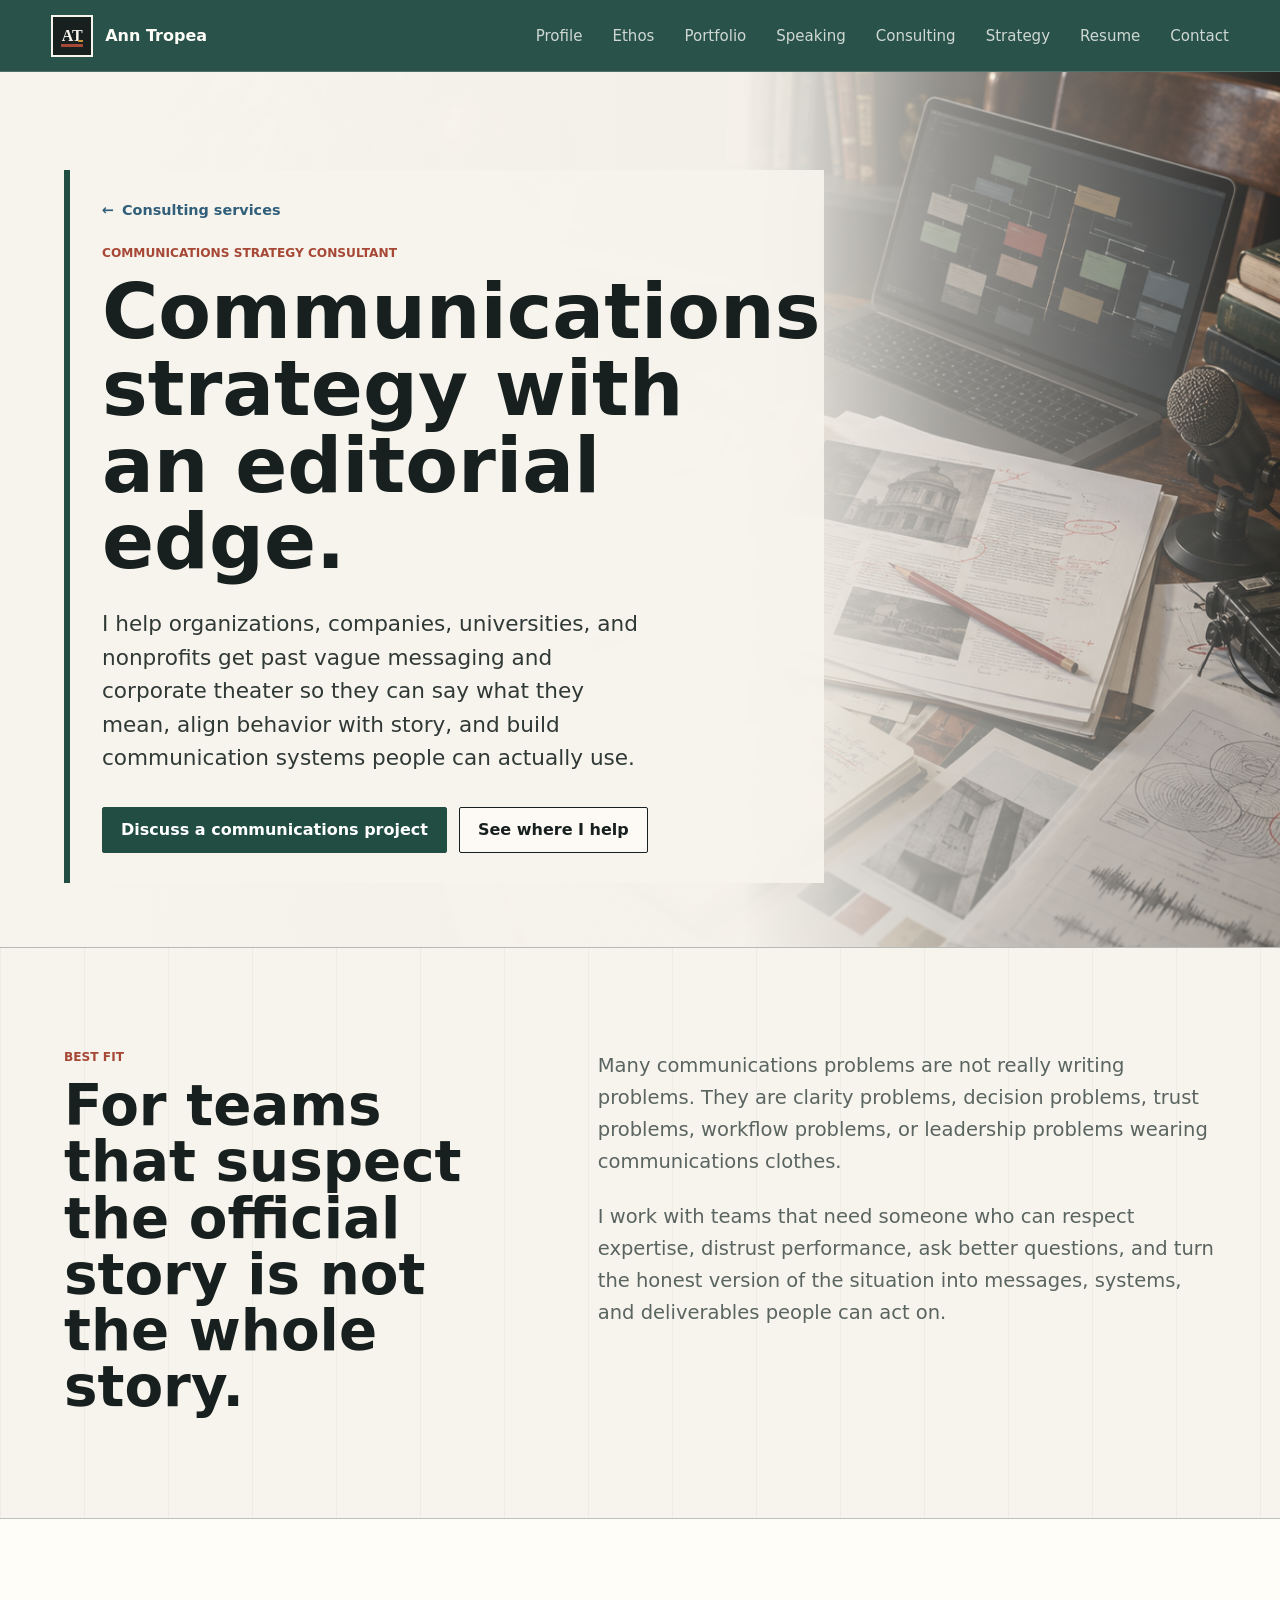
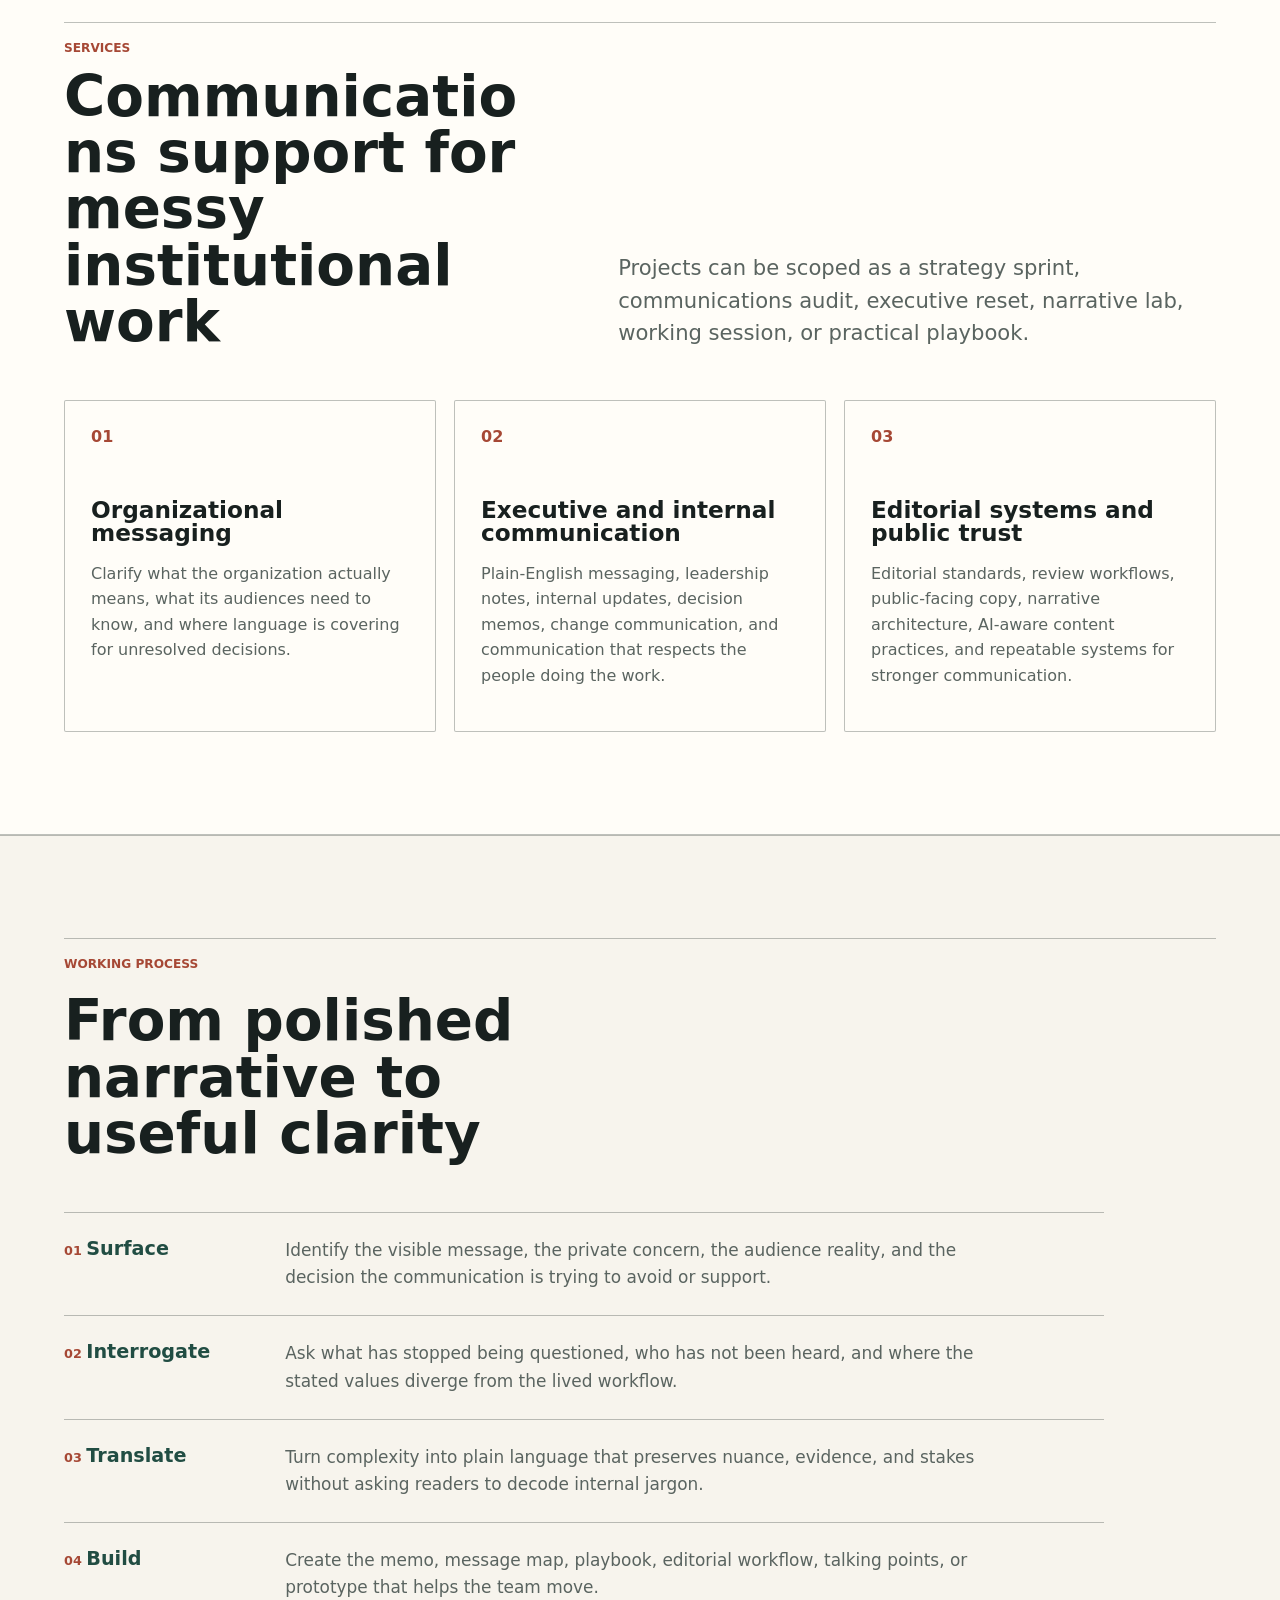
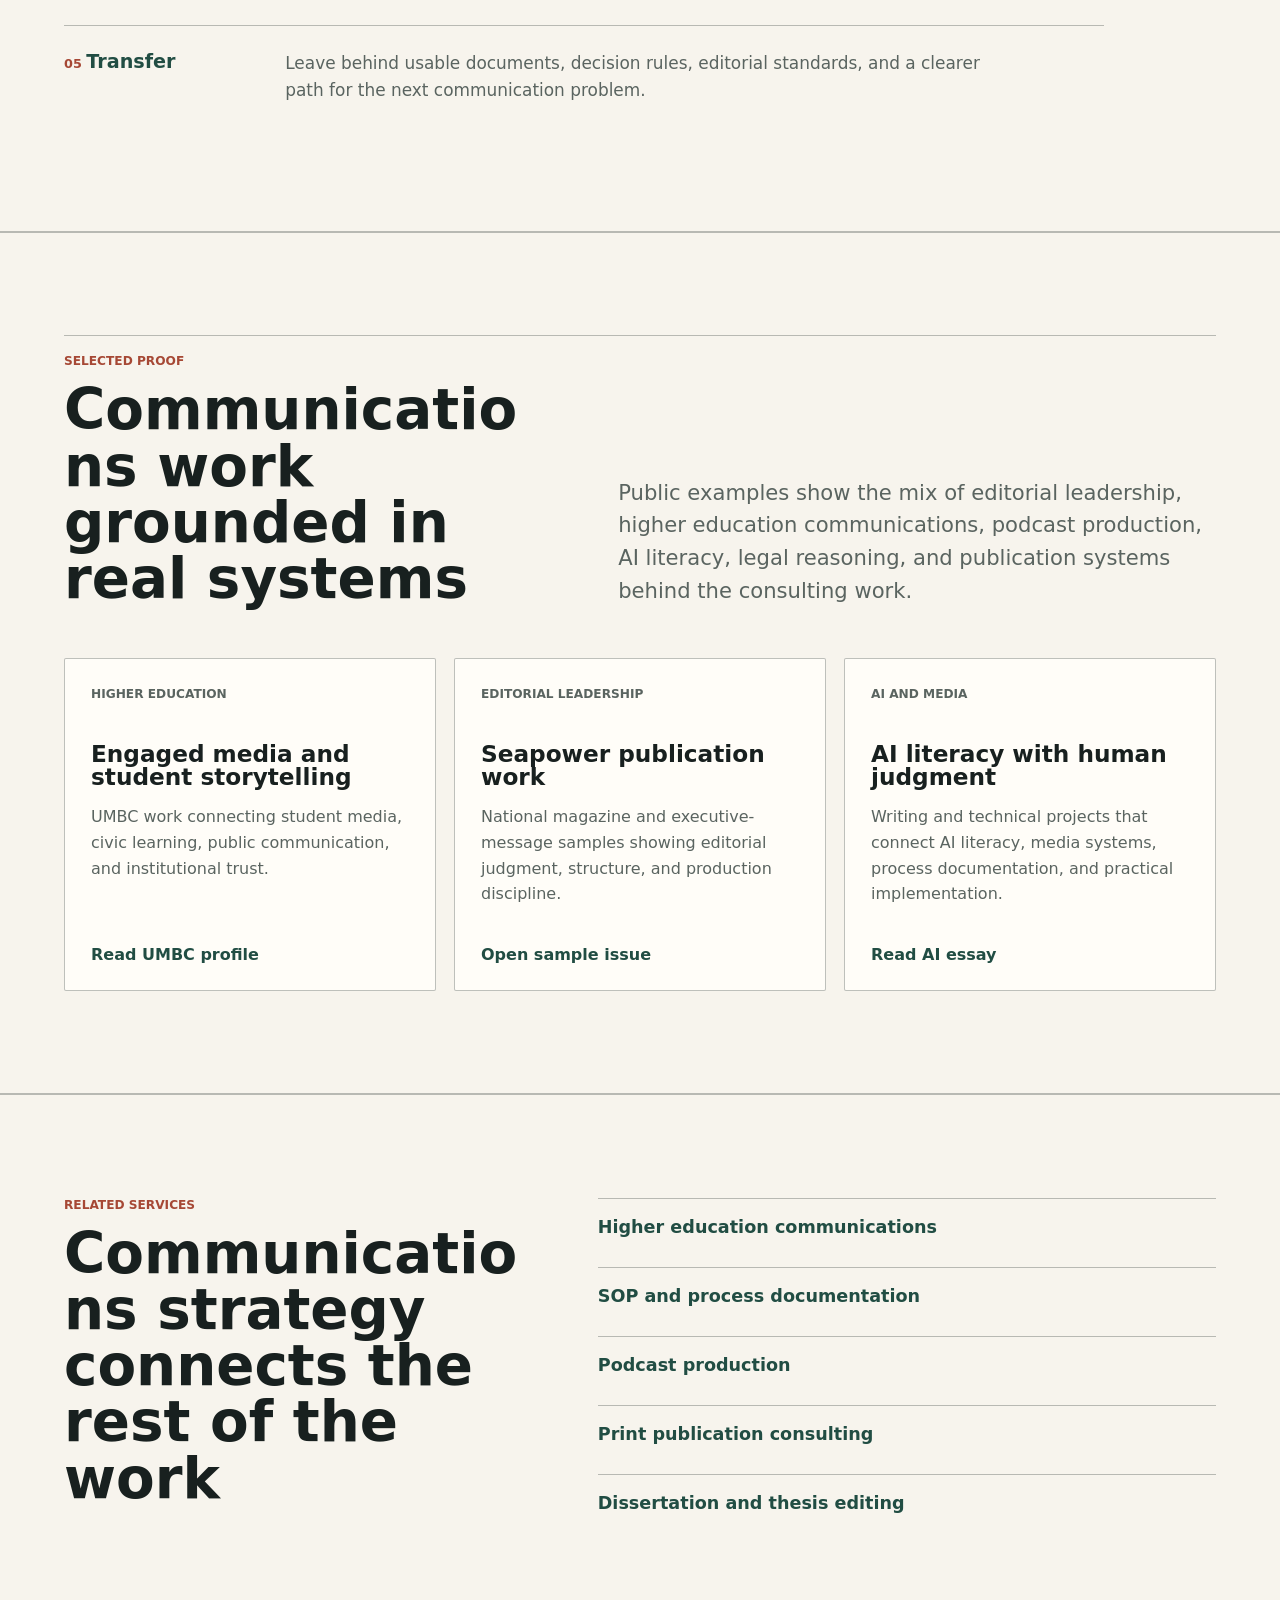
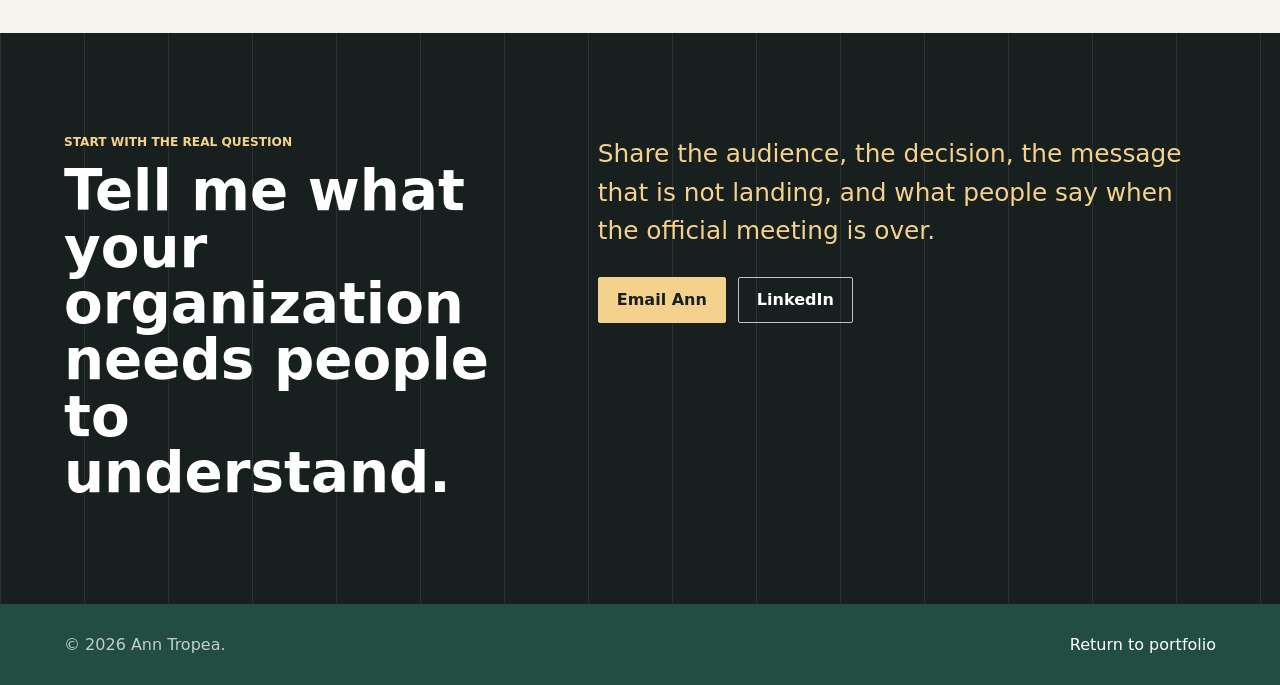
<file: communications-strategy-consultant/index.html>
<!doctype html>
<html lang="en">
  <head>
    <meta charset="utf-8">
    <meta name="viewport" content="width=device-width, initial-scale=1">
    <script async src="https://www.googletagmanager.com/gtag/js?id=G-M5VMC4W6X3"></script>
    <script>
      window.dataLayer = window.dataLayer || [];
      function gtag(){dataLayer.push(arguments);}
      gtag('js', new Date());
      gtag('config', 'G-M5VMC4W6X3');
    </script>
    <title>Communications Strategy Consultant | Ann Tropea</title>
    <meta name="description" content="Communications strategy consultant for organizations, companies, universities, and nonprofits that need sharper messaging, editorial judgment, internal clarity, and useful communication systems.">
    <meta name="author" content="Ann Tropea">
    <meta name="robots" content="index, follow, max-image-preview:large, max-snippet:-1, max-video-preview:-1">
    <meta name="googlebot" content="index, follow, max-image-preview:large, max-snippet:-1, max-video-preview:-1">
    <link rel="canonical" href="https://anntropea-oss.github.io/communications-strategy-consultant/">
    <link rel="sitemap" type="application/xml" href="https://anntropea-oss.github.io/sitemap.xml">
    <meta property="og:type" content="website">
    <meta property="og:site_name" content="Ann Tropea">
    <meta property="og:locale" content="en_US">
    <meta property="og:url" content="https://anntropea-oss.github.io/communications-strategy-consultant/">
    <meta property="og:title" content="Communications Strategy Consultant | Ann Tropea">
    <meta property="og:description" content="Plainspoken communications strategy for teams that need clearer messaging, stronger editorial systems, and less corporate theater.">
    <meta property="og:image" content="https://anntropea-oss.github.io/assets/social-preview.png">
    <meta property="og:image:alt" content="Ann Tropea editorial and technical communication portfolio preview.">
    <meta name="twitter:card" content="summary_large_image">
    <meta name="twitter:title" content="Communications Strategy Consultant | Ann Tropea">
    <meta name="twitter:description" content="Communications strategy for organizations, companies, universities, and nonprofits that need clarity with an editorial edge.">
    <meta name="twitter:image" content="https://anntropea-oss.github.io/assets/social-preview.png">
    <link rel="icon" href="../favicon.svg" type="image/svg+xml">
    <link rel="stylesheet" href="../styles.css?v=20260913-4">
    <script type="application/ld+json">
      {
        "@context": "https://schema.org",
        "@graph": [
          {
            "@type": "WebPage",
            "@id": "https://anntropea-oss.github.io/communications-strategy-consultant/#page",
            "url": "https://anntropea-oss.github.io/communications-strategy-consultant/",
            "name": "Communications Strategy Consultant | Ann Tropea",
            "description": "Communications strategy consulting for organizations, companies, universities, nonprofits, and mission-driven teams that need sharper messaging and stronger editorial systems.",
            "inLanguage": "en-US",
            "isPartOf": {
              "@id": "https://anntropea-oss.github.io/#website"
            },
            "mainEntity": {
              "@id": "https://anntropea-oss.github.io/communications-strategy-consultant/#service"
            }
          },
          {
            "@type": "Service",
            "@id": "https://anntropea-oss.github.io/communications-strategy-consultant/#service",
            "name": "Communications strategy consulting",
            "serviceType": "Organizational communications strategy, executive messaging, internal communications, editorial strategy, and public-facing communications consulting",
            "url": "https://anntropea-oss.github.io/communications-strategy-consultant/",
            "description": "Plain-language messaging, editorial strategy, executive communication, internal communication, narrative development, communications audits, AI literacy support, and useful communication systems for organizations.",
            "provider": {
              "@id": "https://anntropea-oss.github.io/#person"
            },
            "audience": {
              "@type": "Audience",
              "audienceType": "Organizations, corporations, universities, nonprofits, public-interest teams, and mission-driven leaders"
            }
          }
        ]
      }
    </script>
  </head>
  <body>
    <header class="site-header" aria-label="Primary">
      <a class="brand" href="../" aria-label="Ann Tropea home">
        <span class="brand-mark">AT</span>
        <span>Ann Tropea</span>
      </a>
      <nav class="nav-links" aria-label="Site">
        <a href="../#profile">Profile</a>
        <a href="../#ethos">Ethos</a>
        <a href="../#portfolio">Portfolio</a>
        <a href="../#speaking">Speaking</a>
        <a href="../#consulting">Consulting</a>
        <a href="../communications-strategy-consultant/">Strategy</a>
        <a href="../#resume">Resume</a>
        <a href="../#contact">Contact</a>
      </nav>
    </header>

    <main id="top">
      <section class="service-hero" aria-labelledby="service-title">
        <img class="service-hero-image" src="../assets/professional-workbench-hero-v2.png" alt="Editorial planning materials and a laptop arranged for communications strategy work.">
        <div class="service-hero-overlay"></div>
        <div class="service-hero-content">
          <a class="breadcrumb" href="../#consulting">Consulting services</a>
          <p class="kicker">Communications strategy consultant</p>
          <h1 id="service-title">Communications strategy with an editorial edge.</h1>
          <p class="hero-copy">I help organizations, companies, universities, and nonprofits get past vague messaging and corporate theater so they can say what they mean, align behavior with story, and build communication systems people can actually use.</p>
          <div class="hero-actions">
            <a class="button primary" href="mailto:anntropea@gmail.com?subject=Communications%20strategy%20consulting%20inquiry">Discuss a communications project</a>
            <a class="button secondary" href="#fit">See where I help</a>
          </div>
        </div>
      </section>

      <section class="section service-intro" id="fit" aria-labelledby="strategy-fit-title">
        <div>
          <p class="kicker">Best fit</p>
          <h2 id="strategy-fit-title">For teams that suspect the official story is not the whole story.</h2>
        </div>
        <div class="service-copy">
          <p>Many communications problems are not really writing problems. They are clarity problems, decision problems, trust problems, workflow problems, or leadership problems wearing communications clothes.</p>
          <p>I work with teams that need someone who can respect expertise, distrust performance, ask better questions, and turn the honest version of the situation into messages, systems, and deliverables people can act on.</p>
        </div>
      </section>

      <section class="section service-details" aria-labelledby="strategy-services-title">
        <div class="section-heading split-heading">
          <div>
            <p class="kicker">Services</p>
            <h2 id="strategy-services-title">Communications support for messy institutional work</h2>
          </div>
          <p>Projects can be scoped as a strategy sprint, communications audit, executive reset, narrative lab, working session, or practical playbook.</p>
        </div>
        <div class="detail-grid">
          <article>
            <span class="card-index">01</span>
            <h3>Organizational messaging</h3>
            <p>Clarify what the organization actually means, what its audiences need to know, and where language is covering for unresolved decisions.</p>
          </article>
          <article>
            <span class="card-index">02</span>
            <h3>Executive and internal communication</h3>
            <p>Plain-English messaging, leadership notes, internal updates, decision memos, change communication, and communication that respects the people doing the work.</p>
          </article>
          <article>
            <span class="card-index">03</span>
            <h3>Editorial systems and public trust</h3>
            <p>Editorial standards, review workflows, public-facing copy, narrative architecture, AI-aware content practices, and repeatable systems for stronger communication.</p>
          </article>
        </div>
      </section>

      <section class="section process-band" aria-labelledby="strategy-process-title">
        <div class="section-heading">
          <p class="kicker">Working process</p>
          <h2 id="strategy-process-title">From polished narrative to useful clarity</h2>
        </div>
        <ol class="process-list">
          <li><span>Surface</span><p>Identify the visible message, the private concern, the audience reality, and the decision the communication is trying to avoid or support.</p></li>
          <li><span>Interrogate</span><p>Ask what has stopped being questioned, who has not been heard, and where the stated values diverge from the lived workflow.</p></li>
          <li><span>Translate</span><p>Turn complexity into plain language that preserves nuance, evidence, and stakes without asking readers to decode internal jargon.</p></li>
          <li><span>Build</span><p>Create the memo, message map, playbook, editorial workflow, talking points, or prototype that helps the team move.</p></li>
          <li><span>Transfer</span><p>Leave behind usable documents, decision rules, editorial standards, and a clearer path for the next communication problem.</p></li>
        </ol>
      </section>

      <section class="section portfolio service-proof" aria-labelledby="strategy-proof-title">
        <div class="section-heading split-heading">
          <div>
            <p class="kicker">Selected proof</p>
            <h2 id="strategy-proof-title">Communications work grounded in real systems</h2>
          </div>
          <p>Public examples show the mix of editorial leadership, higher education communications, podcast production, AI literacy, legal reasoning, and publication systems behind the consulting work.</p>
        </div>
        <div class="proof-grid">
          <article class="proof-item">
            <p class="portfolio-type">Higher education</p>
            <h3>Engaged media and student storytelling</h3>
            <p>UMBC work connecting student media, civic learning, public communication, and institutional trust.</p>
            <a href="https://my3.my.umbc.edu/groups/umbc-news-magazine/posts/153126" target="_blank" rel="noreferrer">Read UMBC profile</a>
          </article>
          <article class="proof-item">
            <p class="portfolio-type">Editorial leadership</p>
            <h3>Seapower publication work</h3>
            <p>National magazine and executive-message samples showing editorial judgment, structure, and production discipline.</p>
            <a href="../assets/writing-samples/sea-sept23-digital-reduced.pdf" target="_blank" rel="noreferrer">Open sample issue</a>
          </article>
          <article class="proof-item">
            <p class="portfolio-type">AI and media</p>
            <h3>AI literacy with human judgment</h3>
            <p>Writing and technical projects that connect AI literacy, media systems, process documentation, and practical implementation.</p>
            <a href="https://computationalhistory.substack.com/p/im-a-doula-but-also-an-ai-doula" target="_blank" rel="noreferrer">Read AI essay</a>
          </article>
        </div>
      </section>

      <section class="section related-services" aria-labelledby="strategy-related-title">
        <div>
          <p class="kicker">Related services</p>
          <h2 id="strategy-related-title">Communications strategy connects the rest of the work</h2>
        </div>
        <div class="related-links">
          <a href="../higher-education-communications/">Higher education communications</a>
          <a href="../sop-process-documentation/">SOP and process documentation</a>
          <a href="../podcast-production/">Podcast production</a>
          <a href="../print-publication-consulting/">Print publication consulting</a>
          <a href="../dissertation-thesis-editing/">Dissertation and thesis editing</a>
        </div>
      </section>

      <section class="section contact" aria-labelledby="strategy-contact-title">
        <div>
          <p class="kicker">Start with the real question</p>
          <h2 id="strategy-contact-title">Tell me what your organization needs people to understand.</h2>
        </div>
        <div class="contact-panel">
          <p>Share the audience, the decision, the message that is not landing, and what people say when the official meeting is over.</p>
          <div class="resume-actions">
            <a class="button primary" href="mailto:anntropea@gmail.com?subject=Communications%20strategy%20consulting%20inquiry">Email Ann</a>
            <a class="button secondary" href="https://www.linkedin.com/in/ann-tropea" target="_blank" rel="noreferrer">LinkedIn</a>
          </div>
        </div>
      </section>
    </main>

    <footer class="site-footer">
      <p>&copy; 2026 Ann Tropea.</p>
      <a href="../">Return to portfolio</a>
    </footer>
  </body>
</html>
</file>
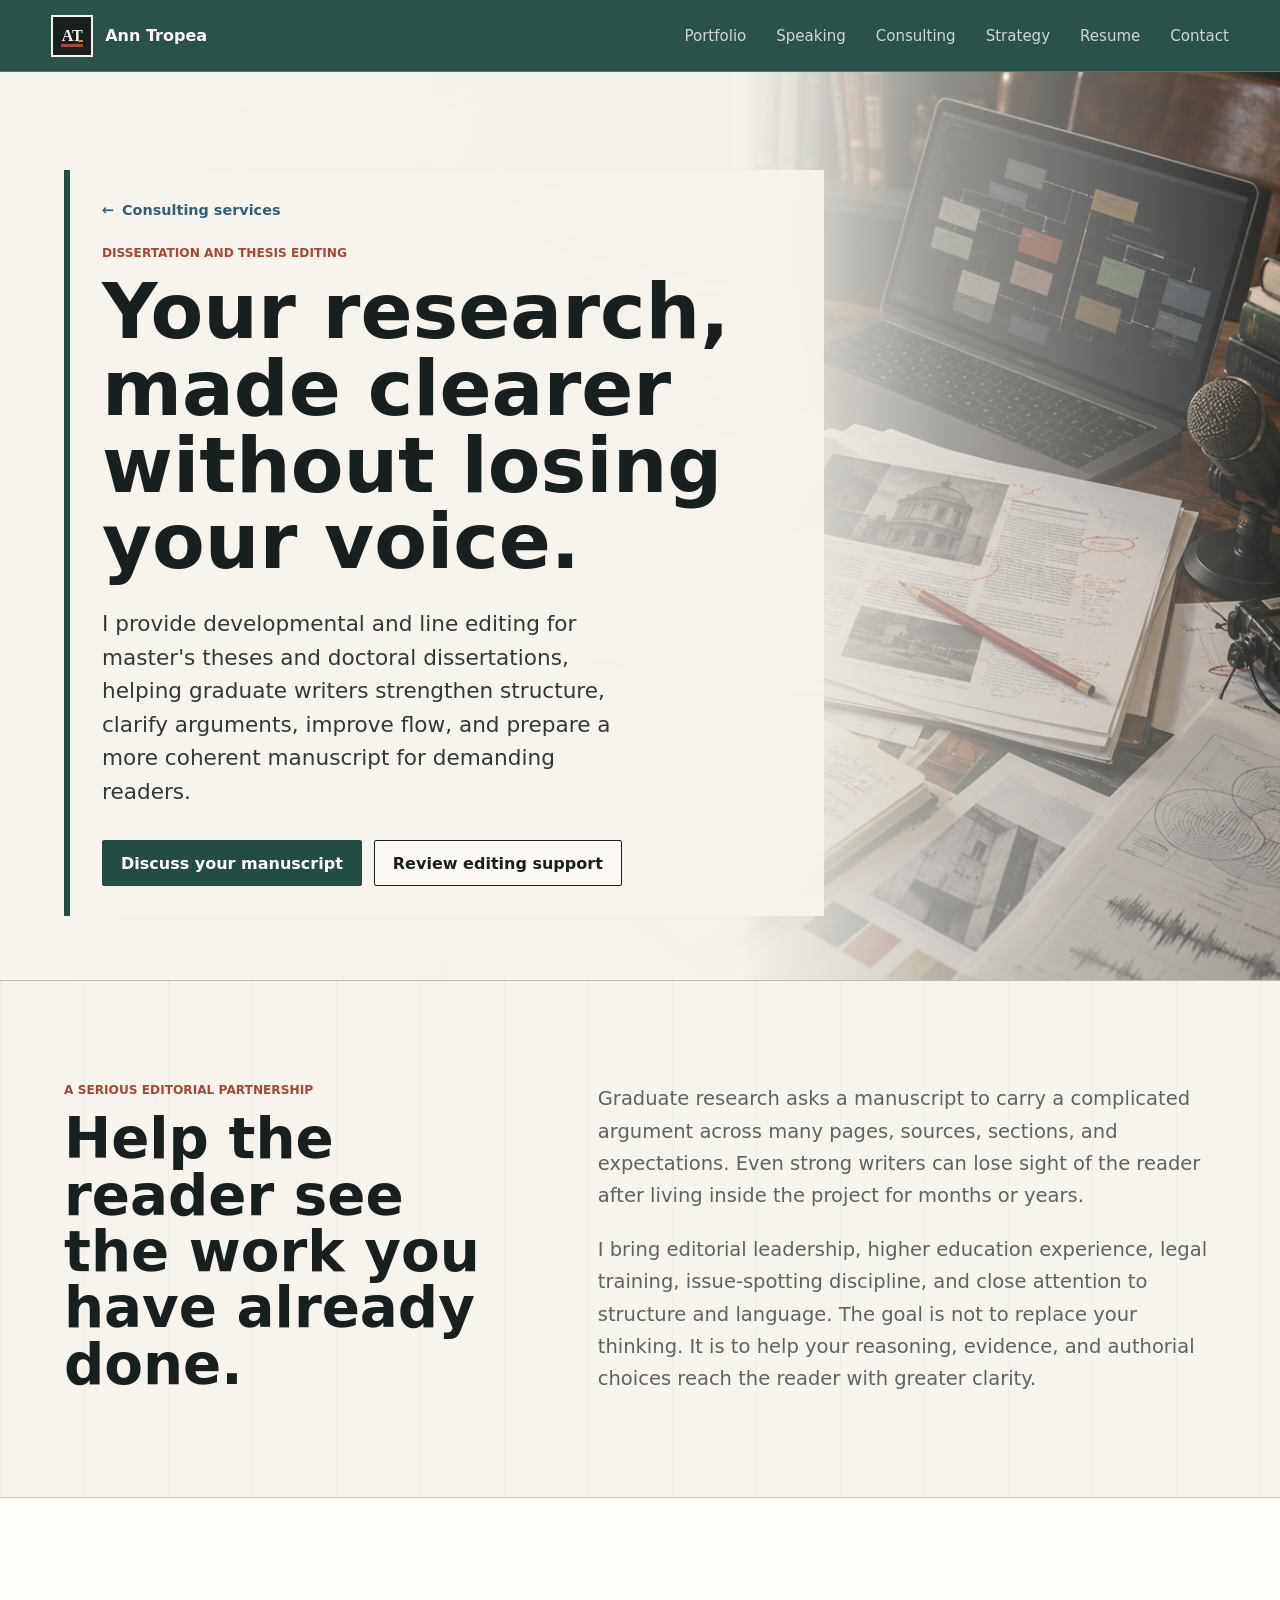
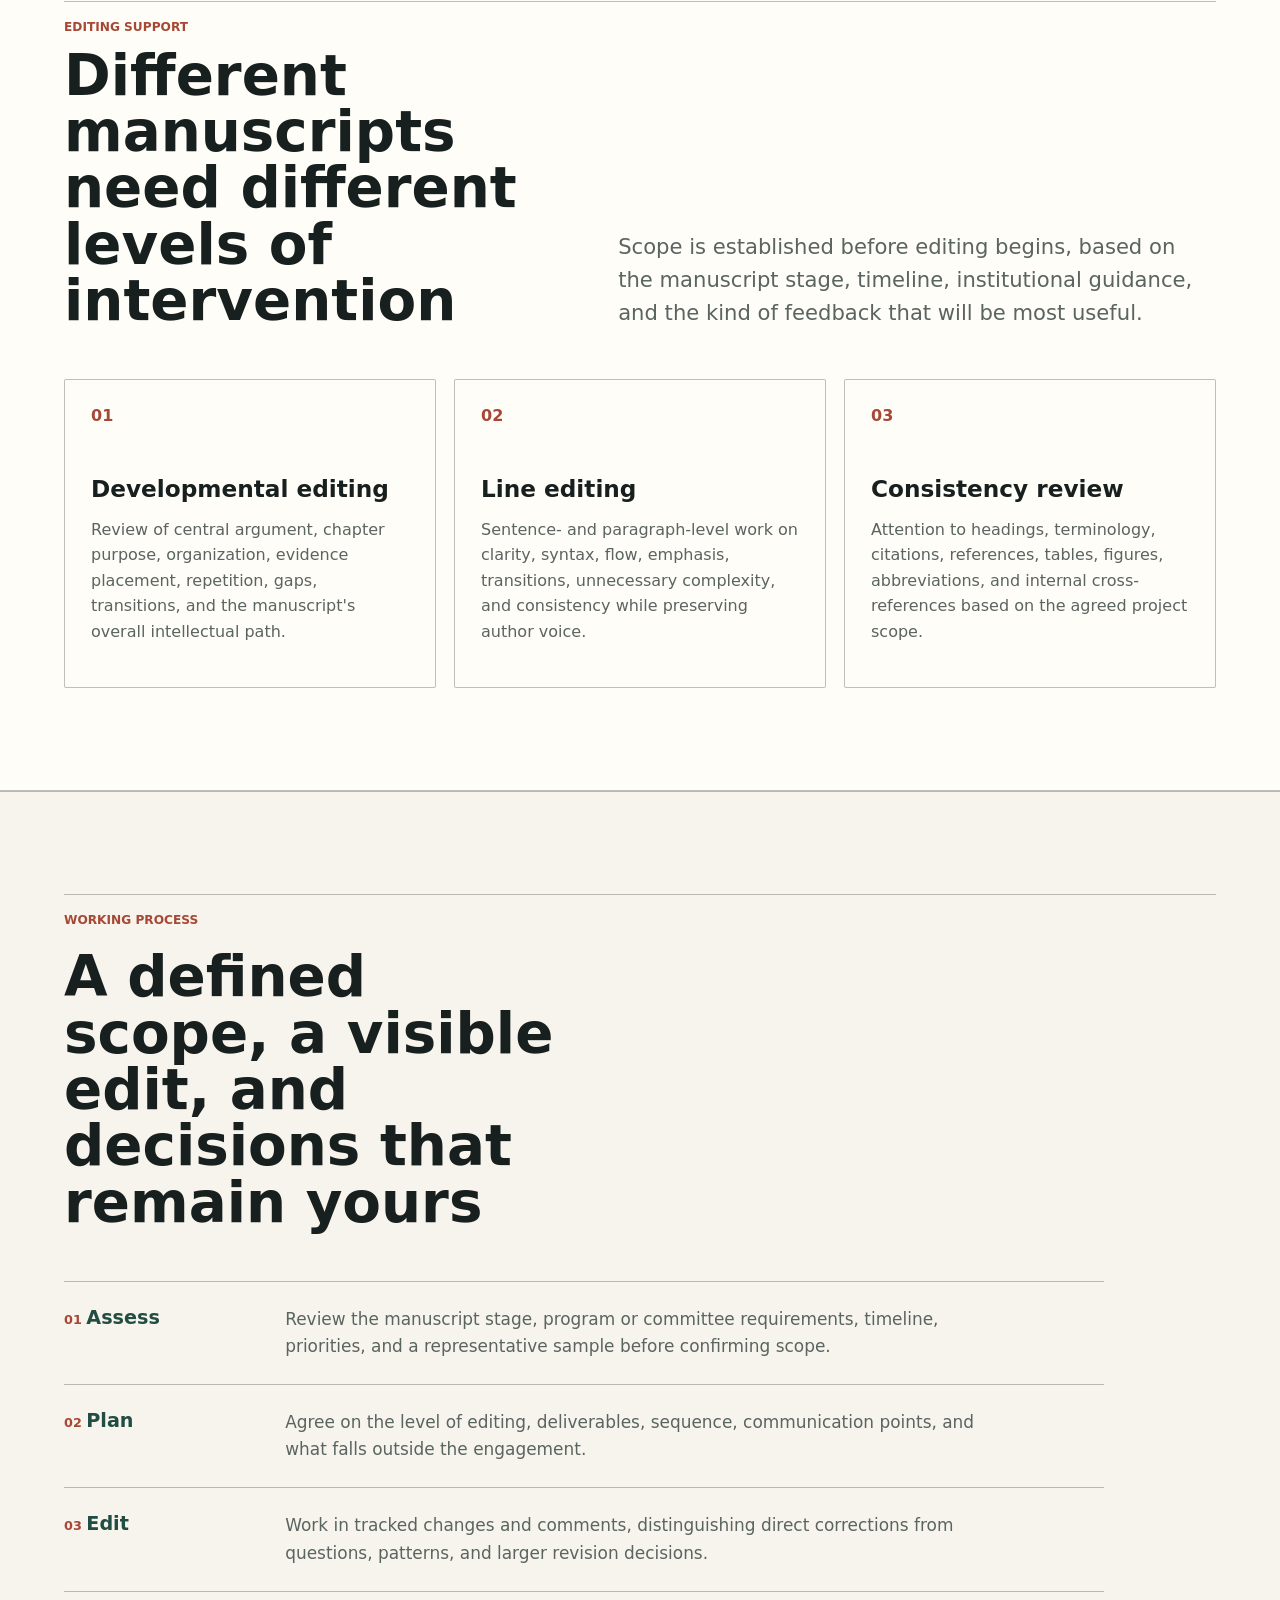
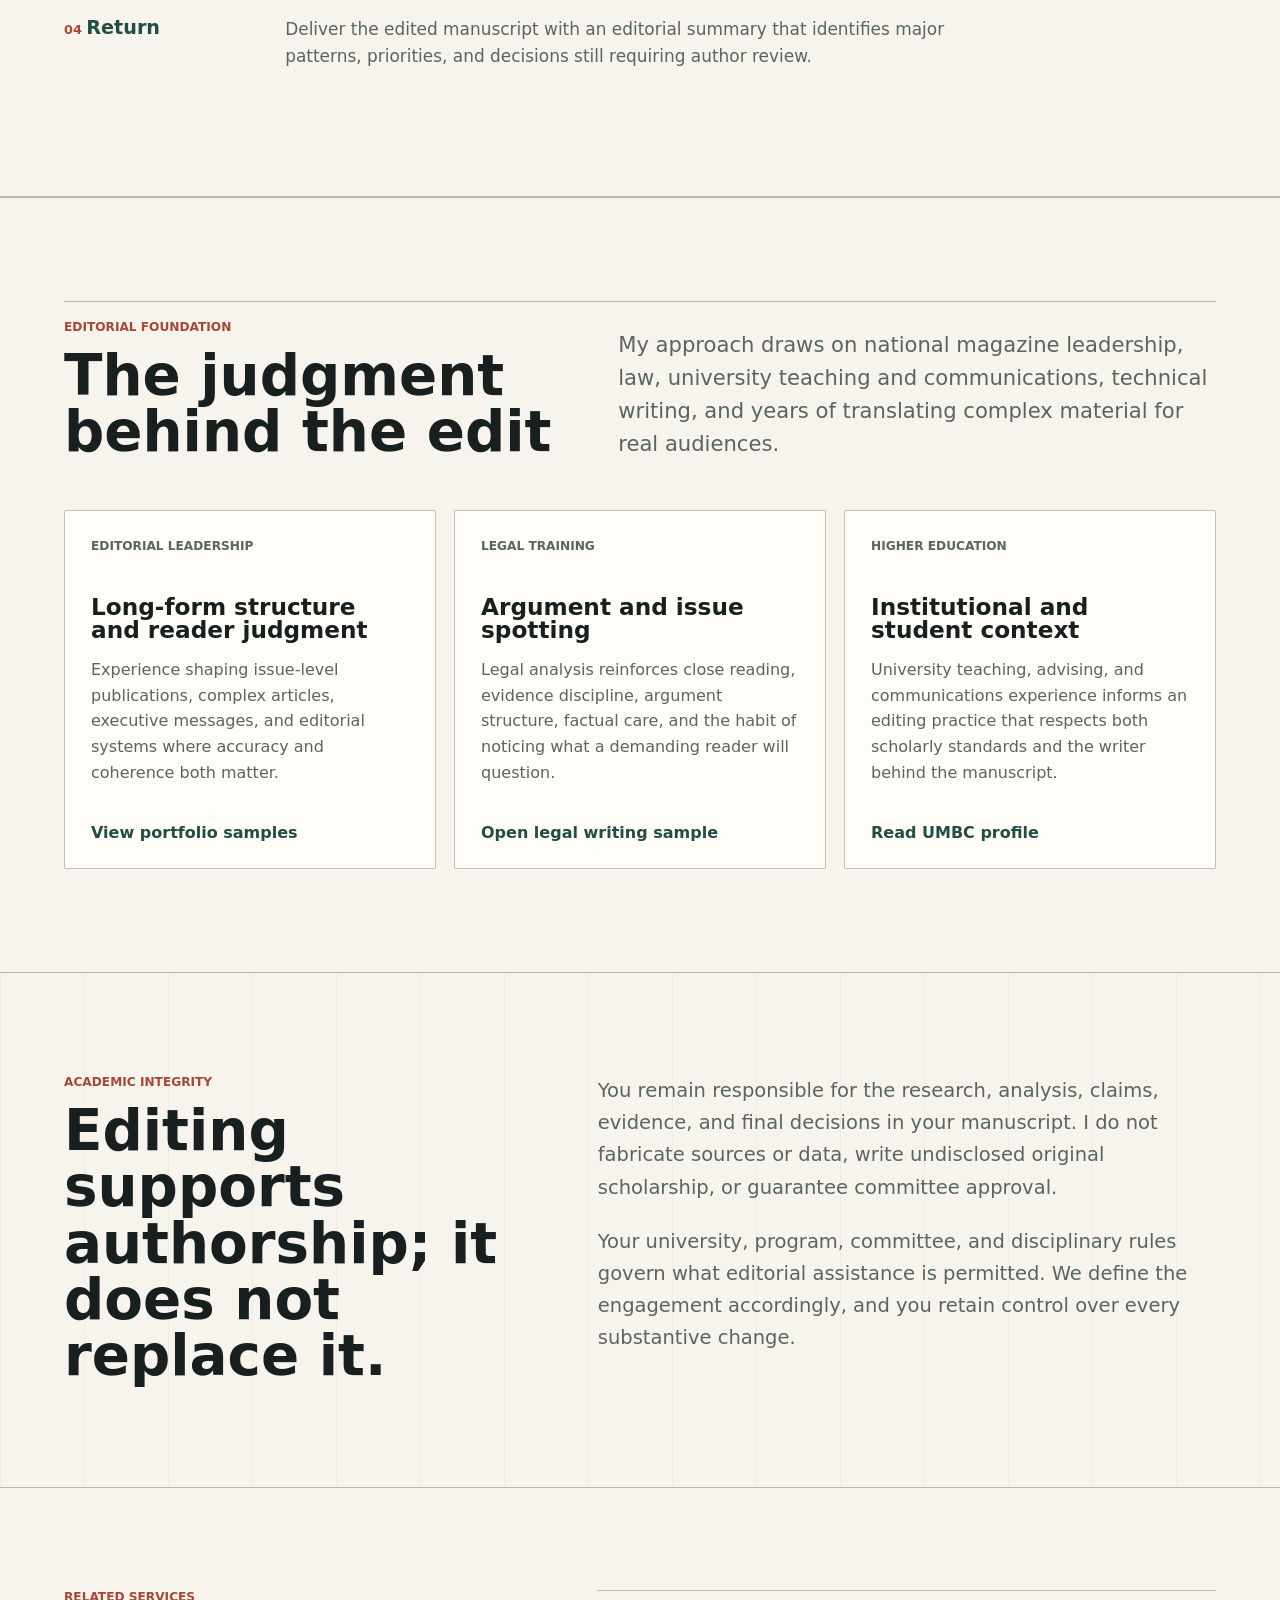
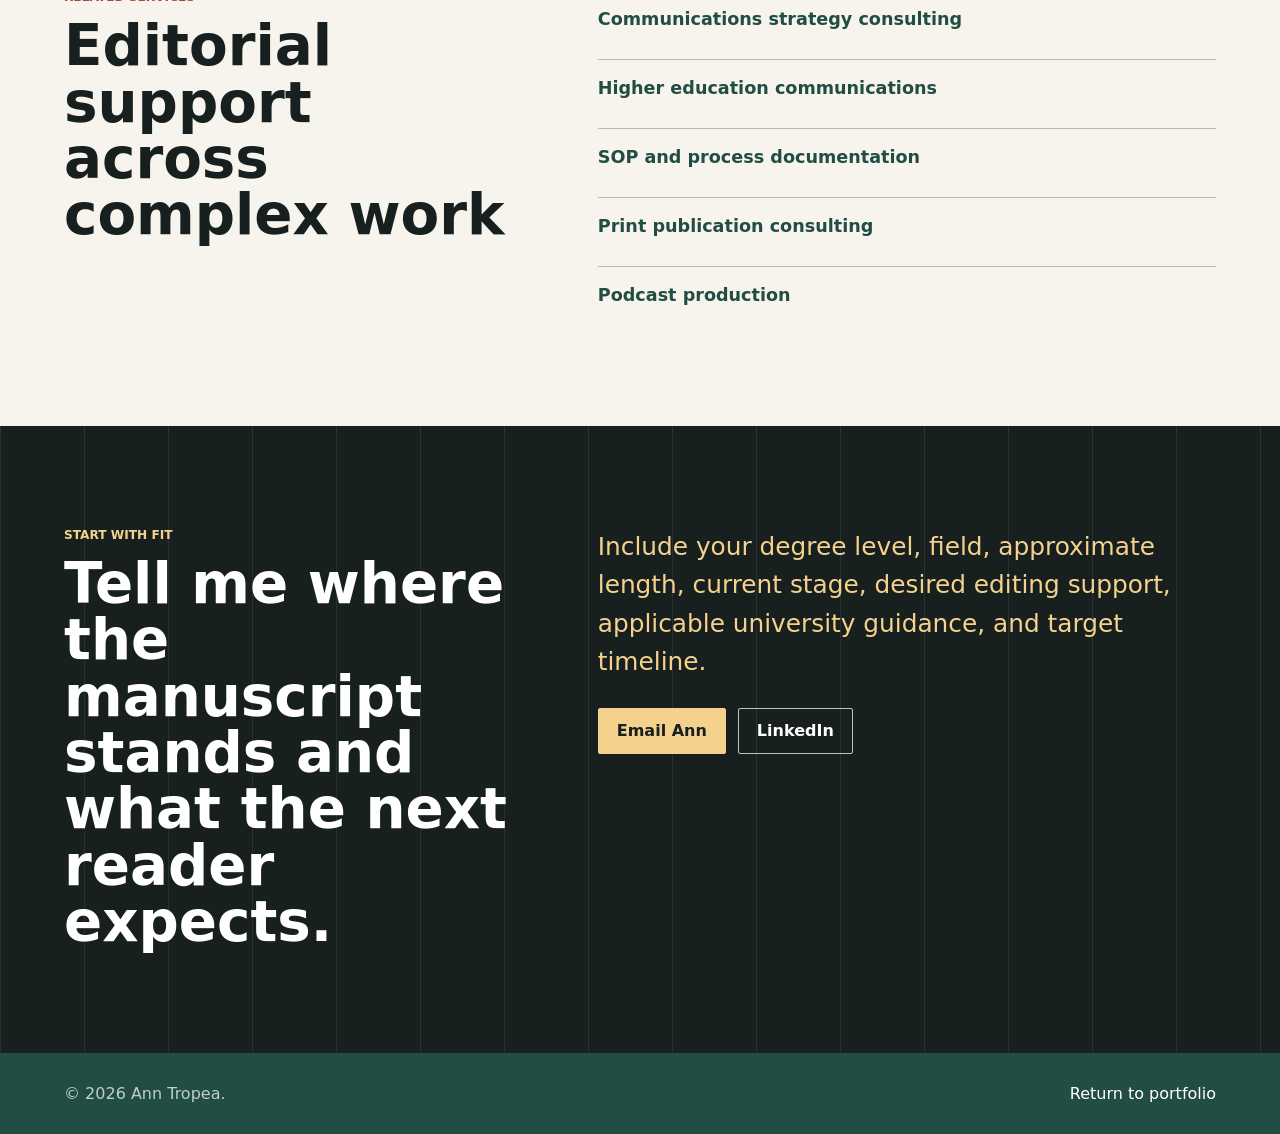
<file: dissertation-thesis-editing/index.html>
<!doctype html>
<html lang="en">
  <head>
    <meta charset="utf-8">
    <meta name="viewport" content="width=device-width, initial-scale=1">
    <script async src="https://www.googletagmanager.com/gtag/js?id=G-M5VMC4W6X3"></script>
    <script>
      window.dataLayer = window.dataLayer || [];
      function gtag(){dataLayer.push(arguments);}
      gtag('js', new Date());
      gtag('config', 'G-M5VMC4W6X3');
    </script>
    <title>Dissertation &amp; Thesis Editor | Ann Tropea</title>
    <meta name="description" content="Developmental and line editing for master's theses and doctoral dissertations, with attention to argument, structure, clarity, consistency, and author voice.">
    <meta name="author" content="Ann Tropea">
    <meta name="robots" content="index, follow, max-image-preview:large, max-snippet:-1, max-video-preview:-1">
    <meta name="googlebot" content="index, follow, max-image-preview:large, max-snippet:-1, max-video-preview:-1">
    <link rel="canonical" href="https://anntropea-oss.github.io/dissertation-thesis-editing/">
    <link rel="sitemap" type="application/xml" href="https://anntropea-oss.github.io/sitemap.xml">
    <meta property="og:type" content="website">
    <meta property="og:site_name" content="Ann Tropea">
    <meta property="og:locale" content="en_US">
    <meta property="og:url" content="https://anntropea-oss.github.io/dissertation-thesis-editing/">
    <meta property="og:title" content="Dissertation &amp; Thesis Editor | Ann Tropea">
    <meta property="og:description" content="Developmental and line editing that strengthens argument, structure, clarity, consistency, and author voice.">
    <meta property="og:image" content="https://anntropea-oss.github.io/assets/social-preview.png">
    <meta property="og:image:alt" content="Ann Tropea editorial and technical communication portfolio preview.">
    <meta name="twitter:card" content="summary_large_image">
    <meta name="twitter:title" content="Dissertation &amp; Thesis Editor | Ann Tropea">
    <meta name="twitter:description" content="Developmental and line editing that strengthens argument, structure, clarity, consistency, and author voice.">
    <meta name="twitter:image" content="https://anntropea-oss.github.io/assets/social-preview.png">
    <link rel="icon" href="../favicon.svg" type="image/svg+xml">
    <link rel="stylesheet" href="../styles.css?v=20260913-4">
    <script type="application/ld+json">
      {
        "@context": "https://schema.org",
        "@graph": [
          {
            "@type": "WebPage",
            "@id": "https://anntropea-oss.github.io/dissertation-thesis-editing/#page",
            "url": "https://anntropea-oss.github.io/dissertation-thesis-editing/",
            "name": "Dissertation & Thesis Editor | Ann Tropea",
            "description": "Developmental and line editing for master's theses and doctoral dissertations.",
            "inLanguage": "en-US",
            "isPartOf": {
              "@id": "https://anntropea-oss.github.io/#website"
            },
            "mainEntity": {
              "@id": "https://anntropea-oss.github.io/dissertation-thesis-editing/#service"
            }
          },
          {
            "@type": "Service",
            "@id": "https://anntropea-oss.github.io/dissertation-thesis-editing/#service",
            "name": "Dissertation and thesis editing",
            "serviceType": "Developmental and line editing for graduate research",
            "url": "https://anntropea-oss.github.io/dissertation-thesis-editing/",
            "description": "Editorial review of argument, chapter structure, clarity, organization, consistency, transitions, and reader expectations for master's and doctoral research.",
            "provider": {
              "@id": "https://anntropea-oss.github.io/#person"
            },
            "audience": {
              "@type": "Audience",
              "audienceType": "Master's students and doctoral candidates"
            }
          }
        ]
      }
    </script>
  </head>
  <body>
    <header class="site-header" aria-label="Primary">
      <a class="brand" href="../" aria-label="Ann Tropea home">
        <span class="brand-mark">AT</span>
        <span>Ann Tropea</span>
      </a>
      <nav class="nav-links" aria-label="Site">
        <a href="../#portfolio">Portfolio</a>
        <a href="../#speaking">Speaking</a>
        <a href="../#consulting">Consulting</a>
        <a href="../communications-strategy-consultant/">Strategy</a>
        <a href="../#resume">Resume</a>
        <a href="../#contact">Contact</a>
      </nav>
    </header>

    <main id="top">
      <section class="service-hero" aria-labelledby="service-title">
        <img class="service-hero-image" src="../assets/professional-workbench-hero-v2.png" alt="Research notes, editorial materials, and a laptop arranged on a professional workbench.">
        <div class="service-hero-overlay"></div>
        <div class="service-hero-content">
          <a class="breadcrumb" href="../#consulting">Consulting services</a>
          <p class="kicker">Dissertation and thesis editing</p>
          <h1 id="service-title">Your research, made clearer without losing your voice.</h1>
          <p class="hero-copy">I provide developmental and line editing for master's theses and doctoral dissertations, helping graduate writers strengthen structure, clarify arguments, improve flow, and prepare a more coherent manuscript for demanding readers.</p>
          <div class="hero-actions">
            <a class="button primary" href="mailto:anntropea@gmail.com?subject=Dissertation%20or%20thesis%20editing%20inquiry">Discuss your manuscript</a>
            <a class="button secondary" href="#scope">Review editing support</a>
          </div>
        </div>
      </section>

      <section class="section service-intro" aria-labelledby="editing-fit-title">
        <div>
          <p class="kicker">A serious editorial partnership</p>
          <h2 id="editing-fit-title">Help the reader see the work you have already done.</h2>
        </div>
        <div class="service-copy">
          <p>Graduate research asks a manuscript to carry a complicated argument across many pages, sources, sections, and expectations. Even strong writers can lose sight of the reader after living inside the project for months or years.</p>
          <p>I bring editorial leadership, higher education experience, legal training, issue-spotting discipline, and close attention to structure and language. The goal is not to replace your thinking. It is to help your reasoning, evidence, and authorial choices reach the reader with greater clarity.</p>
        </div>
      </section>

      <section class="section service-details" id="scope" aria-labelledby="editing-services-title">
        <div class="section-heading split-heading">
          <div>
            <p class="kicker">Editing support</p>
            <h2 id="editing-services-title">Different manuscripts need different levels of intervention</h2>
          </div>
          <p>Scope is established before editing begins, based on the manuscript stage, timeline, institutional guidance, and the kind of feedback that will be most useful.</p>
        </div>
        <div class="detail-grid">
          <article>
            <span class="card-index">01</span>
            <h3>Developmental editing</h3>
            <p>Review of central argument, chapter purpose, organization, evidence placement, repetition, gaps, transitions, and the manuscript's overall intellectual path.</p>
          </article>
          <article>
            <span class="card-index">02</span>
            <h3>Line editing</h3>
            <p>Sentence- and paragraph-level work on clarity, syntax, flow, emphasis, transitions, unnecessary complexity, and consistency while preserving author voice.</p>
          </article>
          <article>
            <span class="card-index">03</span>
            <h3>Consistency review</h3>
            <p>Attention to headings, terminology, citations, references, tables, figures, abbreviations, and internal cross-references based on the agreed project scope.</p>
          </article>
        </div>
      </section>

      <section class="section process-band" aria-labelledby="editing-process-title">
        <div class="section-heading">
          <p class="kicker">Working process</p>
          <h2 id="editing-process-title">A defined scope, a visible edit, and decisions that remain yours</h2>
        </div>
        <ol class="process-list">
          <li><span>Assess</span><p>Review the manuscript stage, program or committee requirements, timeline, priorities, and a representative sample before confirming scope.</p></li>
          <li><span>Plan</span><p>Agree on the level of editing, deliverables, sequence, communication points, and what falls outside the engagement.</p></li>
          <li><span>Edit</span><p>Work in tracked changes and comments, distinguishing direct corrections from questions, patterns, and larger revision decisions.</p></li>
          <li><span>Return</span><p>Deliver the edited manuscript with an editorial summary that identifies major patterns, priorities, and decisions still requiring author review.</p></li>
        </ol>
      </section>

      <section class="section portfolio service-proof" aria-labelledby="editing-qualifications-title">
        <div class="section-heading split-heading">
          <div>
            <p class="kicker">Editorial foundation</p>
            <h2 id="editing-qualifications-title">The judgment behind the edit</h2>
          </div>
          <p>My approach draws on national magazine leadership, law, university teaching and communications, technical writing, and years of translating complex material for real audiences.</p>
        </div>
        <div class="proof-grid">
          <article class="proof-item">
            <p class="portfolio-type">Editorial leadership</p>
            <h3>Long-form structure and reader judgment</h3>
            <p>Experience shaping issue-level publications, complex articles, executive messages, and editorial systems where accuracy and coherence both matter.</p>
            <a href="../#portfolio">View portfolio samples</a>
          </article>
          <article class="proof-item">
            <p class="portfolio-type">Legal training</p>
            <h3>Argument and issue spotting</h3>
            <p>Legal analysis reinforces close reading, evidence discipline, argument structure, factual care, and the habit of noticing what a demanding reader will question.</p>
            <a href="../assets/writing-samples/ftd-1103-tropea-fenton.pdf" target="_blank" rel="noreferrer">Open legal writing sample</a>
          </article>
          <article class="proof-item">
            <p class="portfolio-type">Higher education</p>
            <h3>Institutional and student context</h3>
            <p>University teaching, advising, and communications experience informs an editing practice that respects both scholarly standards and the writer behind the manuscript.</p>
            <a href="https://my3.my.umbc.edu/groups/umbc-news-magazine/posts/153126" target="_blank" rel="noreferrer">Read UMBC profile</a>
          </article>
        </div>
      </section>

      <section class="section service-intro academic-integrity" aria-labelledby="integrity-title">
        <div>
          <p class="kicker">Academic integrity</p>
          <h2 id="integrity-title">Editing supports authorship; it does not replace it.</h2>
        </div>
        <div class="service-copy">
          <p>You remain responsible for the research, analysis, claims, evidence, and final decisions in your manuscript. I do not fabricate sources or data, write undisclosed original scholarship, or guarantee committee approval.</p>
          <p>Your university, program, committee, and disciplinary rules govern what editorial assistance is permitted. We define the engagement accordingly, and you retain control over every substantive change.</p>
        </div>
      </section>

      <section class="section related-services" aria-labelledby="editing-related-title">
        <div>
          <p class="kicker">Related services</p>
          <h2 id="editing-related-title">Editorial support across complex work</h2>
        </div>
        <div class="related-links">
          <a href="../communications-strategy-consultant/">Communications strategy consulting</a>
          <a href="../higher-education-communications/">Higher education communications</a>
          <a href="../sop-process-documentation/">SOP and process documentation</a>
          <a href="../print-publication-consulting/">Print publication consulting</a>
          <a href="../podcast-production/">Podcast production</a>
        </div>
      </section>

      <section class="section contact" aria-labelledby="editing-contact-title">
        <div>
          <p class="kicker">Start with fit</p>
          <h2 id="editing-contact-title">Tell me where the manuscript stands and what the next reader expects.</h2>
        </div>
        <div class="contact-panel">
          <p>Include your degree level, field, approximate length, current stage, desired editing support, applicable university guidance, and target timeline.</p>
          <div class="resume-actions">
            <a class="button primary" href="mailto:anntropea@gmail.com?subject=Dissertation%20or%20thesis%20editing%20inquiry">Email Ann</a>
            <a class="button secondary" href="https://www.linkedin.com/in/ann-tropea" target="_blank" rel="noreferrer">LinkedIn</a>
          </div>
        </div>
      </section>
    </main>

    <footer class="site-footer">
      <p>&copy; 2026 Ann Tropea.</p>
      <a href="../">Return to portfolio</a>
    </footer>
  </body>
</html>
</file>
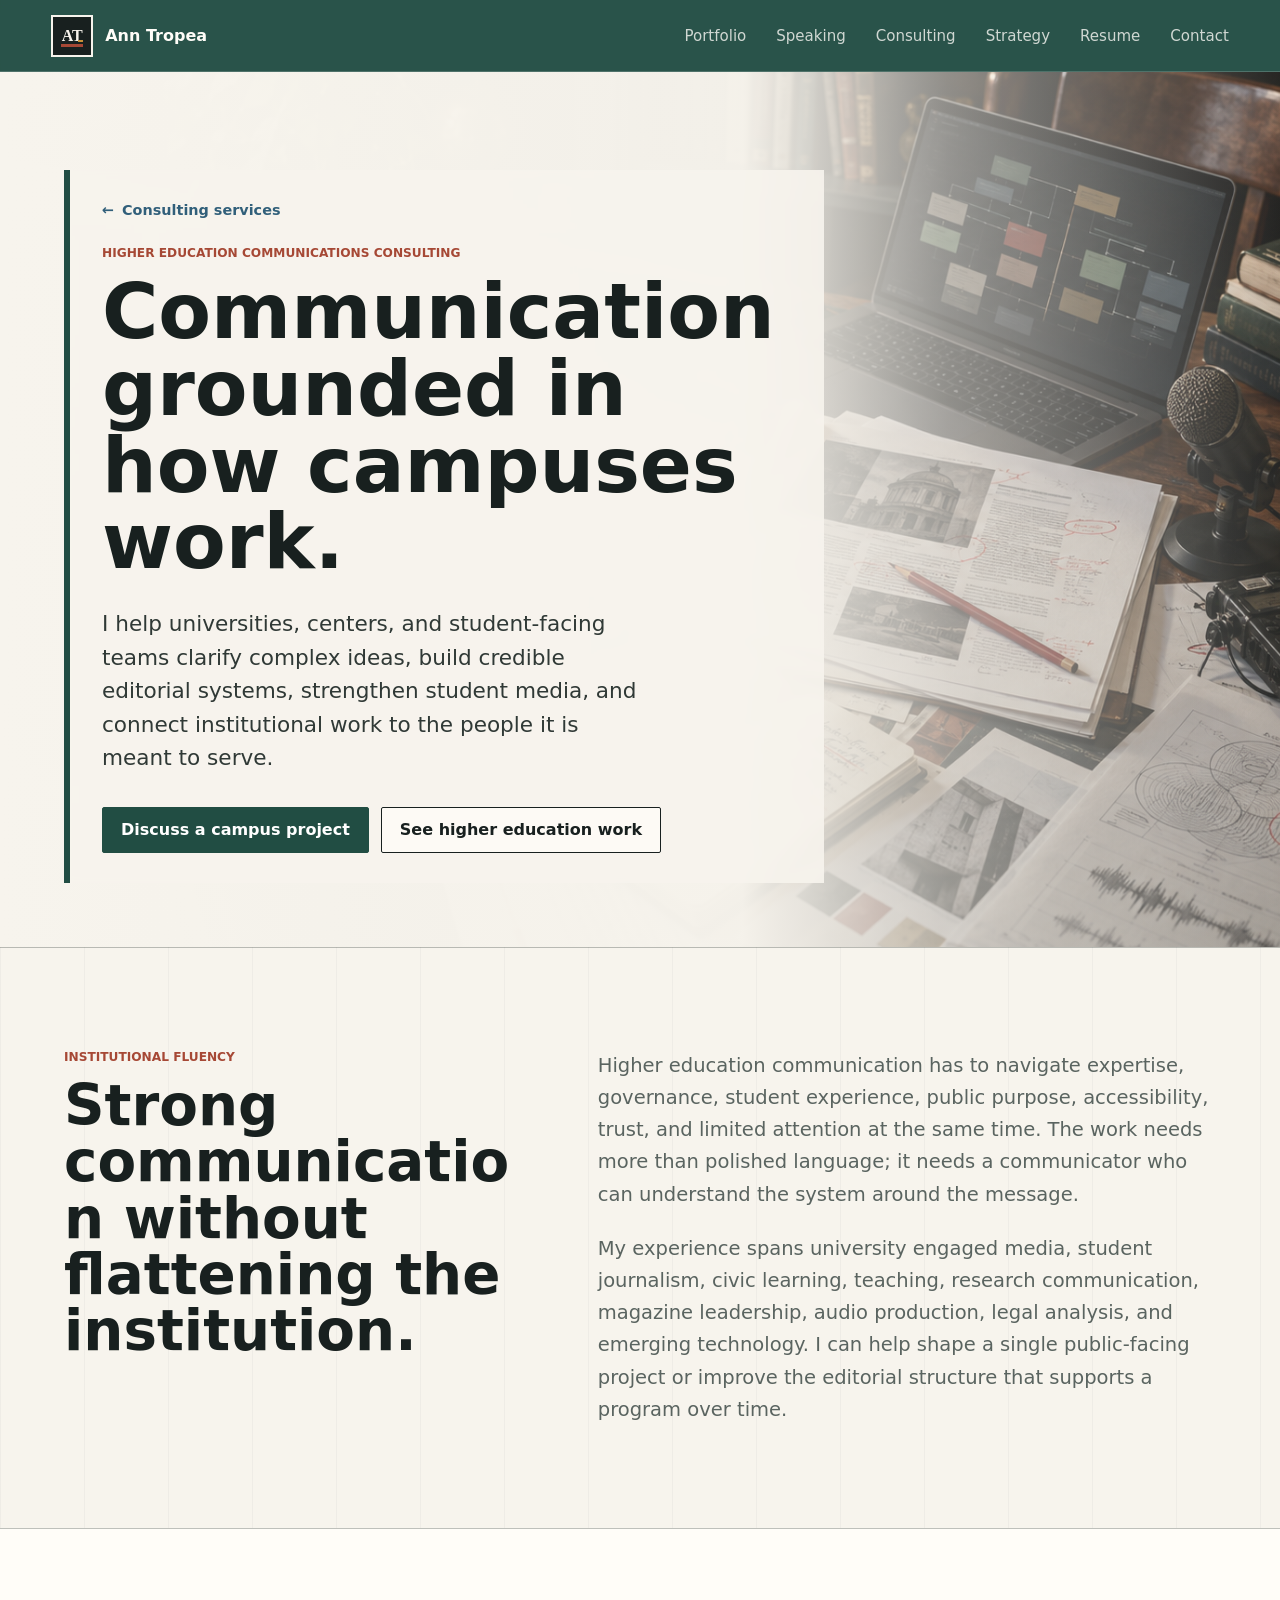
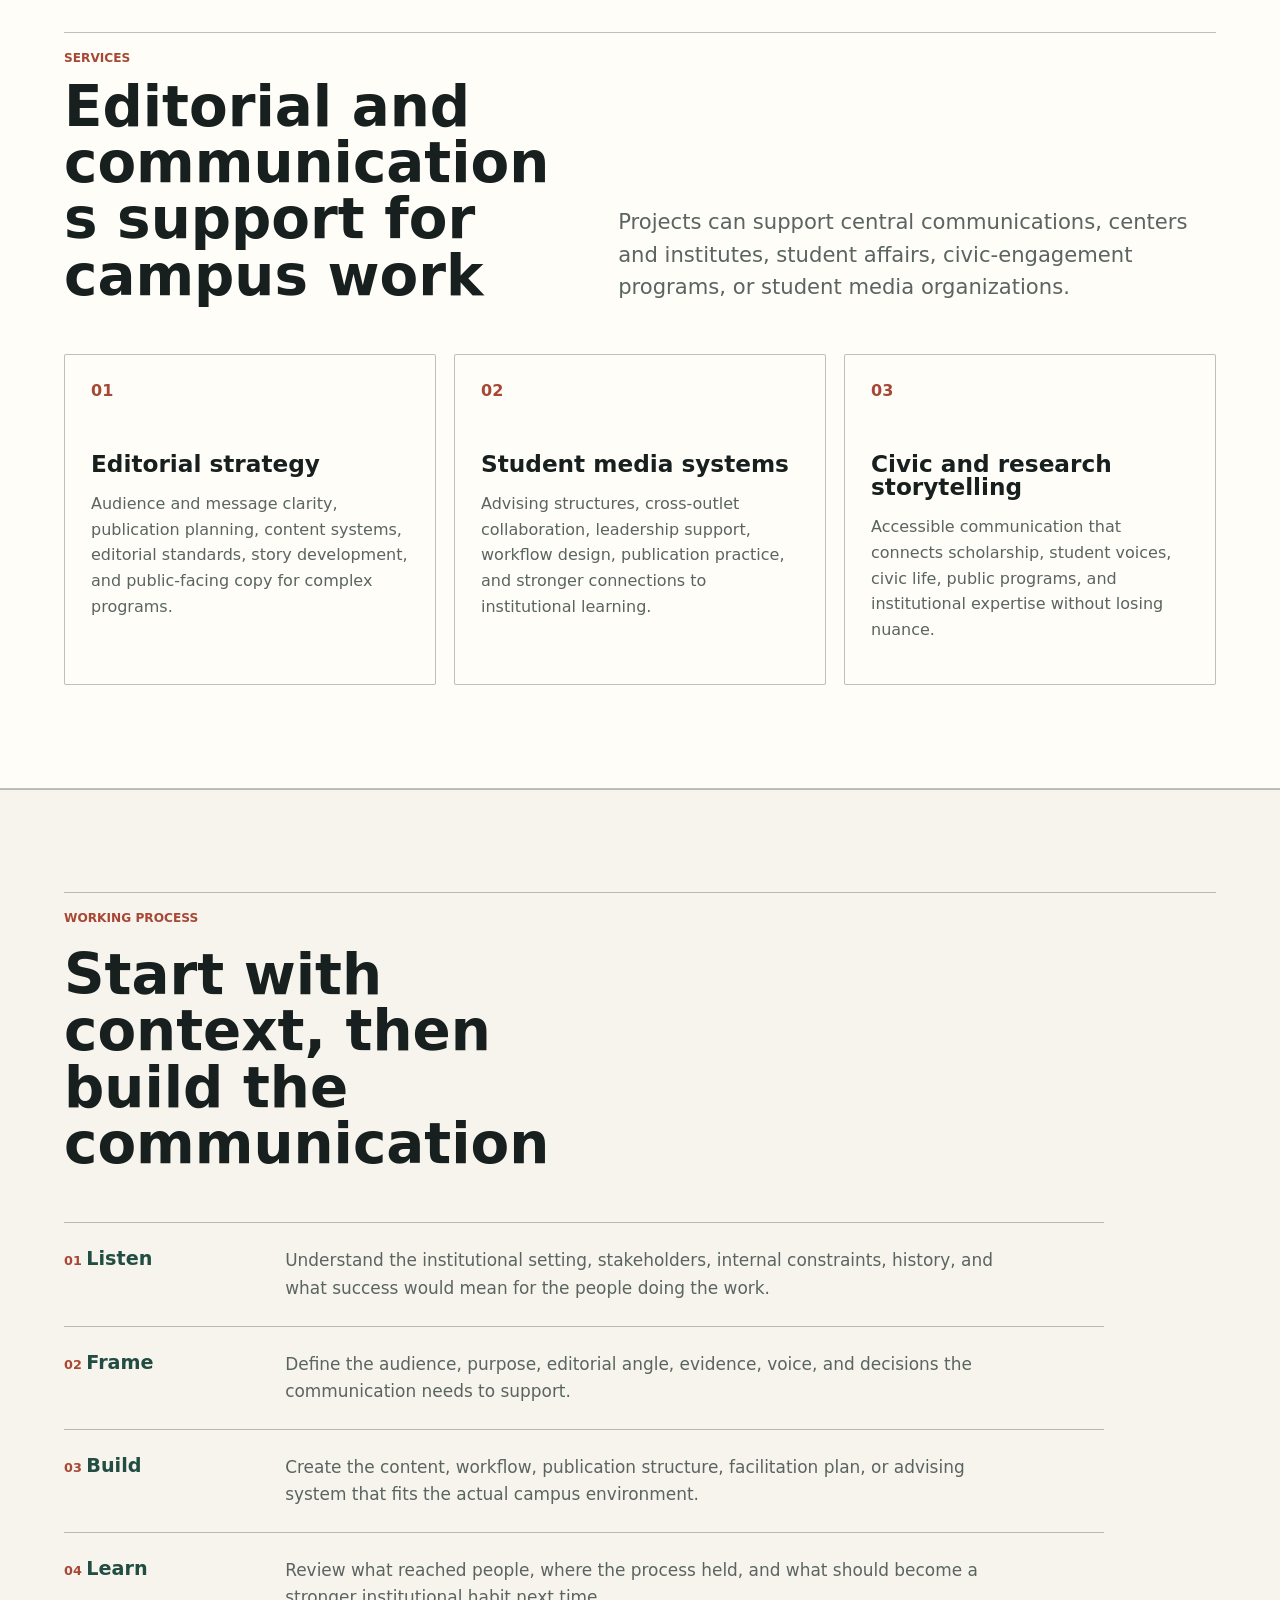
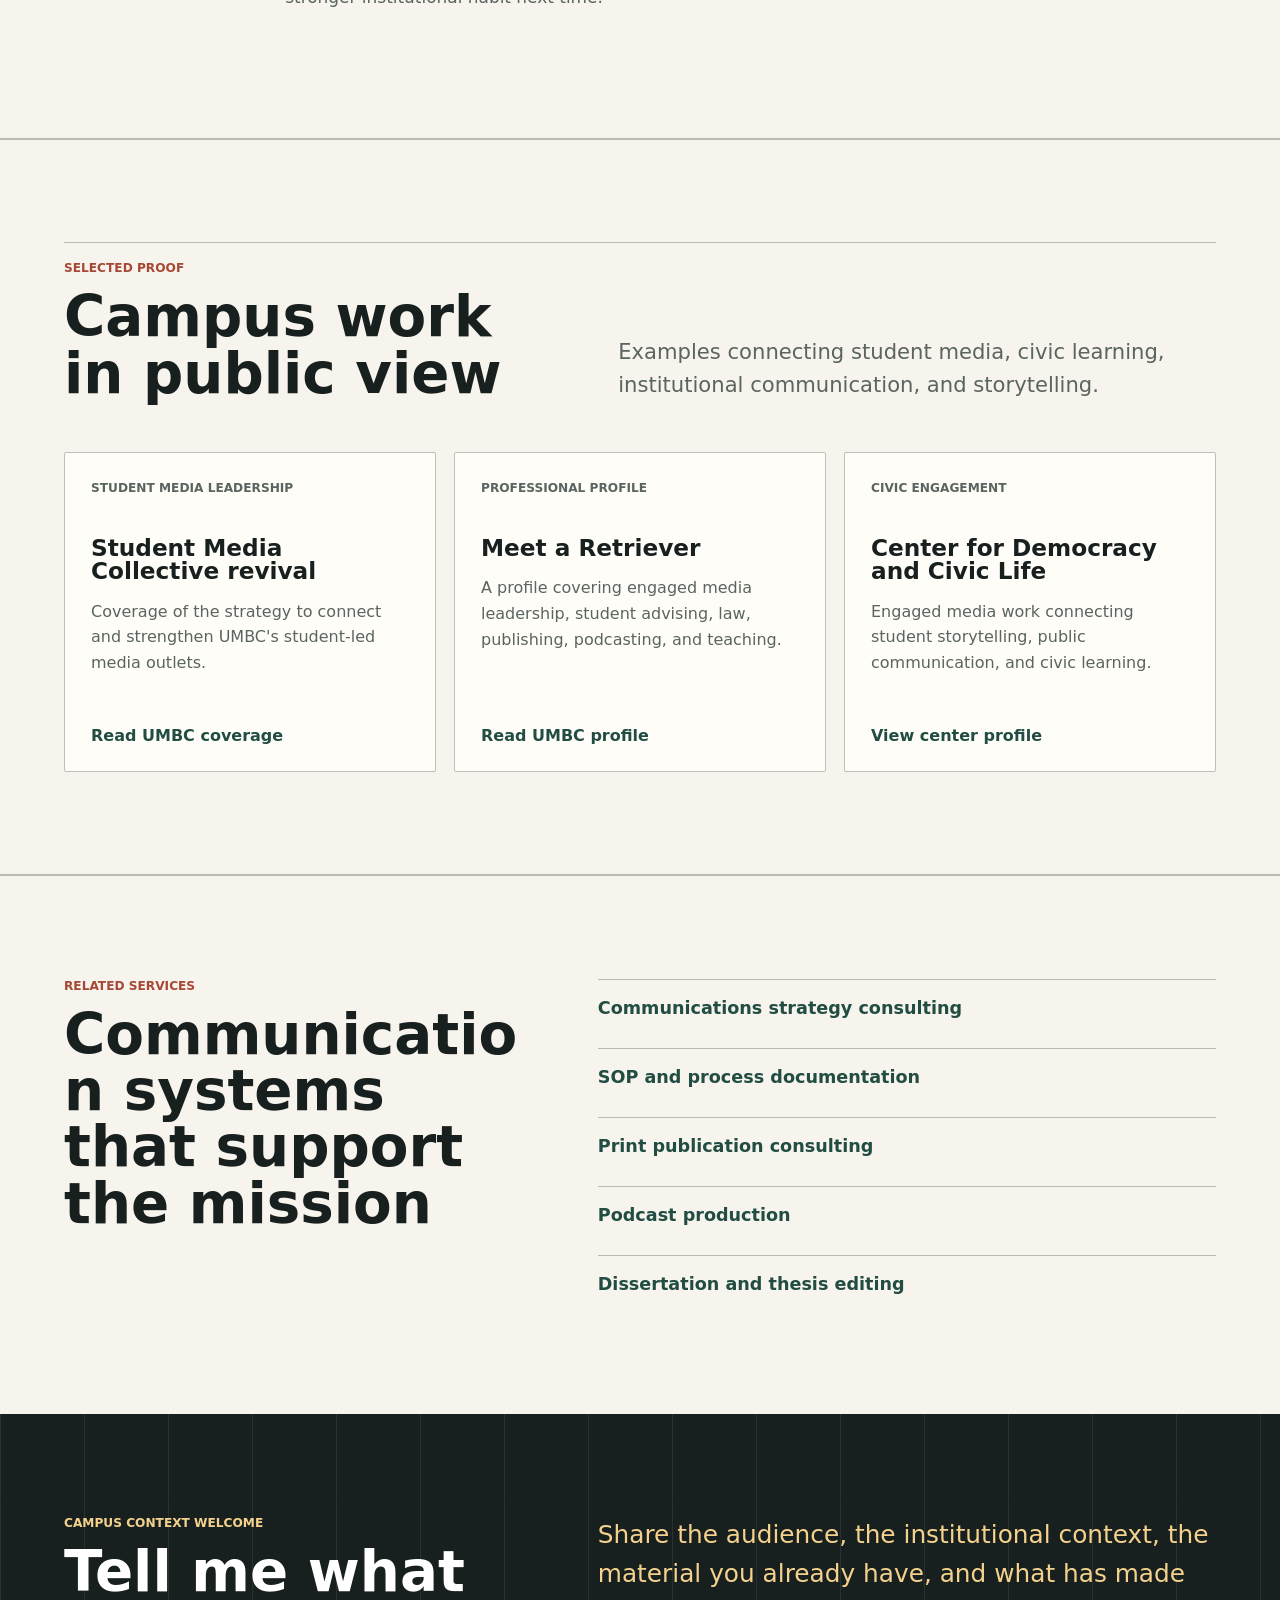
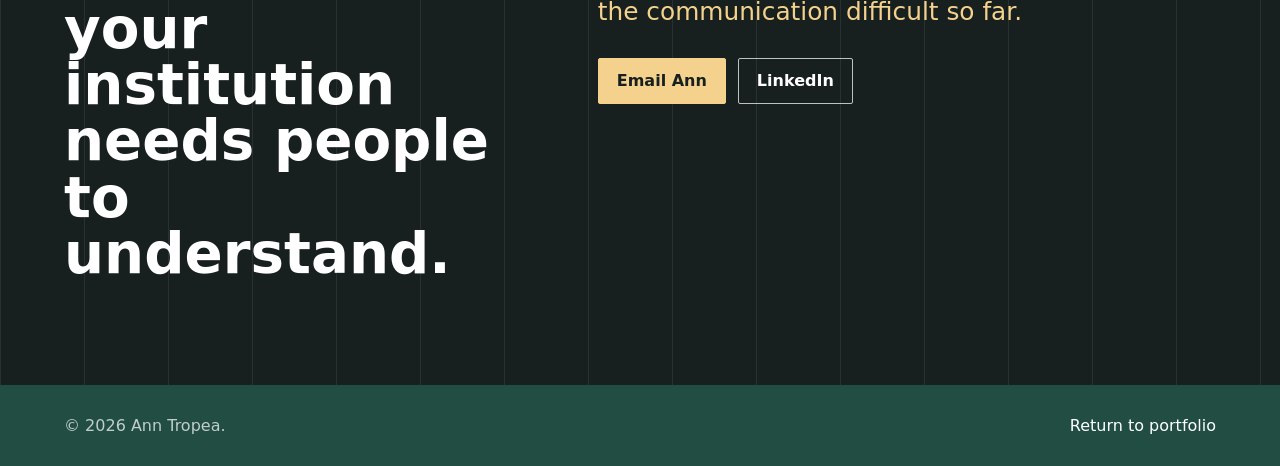
<file: higher-education-communications/index.html>
<!doctype html>
<html lang="en">
  <head>
    <meta charset="utf-8">
    <meta name="viewport" content="width=device-width, initial-scale=1">
    <script async src="https://www.googletagmanager.com/gtag/js?id=G-M5VMC4W6X3"></script>
    <script>
      window.dataLayer = window.dataLayer || [];
      function gtag(){dataLayer.push(arguments);}
      gtag('js', new Date());
      gtag('config', 'G-M5VMC4W6X3');
    </script>
    <title>Higher Education Communications Consultant | Ann Tropea</title>
    <meta name="description" content="Higher education communications consulting for universities and student affairs teams, including editorial strategy, student media, and civic storytelling.">
    <meta name="author" content="Ann Tropea">
    <meta name="robots" content="index, follow, max-image-preview:large, max-snippet:-1, max-video-preview:-1">
    <meta name="googlebot" content="index, follow, max-image-preview:large, max-snippet:-1, max-video-preview:-1">
    <link rel="canonical" href="https://anntropea-oss.github.io/higher-education-communications/">
    <link rel="sitemap" type="application/xml" href="https://anntropea-oss.github.io/sitemap.xml">
    <meta property="og:type" content="website">
    <meta property="og:site_name" content="Ann Tropea">
    <meta property="og:locale" content="en_US">
    <meta property="og:url" content="https://anntropea-oss.github.io/higher-education-communications/">
    <meta property="og:title" content="Higher Education Communications Consultant | Ann Tropea">
    <meta property="og:description" content="Editorial strategy, student media, civic storytelling, and public-facing communication grounded in how campuses work.">
    <meta property="og:image" content="https://anntropea-oss.github.io/assets/social-preview.png">
    <meta property="og:image:alt" content="Ann Tropea editorial and technical communication portfolio preview.">
    <meta name="twitter:card" content="summary_large_image">
    <meta name="twitter:title" content="Higher Education Communications Consultant | Ann Tropea">
    <meta name="twitter:description" content="Editorial strategy, student media, civic storytelling, and public-facing communication grounded in how campuses work.">
    <meta name="twitter:image" content="https://anntropea-oss.github.io/assets/social-preview.png">
    <link rel="icon" href="../favicon.svg" type="image/svg+xml">
    <link rel="stylesheet" href="../styles.css?v=20260913-4">
    <script type="application/ld+json">
      {
        "@context": "https://schema.org",
        "@graph": [
          {
            "@type": "WebPage",
            "@id": "https://anntropea-oss.github.io/higher-education-communications/#page",
            "url": "https://anntropea-oss.github.io/higher-education-communications/",
            "name": "Higher Education Communications Consultant | Ann Tropea",
            "description": "Higher education communications consulting for universities, centers, student affairs teams, and mission-driven campus programs.",
            "inLanguage": "en-US",
            "isPartOf": {
              "@id": "https://anntropea-oss.github.io/#website"
            },
            "mainEntity": {
              "@id": "https://anntropea-oss.github.io/higher-education-communications/#service"
            }
          },
          {
            "@type": "Service",
            "@id": "https://anntropea-oss.github.io/higher-education-communications/#service",
            "name": "Higher education communications consulting",
            "serviceType": "Higher education editorial strategy and communications consulting",
            "url": "https://anntropea-oss.github.io/higher-education-communications/",
            "description": "Editorial strategy, public-facing communications, student media advising, civic storytelling, research communication, and content workflow support.",
            "provider": {
              "@id": "https://anntropea-oss.github.io/#person"
            },
            "audience": {
              "@type": "Audience",
              "audienceType": "Universities, colleges, centers, institutes, and student affairs teams"
            }
          }
        ]
      }
    </script>
  </head>
  <body>
    <header class="site-header" aria-label="Primary">
      <a class="brand" href="../" aria-label="Ann Tropea home">
        <span class="brand-mark">AT</span>
        <span>Ann Tropea</span>
      </a>
      <nav class="nav-links" aria-label="Site">
        <a href="../#portfolio">Portfolio</a>
        <a href="../#speaking">Speaking</a>
        <a href="../#consulting">Consulting</a>
        <a href="../communications-strategy-consultant/">Strategy</a>
        <a href="../#resume">Resume</a>
        <a href="../#contact">Contact</a>
      </nav>
    </header>

    <main id="top">
      <section class="service-hero" aria-labelledby="service-title">
        <img class="service-hero-image" src="../assets/professional-workbench-hero-v2.png" alt="Editorial planning materials and a laptop arranged for collaborative communications work.">
        <div class="service-hero-overlay"></div>
        <div class="service-hero-content">
          <a class="breadcrumb" href="../#consulting">Consulting services</a>
          <p class="kicker">Higher education communications consulting</p>
          <h1 id="service-title">Communication grounded in how campuses work.</h1>
          <p class="hero-copy">I help universities, centers, and student-facing teams clarify complex ideas, build credible editorial systems, strengthen student media, and connect institutional work to the people it is meant to serve.</p>
          <div class="hero-actions">
            <a class="button primary" href="mailto:anntropea@gmail.com?subject=Higher%20education%20communications%20inquiry">Discuss a campus project</a>
            <a class="button secondary" href="#proof">See higher education work</a>
          </div>
        </div>
      </section>

      <section class="section service-intro" aria-labelledby="higher-ed-fit-title">
        <div>
          <p class="kicker">Institutional fluency</p>
          <h2 id="higher-ed-fit-title">Strong communication without flattening the institution.</h2>
        </div>
        <div class="service-copy">
          <p>Higher education communication has to navigate expertise, governance, student experience, public purpose, accessibility, trust, and limited attention at the same time. The work needs more than polished language; it needs a communicator who can understand the system around the message.</p>
          <p>My experience spans university engaged media, student journalism, civic learning, teaching, research communication, magazine leadership, audio production, legal analysis, and emerging technology. I can help shape a single public-facing project or improve the editorial structure that supports a program over time.</p>
        </div>
      </section>

      <section class="section service-details" aria-labelledby="higher-ed-services-title">
        <div class="section-heading split-heading">
          <div>
            <p class="kicker">Services</p>
            <h2 id="higher-ed-services-title">Editorial and communications support for campus work</h2>
          </div>
          <p>Projects can support central communications, centers and institutes, student affairs, civic-engagement programs, or student media organizations.</p>
        </div>
        <div class="detail-grid">
          <article>
            <span class="card-index">01</span>
            <h3>Editorial strategy</h3>
            <p>Audience and message clarity, publication planning, content systems, editorial standards, story development, and public-facing copy for complex programs.</p>
          </article>
          <article>
            <span class="card-index">02</span>
            <h3>Student media systems</h3>
            <p>Advising structures, cross-outlet collaboration, leadership support, workflow design, publication practice, and stronger connections to institutional learning.</p>
          </article>
          <article>
            <span class="card-index">03</span>
            <h3>Civic and research storytelling</h3>
            <p>Accessible communication that connects scholarship, student voices, civic life, public programs, and institutional expertise without losing nuance.</p>
          </article>
        </div>
      </section>

      <section class="section process-band" aria-labelledby="higher-ed-process-title">
        <div class="section-heading">
          <p class="kicker">Working process</p>
          <h2 id="higher-ed-process-title">Start with context, then build the communication</h2>
        </div>
        <ol class="process-list">
          <li><span>Listen</span><p>Understand the institutional setting, stakeholders, internal constraints, history, and what success would mean for the people doing the work.</p></li>
          <li><span>Frame</span><p>Define the audience, purpose, editorial angle, evidence, voice, and decisions the communication needs to support.</p></li>
          <li><span>Build</span><p>Create the content, workflow, publication structure, facilitation plan, or advising system that fits the actual campus environment.</p></li>
          <li><span>Learn</span><p>Review what reached people, where the process held, and what should become a stronger institutional habit next time.</p></li>
        </ol>
      </section>

      <section class="section portfolio service-proof" id="proof" aria-labelledby="higher-ed-proof-title">
        <div class="section-heading split-heading">
          <div>
            <p class="kicker">Selected proof</p>
            <h2 id="higher-ed-proof-title">Campus work in public view</h2>
          </div>
          <p>Examples connecting student media, civic learning, institutional communication, and storytelling.</p>
        </div>
        <div class="proof-grid">
          <article class="proof-item">
            <p class="portfolio-type">Student media leadership</p>
            <h3>Student Media Collective revival</h3>
            <p>Coverage of the strategy to connect and strengthen UMBC's student-led media outlets.</p>
            <a href="https://my3.my.umbc.edu/groups/vpsa/posts/153152" target="_blank" rel="noreferrer">Read UMBC coverage</a>
          </article>
          <article class="proof-item">
            <p class="portfolio-type">Professional profile</p>
            <h3>Meet a Retriever</h3>
            <p>A profile covering engaged media leadership, student advising, law, publishing, podcasting, and teaching.</p>
            <a href="https://my3.my.umbc.edu/groups/umbc-news-magazine/posts/153126" target="_blank" rel="noreferrer">Read UMBC profile</a>
          </article>
          <article class="proof-item">
            <p class="portfolio-type">Civic engagement</p>
            <h3>Center for Democracy and Civic Life</h3>
            <p>Engaged media work connecting student storytelling, public communication, and civic learning.</p>
            <a href="https://civiclife.umbc.edu/about/staff/" target="_blank" rel="noreferrer">View center profile</a>
          </article>
        </div>
      </section>

      <section class="section related-services" aria-labelledby="higher-ed-related-title">
        <div>
          <p class="kicker">Related services</p>
          <h2 id="higher-ed-related-title">Communication systems that support the mission</h2>
        </div>
        <div class="related-links">
          <a href="../communications-strategy-consultant/">Communications strategy consulting</a>
          <a href="../sop-process-documentation/">SOP and process documentation</a>
          <a href="../print-publication-consulting/">Print publication consulting</a>
          <a href="../podcast-production/">Podcast production</a>
          <a href="../dissertation-thesis-editing/">Dissertation and thesis editing</a>
        </div>
      </section>

      <section class="section contact" aria-labelledby="higher-ed-contact-title">
        <div>
          <p class="kicker">Campus context welcome</p>
          <h2 id="higher-ed-contact-title">Tell me what your institution needs people to understand.</h2>
        </div>
        <div class="contact-panel">
          <p>Share the audience, the institutional context, the material you already have, and what has made the communication difficult so far.</p>
          <div class="resume-actions">
            <a class="button primary" href="mailto:anntropea@gmail.com?subject=Higher%20education%20communications%20inquiry">Email Ann</a>
            <a class="button secondary" href="https://www.linkedin.com/in/ann-tropea" target="_blank" rel="noreferrer">LinkedIn</a>
          </div>
        </div>
      </section>
    </main>

    <footer class="site-footer">
      <p>&copy; 2026 Ann Tropea.</p>
      <a href="../">Return to portfolio</a>
    </footer>
  </body>
</html>
</file>
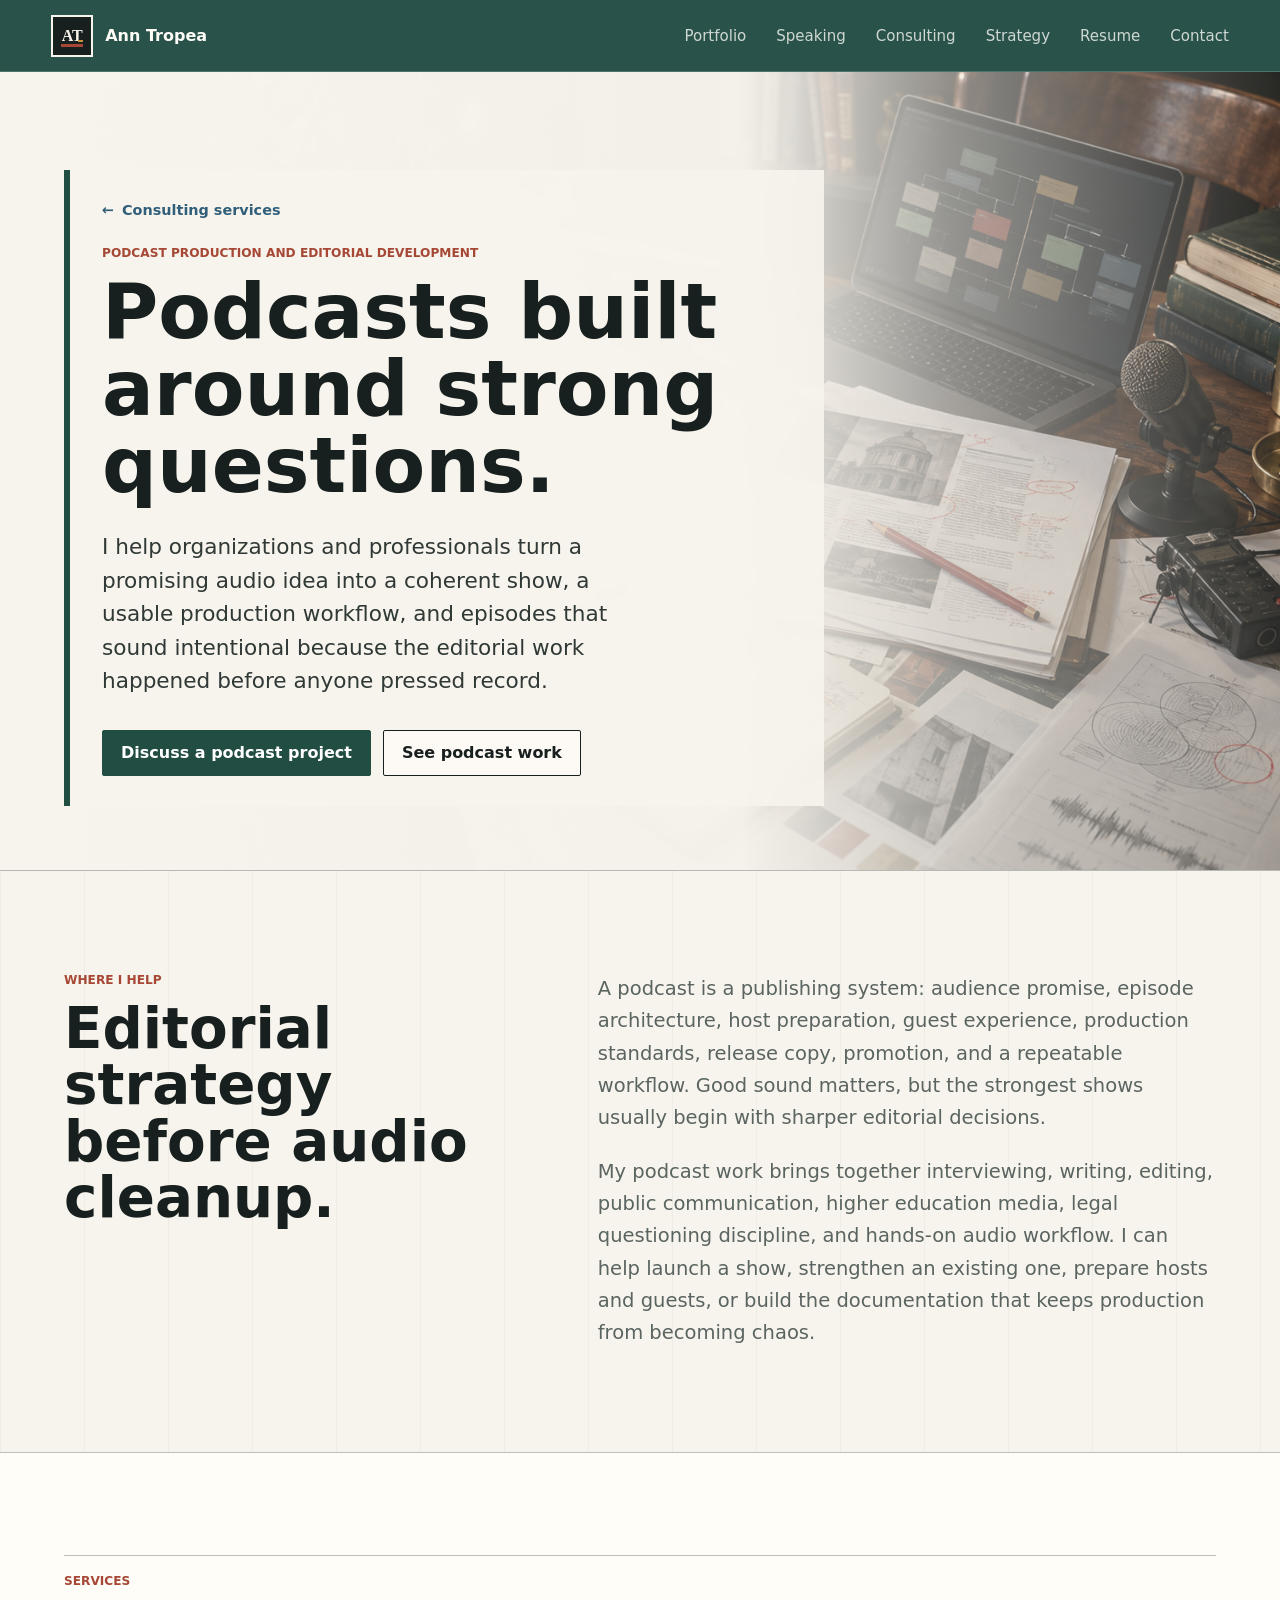
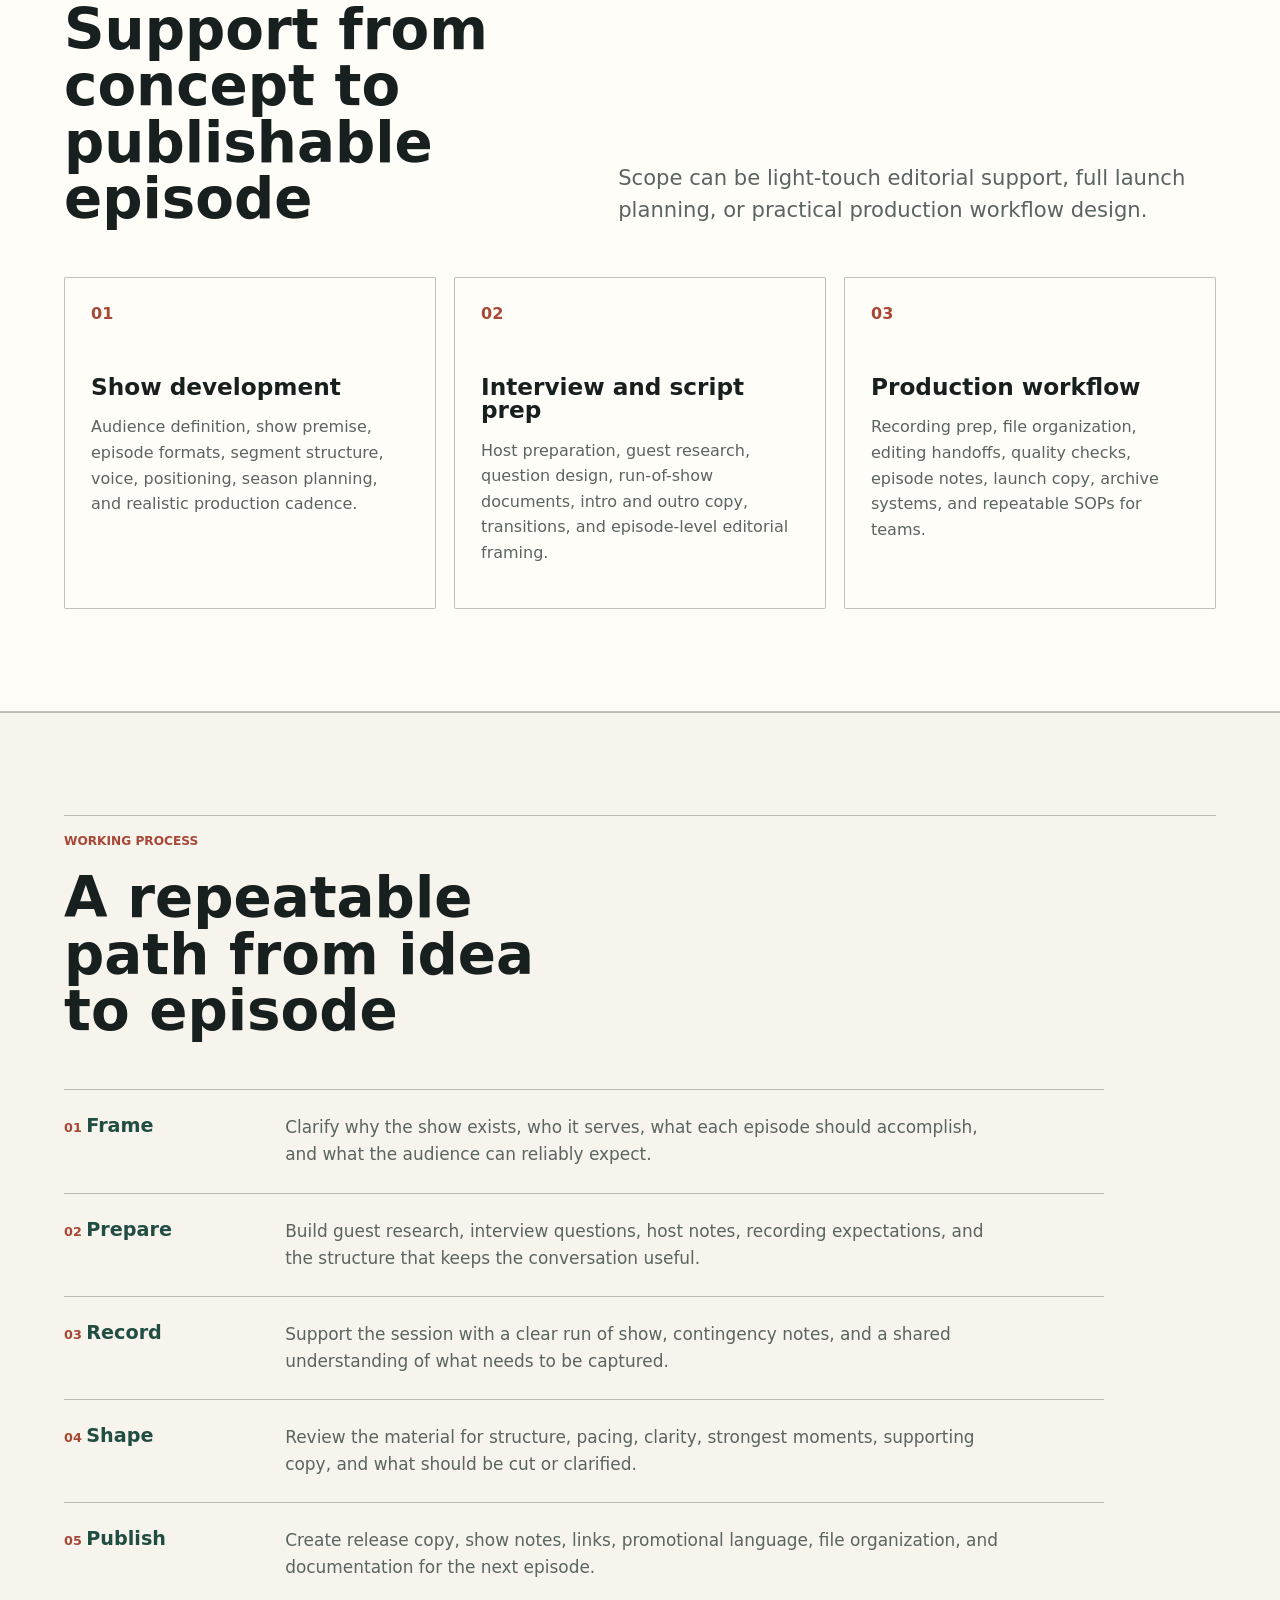
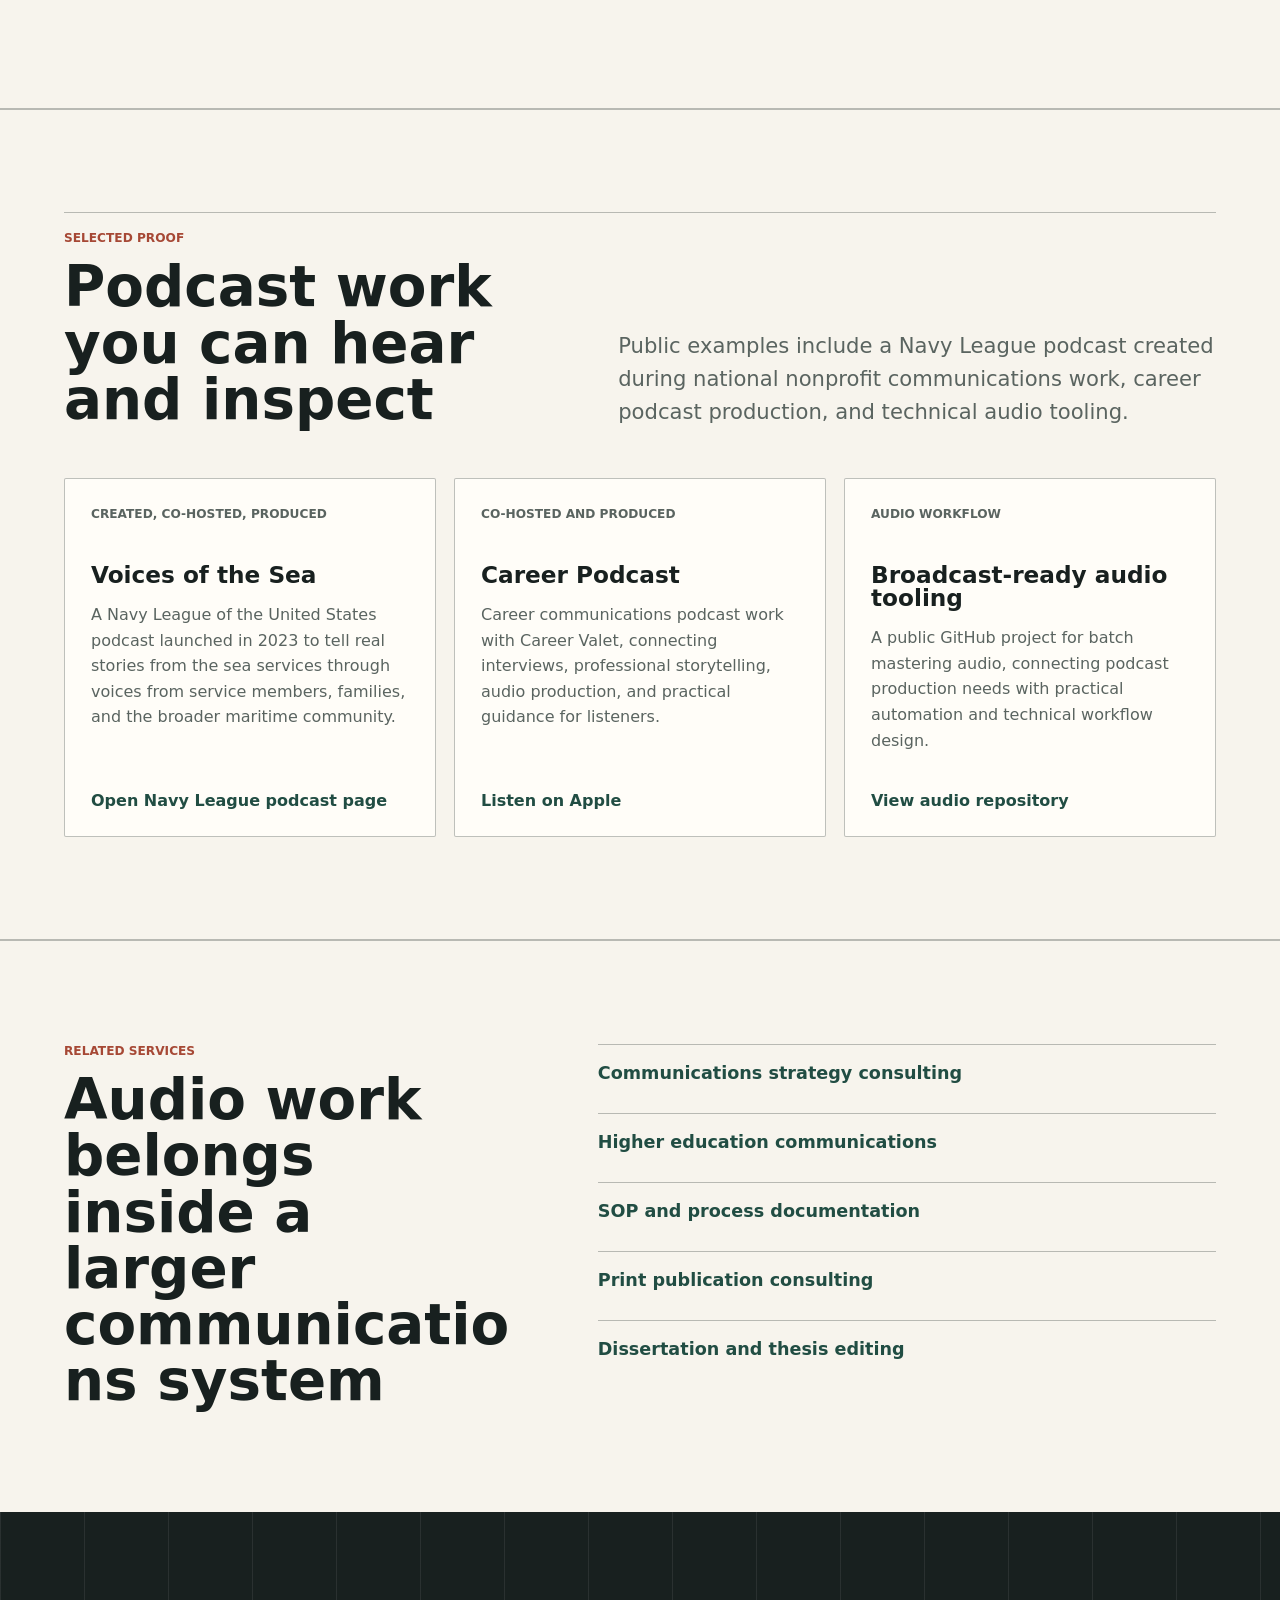
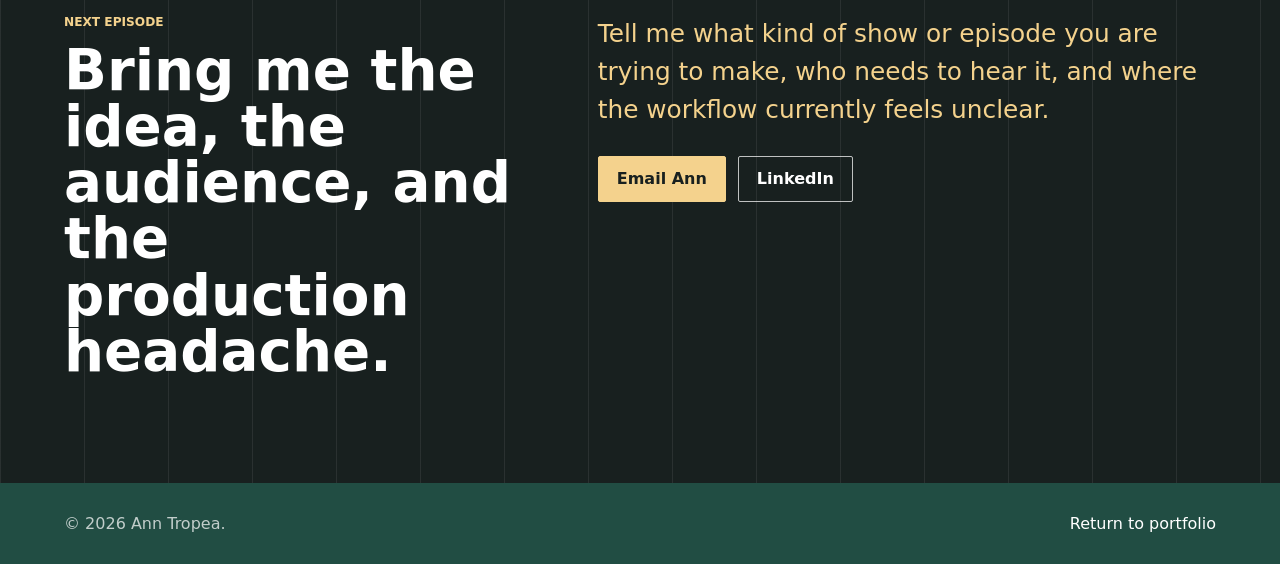
<file: podcast-production/index.html>
<!doctype html>
<html lang="en">
  <head>
    <meta charset="utf-8">
    <meta name="viewport" content="width=device-width, initial-scale=1">
    <script async src="https://www.googletagmanager.com/gtag/js?id=G-M5VMC4W6X3"></script>
    <script>
      window.dataLayer = window.dataLayer || [];
      function gtag(){dataLayer.push(arguments);}
      gtag('js', new Date());
      gtag('config', 'G-M5VMC4W6X3');
    </script>
    <title>Podcast Production Consultant | Ann Tropea</title>
    <meta name="description" content="Podcast production consulting for organizations, educators, and professionals who need editorial development, interview prep, show structure, scripting, launch copy, and audio workflow support.">
    <meta name="author" content="Ann Tropea">
    <meta name="robots" content="index, follow, max-image-preview:large, max-snippet:-1, max-video-preview:-1">
    <meta name="googlebot" content="index, follow, max-image-preview:large, max-snippet:-1, max-video-preview:-1">
    <link rel="canonical" href="https://anntropea-oss.github.io/podcast-production/">
    <link rel="sitemap" type="application/xml" href="https://anntropea-oss.github.io/sitemap.xml">
    <meta property="og:type" content="website">
    <meta property="og:site_name" content="Ann Tropea">
    <meta property="og:locale" content="en_US">
    <meta property="og:url" content="https://anntropea-oss.github.io/podcast-production/">
    <meta property="og:title" content="Podcast Production Consultant | Ann Tropea">
    <meta property="og:description" content="Editorially serious podcast production support, from show concept and interview prep through episode structure, scripting, and launch copy.">
    <meta property="og:image" content="https://anntropea-oss.github.io/assets/social-preview.png">
    <meta property="og:image:alt" content="Ann Tropea editorial and technical communication portfolio preview.">
    <meta name="twitter:card" content="summary_large_image">
    <meta name="twitter:title" content="Podcast Production Consultant | Ann Tropea">
    <meta name="twitter:description" content="Podcast production consulting for clear, structured, audience-aware audio projects.">
    <meta name="twitter:image" content="https://anntropea-oss.github.io/assets/social-preview.png">
    <link rel="icon" href="../favicon.svg" type="image/svg+xml">
    <link rel="stylesheet" href="../styles.css?v=20260913-4">
    <script type="application/ld+json">
      {
        "@context": "https://schema.org",
        "@graph": [
          {
            "@type": "WebPage",
            "@id": "https://anntropea-oss.github.io/podcast-production/#page",
            "url": "https://anntropea-oss.github.io/podcast-production/",
            "name": "Podcast Production Consultant | Ann Tropea",
            "description": "Podcast production consulting for organizations, educators, and professionals who need editorial development, interview prep, show structure, scripting, launch copy, and audio workflow support.",
            "inLanguage": "en-US",
            "isPartOf": {
              "@id": "https://anntropea-oss.github.io/#website"
            },
            "mainEntity": {
              "@id": "https://anntropea-oss.github.io/podcast-production/#service"
            }
          },
          {
            "@type": "Service",
            "@id": "https://anntropea-oss.github.io/podcast-production/#service",
            "name": "Podcast production consulting",
            "serviceType": "Podcast production, editorial development, interview preparation, scripting, and audio workflow consulting",
            "url": "https://anntropea-oss.github.io/podcast-production/",
            "description": "Podcast concept development, episode planning, interview preparation, show structure, scripting, launch copy, guest coordination, audio workflow, and audience-facing materials.",
            "provider": {
              "@id": "https://anntropea-oss.github.io/#person"
            },
            "audience": {
              "@type": "Audience",
              "audienceType": "Organizations, educators, professionals, nonprofits, and mission-driven teams"
            }
          }
        ]
      }
    </script>
  </head>
  <body>
    <header class="site-header" aria-label="Primary">
      <a class="brand" href="../" aria-label="Ann Tropea home">
        <span class="brand-mark">AT</span>
        <span>Ann Tropea</span>
      </a>
      <nav class="nav-links" aria-label="Site">
        <a href="../#portfolio">Portfolio</a>
        <a href="../#speaking">Speaking</a>
        <a href="../#consulting">Consulting</a>
        <a href="../communications-strategy-consultant/">Strategy</a>
        <a href="../#resume">Resume</a>
        <a href="../#contact">Contact</a>
      </nav>
    </header>

    <main id="top">
      <section class="service-hero" aria-labelledby="service-title">
        <img class="service-hero-image" src="../assets/professional-workbench-hero-v2.png" alt="Audio production notes, planning materials, and a laptop arranged on a professional workbench.">
        <div class="service-hero-overlay"></div>
        <div class="service-hero-content">
          <a class="breadcrumb" href="../#consulting">Consulting services</a>
          <p class="kicker">Podcast production and editorial development</p>
          <h1 id="service-title">Podcasts built around strong questions.</h1>
          <p class="hero-copy">I help organizations and professionals turn a promising audio idea into a coherent show, a usable production workflow, and episodes that sound intentional because the editorial work happened before anyone pressed record.</p>
          <div class="hero-actions">
            <a class="button primary" href="mailto:anntropea@gmail.com?subject=Podcast%20production%20consulting%20inquiry">Discuss a podcast project</a>
            <a class="button secondary" href="#proof">See podcast work</a>
          </div>
        </div>
      </section>

      <section class="section service-intro" aria-labelledby="podcast-fit-title">
        <div>
          <p class="kicker">Where I help</p>
          <h2 id="podcast-fit-title">Editorial strategy before audio cleanup.</h2>
        </div>
        <div class="service-copy">
          <p>A podcast is a publishing system: audience promise, episode architecture, host preparation, guest experience, production standards, release copy, promotion, and a repeatable workflow. Good sound matters, but the strongest shows usually begin with sharper editorial decisions.</p>
          <p>My podcast work brings together interviewing, writing, editing, public communication, higher education media, legal questioning discipline, and hands-on audio workflow. I can help launch a show, strengthen an existing one, prepare hosts and guests, or build the documentation that keeps production from becoming chaos.</p>
        </div>
      </section>

      <section class="section service-details" aria-labelledby="podcast-services-title">
        <div class="section-heading split-heading">
          <div>
            <p class="kicker">Services</p>
            <h2 id="podcast-services-title">Support from concept to publishable episode</h2>
          </div>
          <p>Scope can be light-touch editorial support, full launch planning, or practical production workflow design.</p>
        </div>
        <div class="detail-grid">
          <article>
            <span class="card-index">01</span>
            <h3>Show development</h3>
            <p>Audience definition, show premise, episode formats, segment structure, voice, positioning, season planning, and realistic production cadence.</p>
          </article>
          <article>
            <span class="card-index">02</span>
            <h3>Interview and script prep</h3>
            <p>Host preparation, guest research, question design, run-of-show documents, intro and outro copy, transitions, and episode-level editorial framing.</p>
          </article>
          <article>
            <span class="card-index">03</span>
            <h3>Production workflow</h3>
            <p>Recording prep, file organization, editing handoffs, quality checks, episode notes, launch copy, archive systems, and repeatable SOPs for teams.</p>
          </article>
        </div>
      </section>

      <section class="section process-band" aria-labelledby="podcast-process-title">
        <div class="section-heading">
          <p class="kicker">Working process</p>
          <h2 id="podcast-process-title">A repeatable path from idea to episode</h2>
        </div>
        <ol class="process-list">
          <li><span>Frame</span><p>Clarify why the show exists, who it serves, what each episode should accomplish, and what the audience can reliably expect.</p></li>
          <li><span>Prepare</span><p>Build guest research, interview questions, host notes, recording expectations, and the structure that keeps the conversation useful.</p></li>
          <li><span>Record</span><p>Support the session with a clear run of show, contingency notes, and a shared understanding of what needs to be captured.</p></li>
          <li><span>Shape</span><p>Review the material for structure, pacing, clarity, strongest moments, supporting copy, and what should be cut or clarified.</p></li>
          <li><span>Publish</span><p>Create release copy, show notes, links, promotional language, file organization, and documentation for the next episode.</p></li>
        </ol>
      </section>

      <section class="section portfolio service-proof" id="proof" aria-labelledby="podcast-proof-title">
        <div class="section-heading split-heading">
          <div>
            <p class="kicker">Selected proof</p>
            <h2 id="podcast-proof-title">Podcast work you can hear and inspect</h2>
          </div>
          <p>Public examples include a Navy League podcast created during national nonprofit communications work, career podcast production, and technical audio tooling.</p>
        </div>
        <div class="proof-grid">
          <article class="proof-item">
            <p class="portfolio-type">Created, co-hosted, produced</p>
            <h3>Voices of the Sea</h3>
            <p>A Navy League of the United States podcast launched in 2023 to tell real stories from the sea services through voices from service members, families, and the broader maritime community.</p>
            <a href="https://www.navyleague.org/programs/voices-of-the-sea/" target="_blank" rel="noreferrer">Open Navy League podcast page</a>
          </article>
          <article class="proof-item">
            <p class="portfolio-type">Co-hosted and produced</p>
            <h3>Career Podcast</h3>
            <p>Career communications podcast work with Career Valet, connecting interviews, professional storytelling, audio production, and practical guidance for listeners.</p>
            <a href="https://podcasts.apple.com/us/podcast/career-bitches/id1622026606" target="_blank" rel="noreferrer">Listen on Apple</a>
          </article>
          <article class="proof-item">
            <p class="portfolio-type">Audio workflow</p>
            <h3>Broadcast-ready audio tooling</h3>
            <p>A public GitHub project for batch mastering audio, connecting podcast production needs with practical automation and technical workflow design.</p>
            <a href="https://github.com/anntropea-oss/audiophile" target="_blank" rel="noreferrer">View audio repository</a>
          </article>
        </div>
      </section>

      <section class="section related-services" aria-labelledby="podcast-related-title">
        <div>
          <p class="kicker">Related services</p>
          <h2 id="podcast-related-title">Audio work belongs inside a larger communications system</h2>
        </div>
        <div class="related-links">
          <a href="../communications-strategy-consultant/">Communications strategy consulting</a>
          <a href="../higher-education-communications/">Higher education communications</a>
          <a href="../sop-process-documentation/">SOP and process documentation</a>
          <a href="../print-publication-consulting/">Print publication consulting</a>
          <a href="../dissertation-thesis-editing/">Dissertation and thesis editing</a>
        </div>
      </section>

      <section class="section contact" aria-labelledby="podcast-contact-title">
        <div>
          <p class="kicker">Next episode</p>
          <h2 id="podcast-contact-title">Bring me the idea, the audience, and the production headache.</h2>
        </div>
        <div class="contact-panel">
          <p>Tell me what kind of show or episode you are trying to make, who needs to hear it, and where the workflow currently feels unclear.</p>
          <div class="resume-actions">
            <a class="button primary" href="mailto:anntropea@gmail.com?subject=Podcast%20production%20consulting%20inquiry">Email Ann</a>
            <a class="button secondary" href="https://www.linkedin.com/in/ann-tropea" target="_blank" rel="noreferrer">LinkedIn</a>
          </div>
        </div>
      </section>
    </main>

    <footer class="site-footer">
      <p>&copy; 2026 Ann Tropea.</p>
      <a href="../">Return to portfolio</a>
    </footer>
  </body>
</html>
</file>
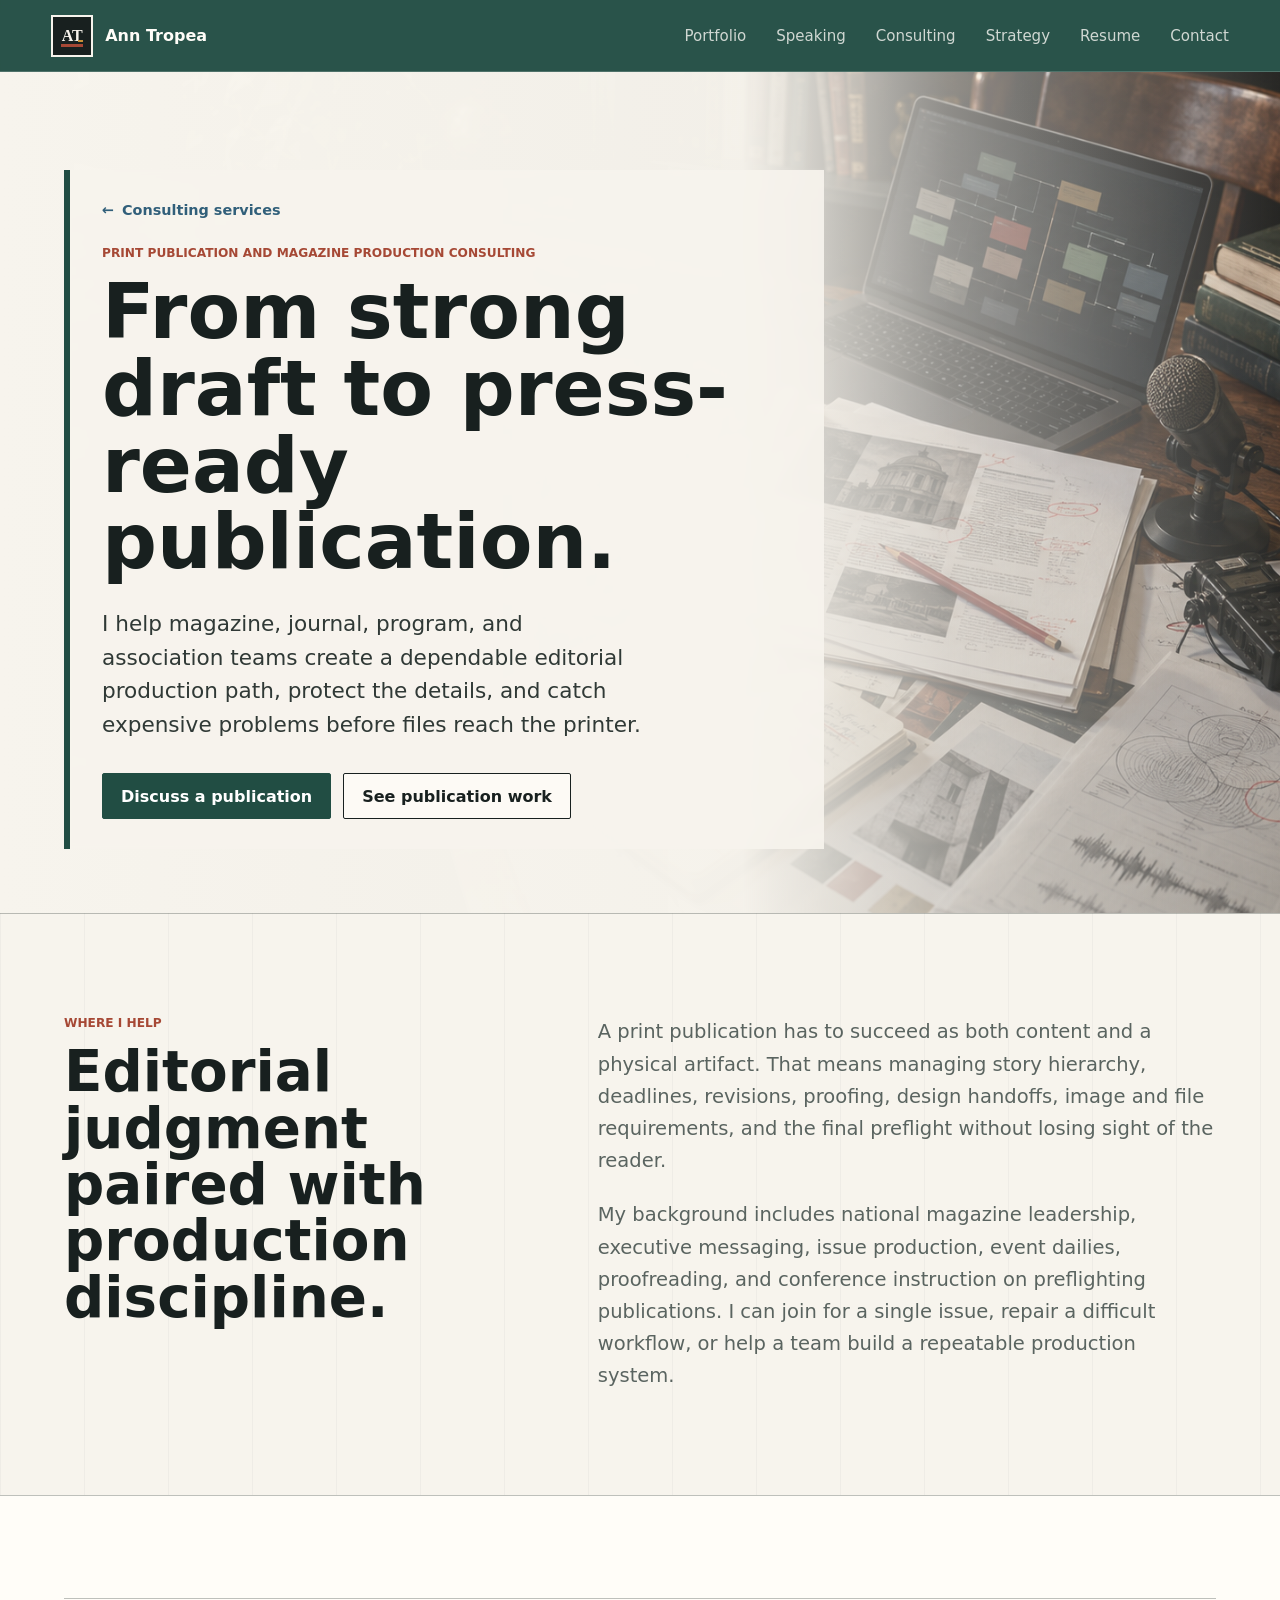
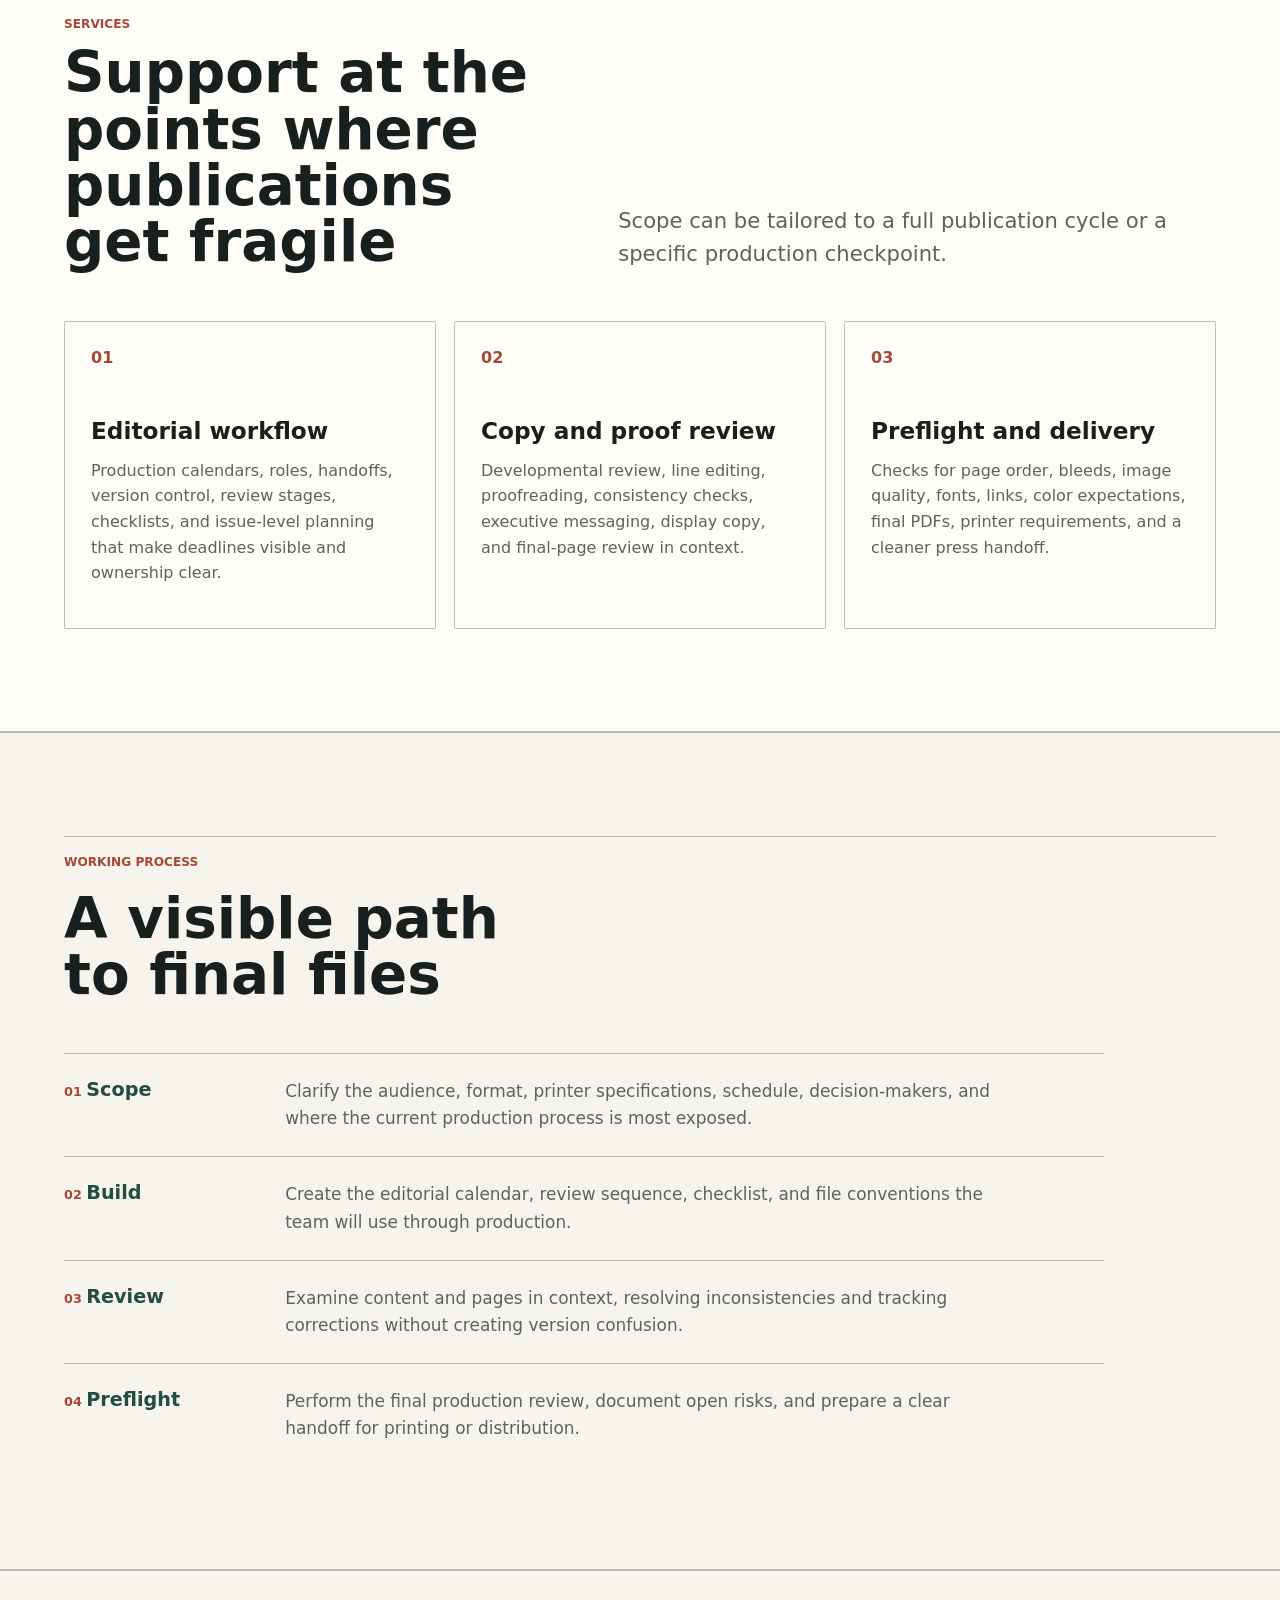
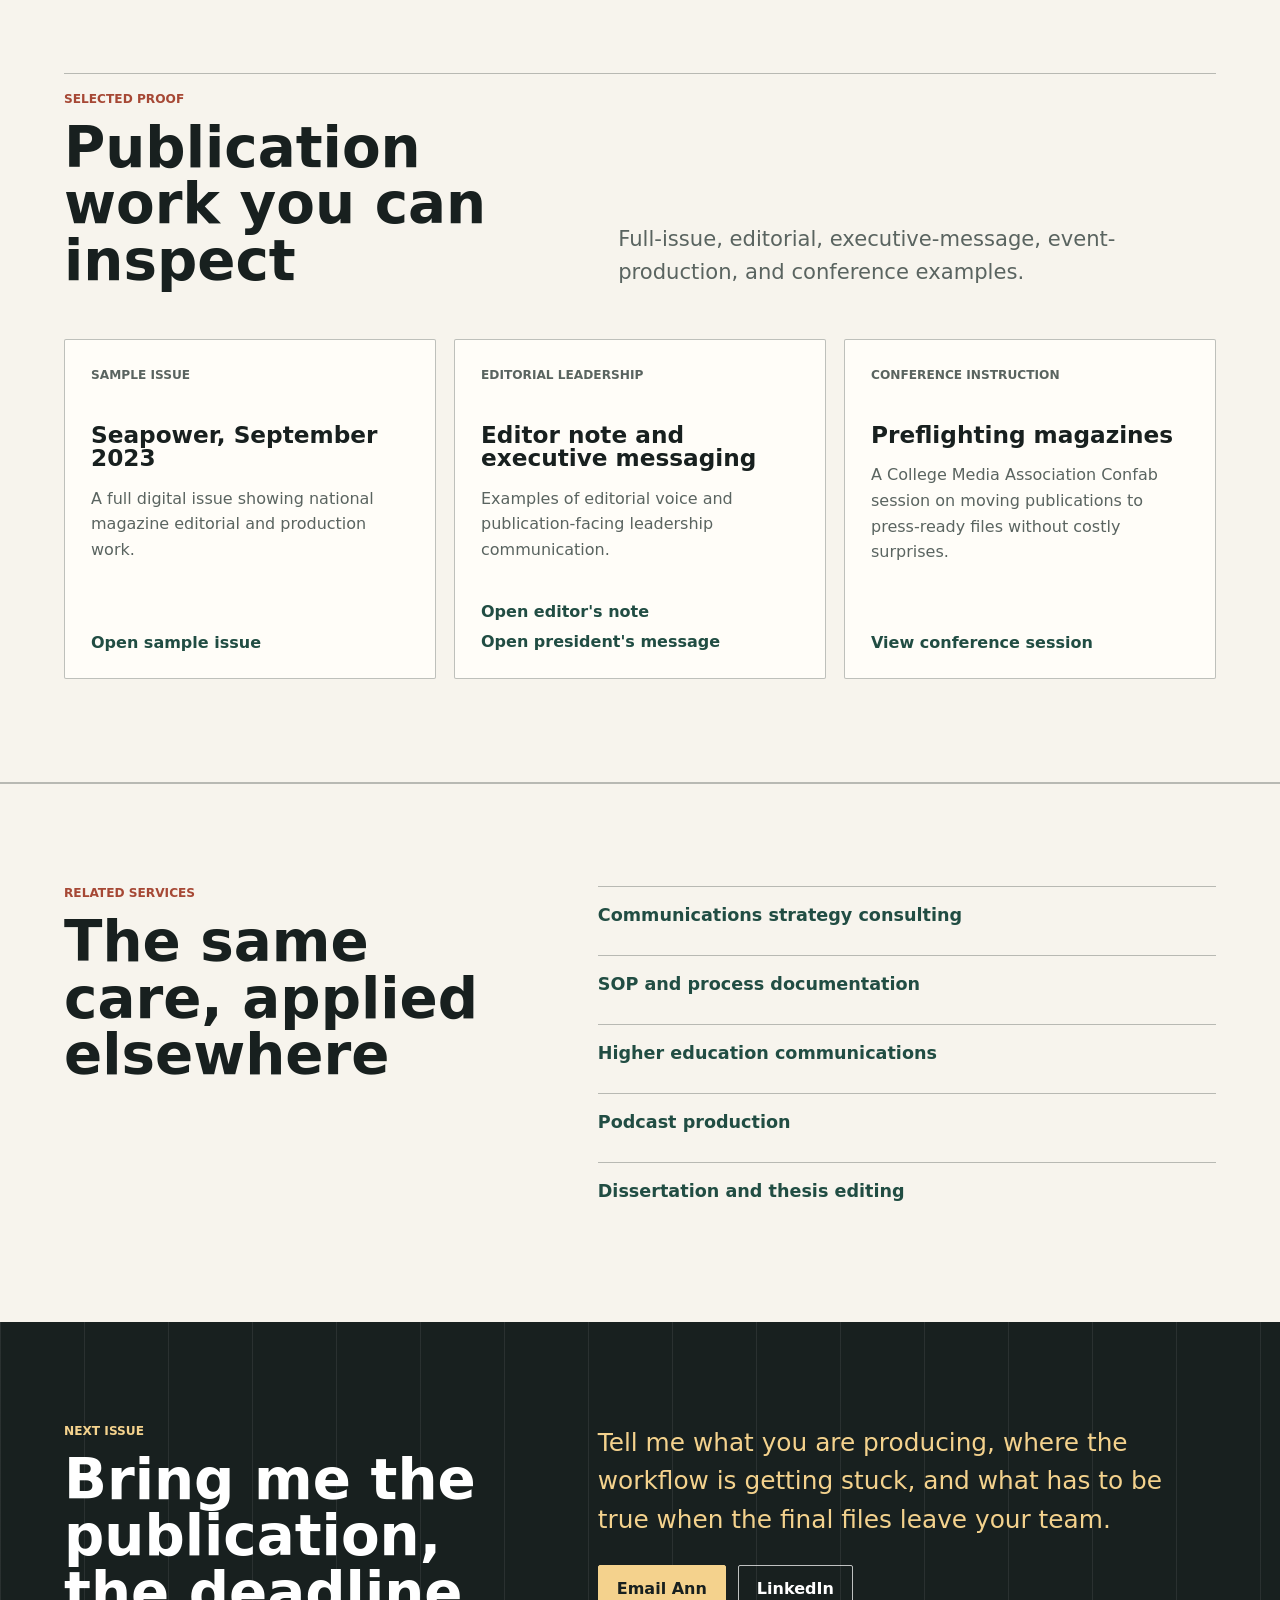
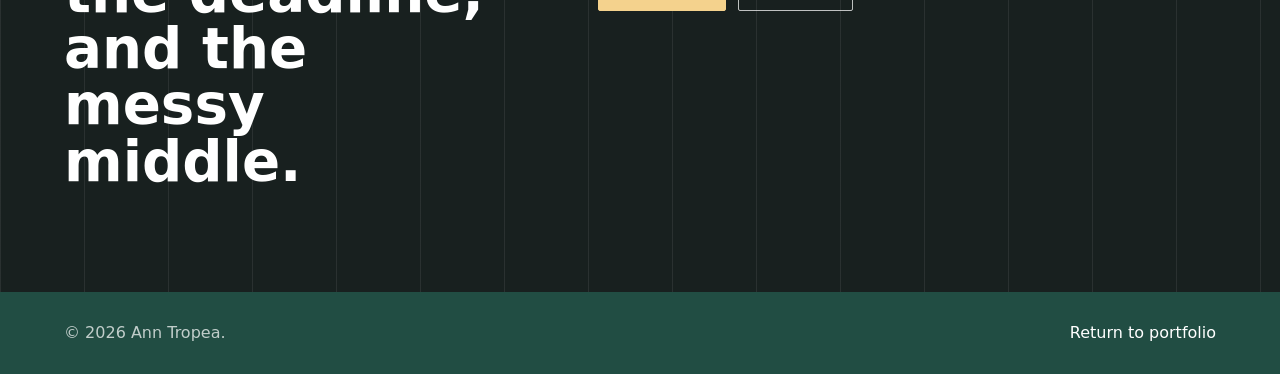
<file: print-publication-consulting/index.html>
<!doctype html>
<html lang="en">
  <head>
    <meta charset="utf-8">
    <meta name="viewport" content="width=device-width, initial-scale=1">
    <script async src="https://www.googletagmanager.com/gtag/js?id=G-M5VMC4W6X3"></script>
    <script>
      window.dataLayer = window.dataLayer || [];
      function gtag(){dataLayer.push(arguments);}
      gtag('js', new Date());
      gtag('config', 'G-M5VMC4W6X3');
    </script>
    <title>Print Publication &amp; Magazine Consultant | Ann Tropea</title>
    <meta name="description" content="Print publication consulting for magazines, journals, programs, and associations, including editorial workflow, proofreading, production planning, and preflight.">
    <meta name="author" content="Ann Tropea">
    <meta name="robots" content="index, follow, max-image-preview:large, max-snippet:-1, max-video-preview:-1">
    <meta name="googlebot" content="index, follow, max-image-preview:large, max-snippet:-1, max-video-preview:-1">
    <link rel="canonical" href="https://anntropea-oss.github.io/print-publication-consulting/">
    <link rel="sitemap" type="application/xml" href="https://anntropea-oss.github.io/sitemap.xml">
    <meta property="og:type" content="website">
    <meta property="og:site_name" content="Ann Tropea">
    <meta property="og:locale" content="en_US">
    <meta property="og:url" content="https://anntropea-oss.github.io/print-publication-consulting/">
    <meta property="og:title" content="Print Publication &amp; Magazine Consultant | Ann Tropea">
    <meta property="og:description" content="Editorial production support from workflow planning and proofreading through preflight and press-ready delivery.">
    <meta property="og:image" content="https://anntropea-oss.github.io/assets/social-preview.png">
    <meta property="og:image:alt" content="Ann Tropea editorial and technical communication portfolio preview.">
    <meta name="twitter:card" content="summary_large_image">
    <meta name="twitter:title" content="Print Publication &amp; Magazine Consultant | Ann Tropea">
    <meta name="twitter:description" content="Editorial production support from workflow planning and proofreading through preflight and press-ready delivery.">
    <meta name="twitter:image" content="https://anntropea-oss.github.io/assets/social-preview.png">
    <link rel="icon" href="../favicon.svg" type="image/svg+xml">
    <link rel="stylesheet" href="../styles.css?v=20260913-4">
    <script type="application/ld+json">
      {
        "@context": "https://schema.org",
        "@graph": [
          {
            "@type": "WebPage",
            "@id": "https://anntropea-oss.github.io/print-publication-consulting/#page",
            "url": "https://anntropea-oss.github.io/print-publication-consulting/",
            "name": "Print Publication & Magazine Consultant | Ann Tropea",
            "description": "Print publication consulting for magazines, journals, programs, and mission-driven organizations.",
            "inLanguage": "en-US",
            "isPartOf": {
              "@id": "https://anntropea-oss.github.io/#website"
            },
            "mainEntity": {
              "@id": "https://anntropea-oss.github.io/print-publication-consulting/#service"
            }
          },
          {
            "@type": "Service",
            "@id": "https://anntropea-oss.github.io/print-publication-consulting/#service",
            "name": "Print publication consulting",
            "serviceType": "Print publication and magazine production consulting",
            "url": "https://anntropea-oss.github.io/print-publication-consulting/",
            "description": "Editorial workflow planning, copy and proof review, production coordination, magazine preflight, and press-ready publication support.",
            "provider": {
              "@id": "https://anntropea-oss.github.io/#person"
            },
            "audience": {
              "@type": "Audience",
              "audienceType": "Magazines, journals, associations, universities, and mission-driven organizations"
            }
          }
        ]
      }
    </script>
  </head>
  <body>
    <header class="site-header" aria-label="Primary">
      <a class="brand" href="../" aria-label="Ann Tropea home">
        <span class="brand-mark">AT</span>
        <span>Ann Tropea</span>
      </a>
      <nav class="nav-links" aria-label="Site">
        <a href="../#portfolio">Portfolio</a>
        <a href="../#speaking">Speaking</a>
        <a href="../#consulting">Consulting</a>
        <a href="../communications-strategy-consultant/">Strategy</a>
        <a href="../#resume">Resume</a>
        <a href="../#contact">Contact</a>
      </nav>
    </header>

    <main id="top">
      <section class="service-hero" aria-labelledby="service-title">
        <img class="service-hero-image" src="../assets/professional-workbench-hero-v2.png" alt="Publication planning materials and a laptop arranged on a professional workbench.">
        <div class="service-hero-overlay"></div>
        <div class="service-hero-content">
          <a class="breadcrumb" href="../#consulting">Consulting services</a>
          <p class="kicker">Print publication and magazine production consulting</p>
          <h1 id="service-title">From strong draft to press-ready publication.</h1>
          <p class="hero-copy">I help magazine, journal, program, and association teams create a dependable editorial production path, protect the details, and catch expensive problems before files reach the printer.</p>
          <div class="hero-actions">
            <a class="button primary" href="mailto:anntropea@gmail.com?subject=Print%20publication%20consulting%20inquiry">Discuss a publication</a>
            <a class="button secondary" href="#proof">See publication work</a>
          </div>
        </div>
      </section>

      <section class="section service-intro" aria-labelledby="publication-fit-title">
        <div>
          <p class="kicker">Where I help</p>
          <h2 id="publication-fit-title">Editorial judgment paired with production discipline.</h2>
        </div>
        <div class="service-copy">
          <p>A print publication has to succeed as both content and a physical artifact. That means managing story hierarchy, deadlines, revisions, proofing, design handoffs, image and file requirements, and the final preflight without losing sight of the reader.</p>
          <p>My background includes national magazine leadership, executive messaging, issue production, event dailies, proofreading, and conference instruction on preflighting publications. I can join for a single issue, repair a difficult workflow, or help a team build a repeatable production system.</p>
        </div>
      </section>

      <section class="section service-details" aria-labelledby="publication-services-title">
        <div class="section-heading split-heading">
          <div>
            <p class="kicker">Services</p>
            <h2 id="publication-services-title">Support at the points where publications get fragile</h2>
          </div>
          <p>Scope can be tailored to a full publication cycle or a specific production checkpoint.</p>
        </div>
        <div class="detail-grid">
          <article>
            <span class="card-index">01</span>
            <h3>Editorial workflow</h3>
            <p>Production calendars, roles, handoffs, version control, review stages, checklists, and issue-level planning that make deadlines visible and ownership clear.</p>
          </article>
          <article>
            <span class="card-index">02</span>
            <h3>Copy and proof review</h3>
            <p>Developmental review, line editing, proofreading, consistency checks, executive messaging, display copy, and final-page review in context.</p>
          </article>
          <article>
            <span class="card-index">03</span>
            <h3>Preflight and delivery</h3>
            <p>Checks for page order, bleeds, image quality, fonts, links, color expectations, final PDFs, printer requirements, and a cleaner press handoff.</p>
          </article>
        </div>
      </section>

      <section class="section process-band" aria-labelledby="publication-process-title">
        <div class="section-heading">
          <p class="kicker">Working process</p>
          <h2 id="publication-process-title">A visible path to final files</h2>
        </div>
        <ol class="process-list">
          <li><span>Scope</span><p>Clarify the audience, format, printer specifications, schedule, decision-makers, and where the current production process is most exposed.</p></li>
          <li><span>Build</span><p>Create the editorial calendar, review sequence, checklist, and file conventions the team will use through production.</p></li>
          <li><span>Review</span><p>Examine content and pages in context, resolving inconsistencies and tracking corrections without creating version confusion.</p></li>
          <li><span>Preflight</span><p>Perform the final production review, document open risks, and prepare a clear handoff for printing or distribution.</p></li>
        </ol>
      </section>

      <section class="section portfolio service-proof" id="proof" aria-labelledby="publication-proof-title">
        <div class="section-heading split-heading">
          <div>
            <p class="kicker">Selected proof</p>
            <h2 id="publication-proof-title">Publication work you can inspect</h2>
          </div>
          <p>Full-issue, editorial, executive-message, event-production, and conference examples.</p>
        </div>
        <div class="proof-grid">
          <article class="proof-item">
            <p class="portfolio-type">Sample issue</p>
            <h3>Seapower, September 2023</h3>
            <p>A full digital issue showing national magazine editorial and production work.</p>
            <a href="../assets/writing-samples/sea-sept23-digital-reduced.pdf" target="_blank" rel="noreferrer">Open sample issue</a>
          </article>
          <article class="proof-item">
            <p class="portfolio-type">Editorial leadership</p>
            <h3>Editor note and executive messaging</h3>
            <p>Examples of editorial voice and publication-facing leadership communication.</p>
            <div class="sample-links">
              <a href="../assets/writing-samples/atropea-ed-note-july-aug.pdf" target="_blank" rel="noreferrer">Open editor's note</a>
              <a href="../assets/writing-samples/jul-aug-presidents-message.pdf" target="_blank" rel="noreferrer">Open president's message</a>
            </div>
          </article>
          <article class="proof-item">
            <p class="portfolio-type">Conference instruction</p>
            <h3>Preflighting magazines</h3>
            <p>A College Media Association Confab session on moving publications to press-ready files without costly surprises.</p>
            <a href="https://www.collegemedia.org/index.php?Itemid=115&amp;day=17&amp;evid=17&amp;month=06&amp;option=com_jevents&amp;task=icalrepeat.detail&amp;title=cma-confab-preflighting-magazines&amp;uid=0f7eeaf00e4b1ffedde206f4a0a30c00&amp;year=2026" target="_blank" rel="noreferrer">View conference session</a>
          </article>
        </div>
      </section>

      <section class="section related-services" aria-labelledby="publication-related-title">
        <div>
          <p class="kicker">Related services</p>
          <h2 id="publication-related-title">The same care, applied elsewhere</h2>
        </div>
        <div class="related-links">
          <a href="../communications-strategy-consultant/">Communications strategy consulting</a>
          <a href="../sop-process-documentation/">SOP and process documentation</a>
          <a href="../higher-education-communications/">Higher education communications</a>
          <a href="../podcast-production/">Podcast production</a>
          <a href="../dissertation-thesis-editing/">Dissertation and thesis editing</a>
        </div>
      </section>

      <section class="section contact" aria-labelledby="publication-contact-title">
        <div>
          <p class="kicker">Next issue</p>
          <h2 id="publication-contact-title">Bring me the publication, the deadline, and the messy middle.</h2>
        </div>
        <div class="contact-panel">
          <p>Tell me what you are producing, where the workflow is getting stuck, and what has to be true when the final files leave your team.</p>
          <div class="resume-actions">
            <a class="button primary" href="mailto:anntropea@gmail.com?subject=Print%20publication%20consulting%20inquiry">Email Ann</a>
            <a class="button secondary" href="https://www.linkedin.com/in/ann-tropea" target="_blank" rel="noreferrer">LinkedIn</a>
          </div>
        </div>
      </section>
    </main>

    <footer class="site-footer">
      <p>&copy; 2026 Ann Tropea.</p>
      <a href="../">Return to portfolio</a>
    </footer>
  </body>
</html>
</file>
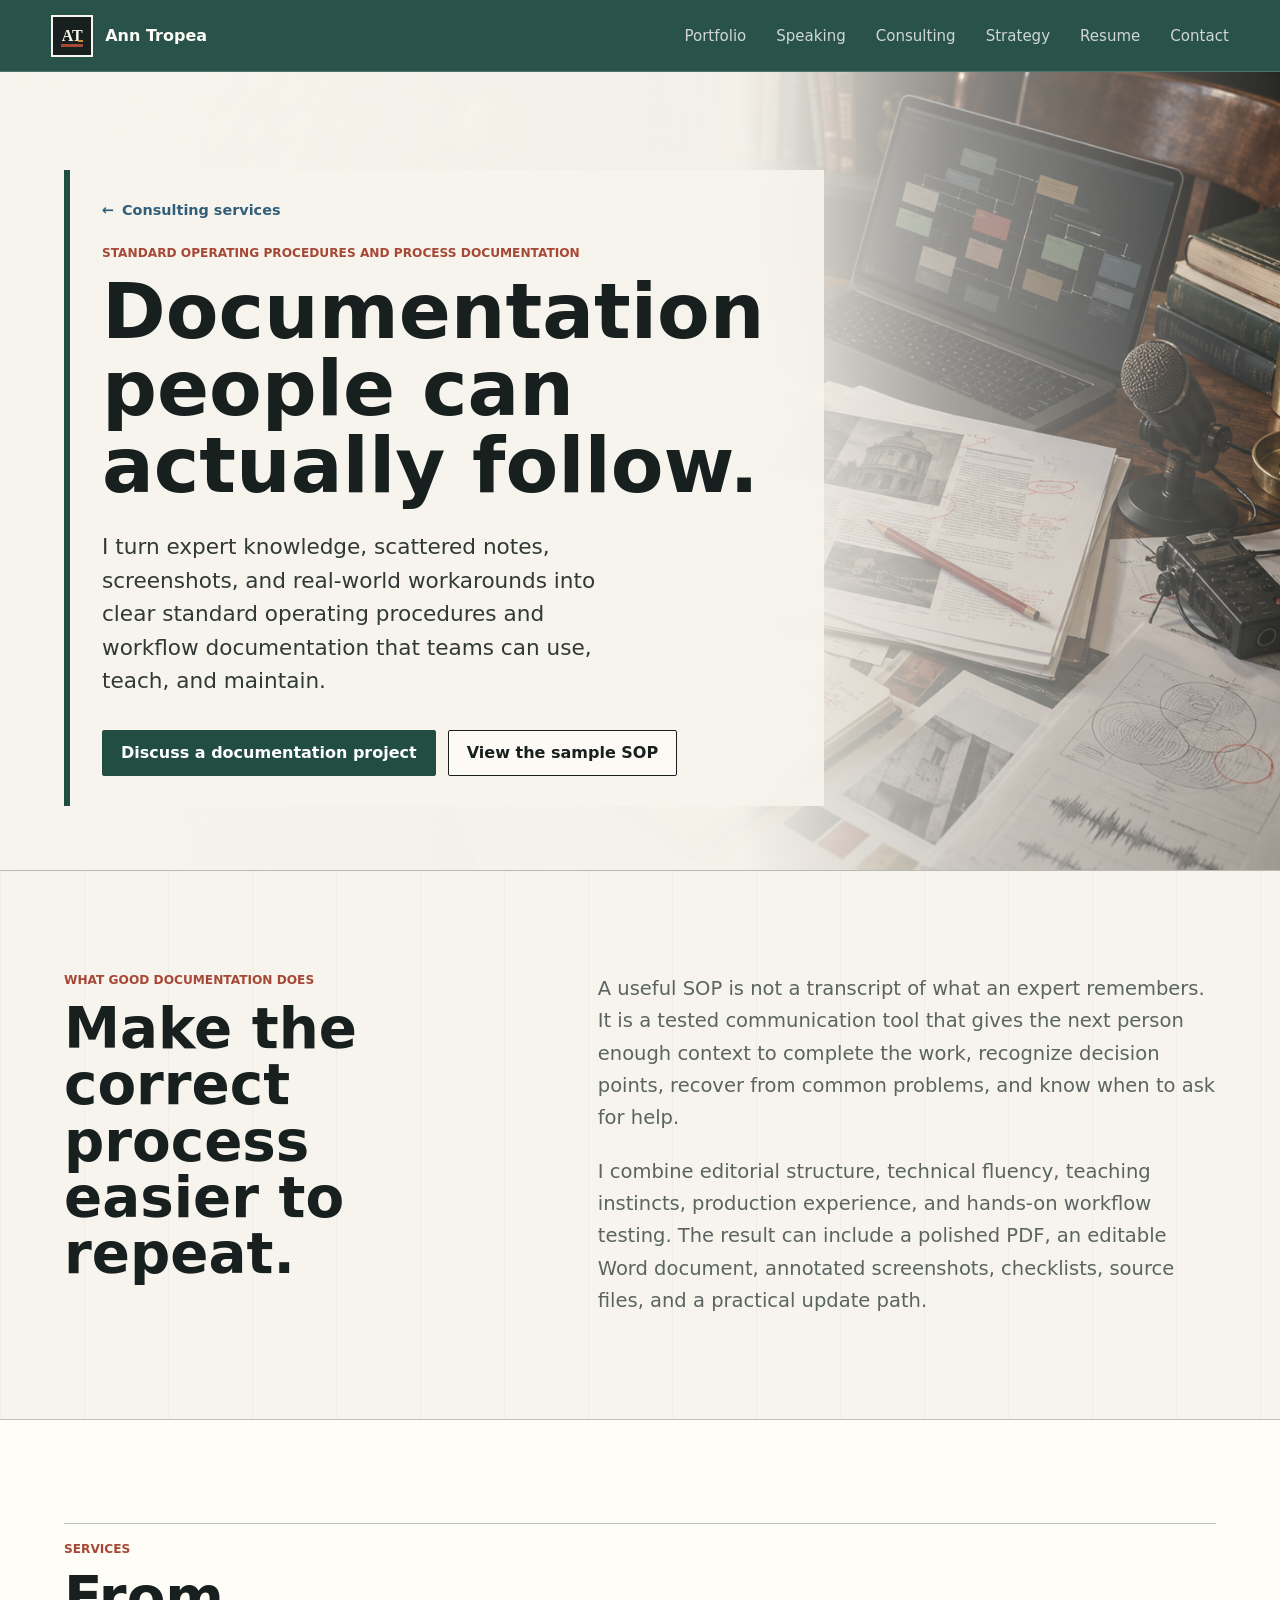
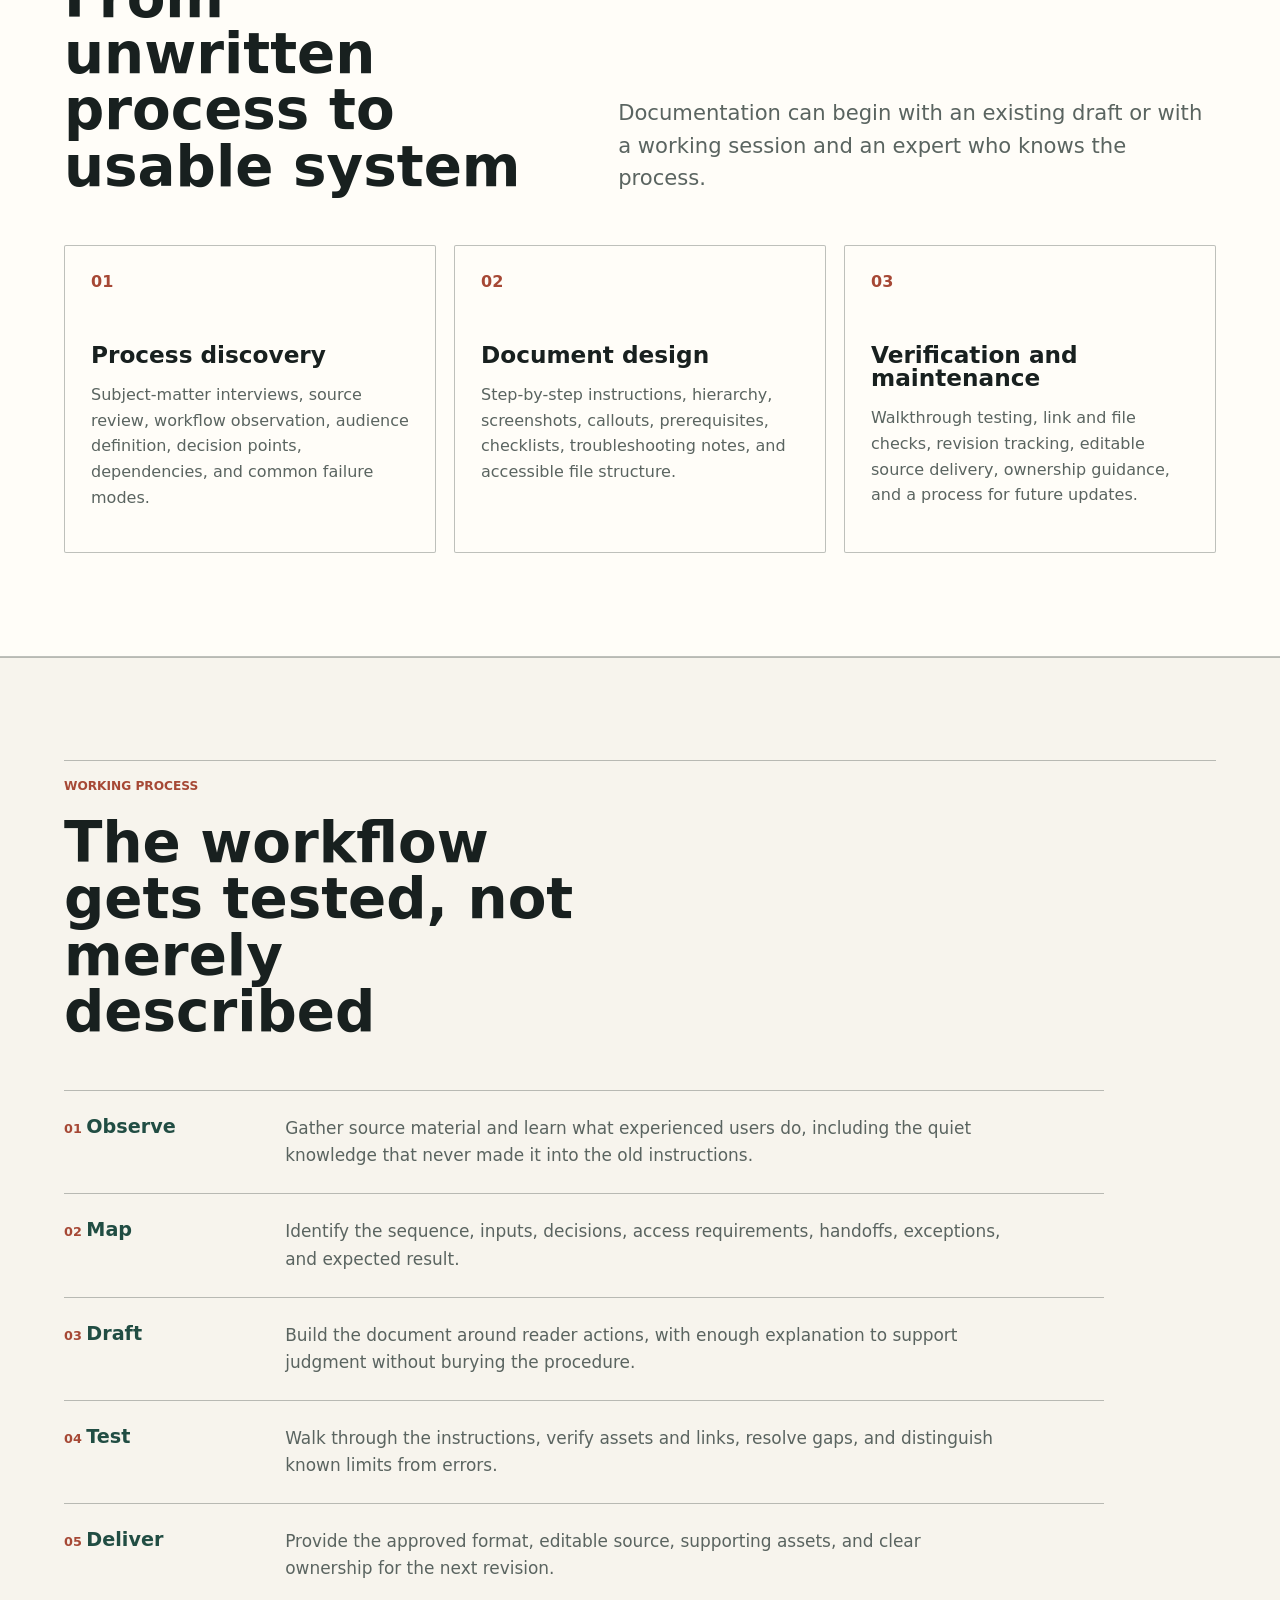
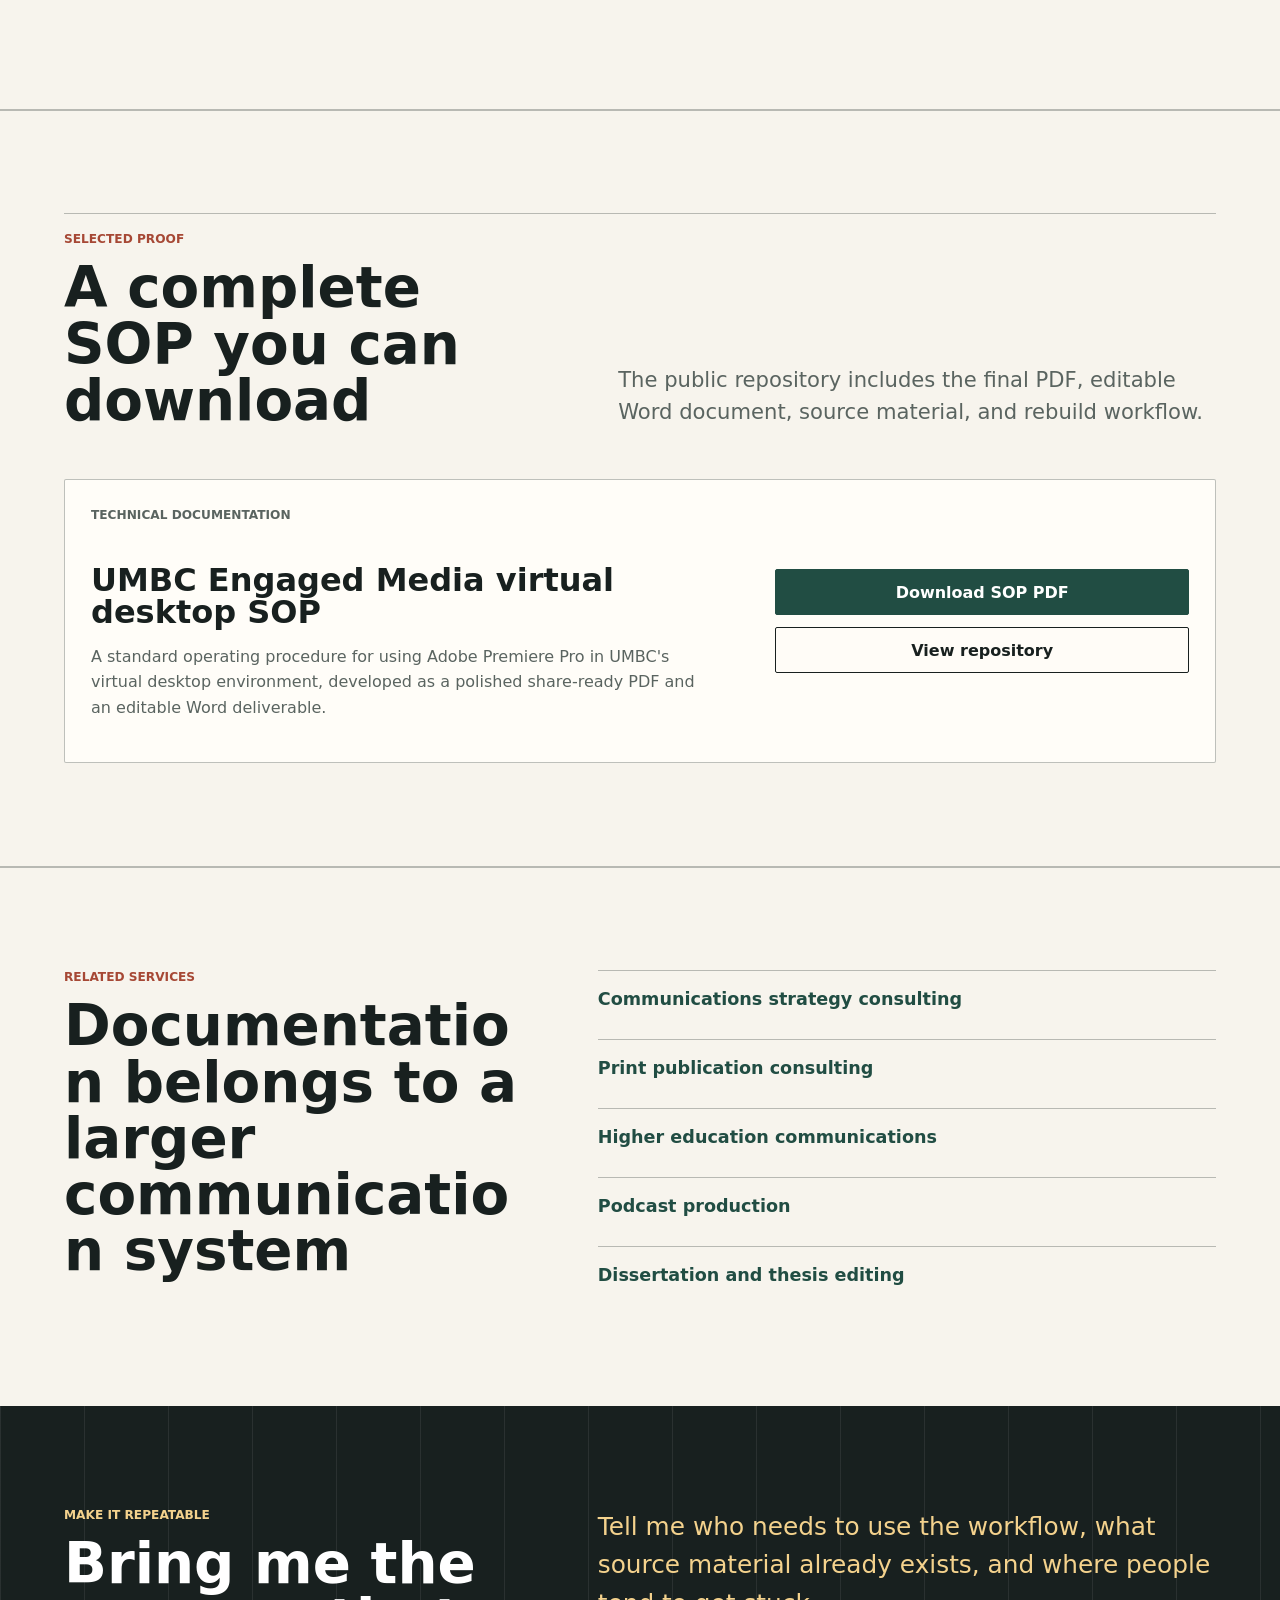
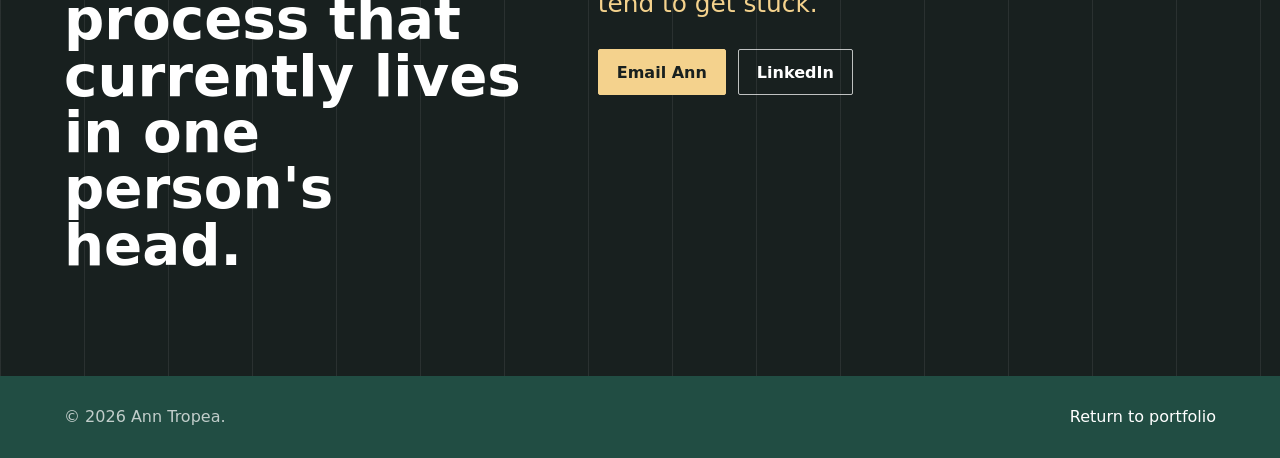
<file: sop-process-documentation/index.html>
<!doctype html>
<html lang="en">
  <head>
    <meta charset="utf-8">
    <meta name="viewport" content="width=device-width, initial-scale=1">
    <script async src="https://www.googletagmanager.com/gtag/js?id=G-M5VMC4W6X3"></script>
    <script>
      window.dataLayer = window.dataLayer || [];
      function gtag(){dataLayer.push(arguments);}
      gtag('js', new Date());
      gtag('config', 'G-M5VMC4W6X3');
    </script>
    <title>Standard Operating Procedure Writer | Ann Tropea</title>
    <meta name="description" content="Standard operating procedure and process documentation consulting for teams that need clear workflows, technical instructions, tested steps, and editable files.">
    <meta name="author" content="Ann Tropea">
    <meta name="robots" content="index, follow, max-image-preview:large, max-snippet:-1, max-video-preview:-1">
    <meta name="googlebot" content="index, follow, max-image-preview:large, max-snippet:-1, max-video-preview:-1">
    <link rel="canonical" href="https://anntropea-oss.github.io/sop-process-documentation/">
    <link rel="sitemap" type="application/xml" href="https://anntropea-oss.github.io/sitemap.xml">
    <meta property="og:type" content="website">
    <meta property="og:site_name" content="Ann Tropea">
    <meta property="og:locale" content="en_US">
    <meta property="og:url" content="https://anntropea-oss.github.io/sop-process-documentation/">
    <meta property="og:title" content="Standard Operating Procedure Writer | Ann Tropea">
    <meta property="og:description" content="Clear, tested SOPs and workflow documentation built around how a team actually works.">
    <meta property="og:image" content="https://anntropea-oss.github.io/assets/social-preview.png">
    <meta property="og:image:alt" content="Ann Tropea editorial and technical communication portfolio preview.">
    <meta name="twitter:card" content="summary_large_image">
    <meta name="twitter:title" content="Standard Operating Procedure Writer | Ann Tropea">
    <meta name="twitter:description" content="Clear, tested SOPs and workflow documentation built around how a team actually works.">
    <meta name="twitter:image" content="https://anntropea-oss.github.io/assets/social-preview.png">
    <link rel="icon" href="../favicon.svg" type="image/svg+xml">
    <link rel="stylesheet" href="../styles.css?v=20260913-4">
    <script type="application/ld+json">
      {
        "@context": "https://schema.org",
        "@graph": [
          {
            "@type": "WebPage",
            "@id": "https://anntropea-oss.github.io/sop-process-documentation/#page",
            "url": "https://anntropea-oss.github.io/sop-process-documentation/",
            "name": "Standard Operating Procedure Writer | Ann Tropea",
            "description": "Standard operating procedure and process documentation consulting for clear, usable, maintainable workflows.",
            "inLanguage": "en-US",
            "isPartOf": {
              "@id": "https://anntropea-oss.github.io/#website"
            },
            "mainEntity": {
              "@id": "https://anntropea-oss.github.io/sop-process-documentation/#service"
            }
          },
          {
            "@type": "Service",
            "@id": "https://anntropea-oss.github.io/sop-process-documentation/#service",
            "name": "SOP and process documentation consulting",
            "serviceType": "Standard operating procedure writing and process documentation",
            "url": "https://anntropea-oss.github.io/sop-process-documentation/",
            "description": "Process discovery, workflow mapping, technical instructions, screenshots, document design, verification, and editable SOP deliverables.",
            "provider": {
              "@id": "https://anntropea-oss.github.io/#person"
            },
            "audience": {
              "@type": "Audience",
              "audienceType": "Higher education, media, nonprofit, and mission-driven teams"
            }
          }
        ]
      }
    </script>
  </head>
  <body>
    <header class="site-header" aria-label="Primary">
      <a class="brand" href="../" aria-label="Ann Tropea home">
        <span class="brand-mark">AT</span>
        <span>Ann Tropea</span>
      </a>
      <nav class="nav-links" aria-label="Site">
        <a href="../#portfolio">Portfolio</a>
        <a href="../#speaking">Speaking</a>
        <a href="../#consulting">Consulting</a>
        <a href="../communications-strategy-consultant/">Strategy</a>
        <a href="../#resume">Resume</a>
        <a href="../#contact">Contact</a>
      </nav>
    </header>

    <main id="top">
      <section class="service-hero" aria-labelledby="service-title">
        <img class="service-hero-image" src="../assets/professional-workbench-hero-v2.png" alt="Workflow notes and technical documentation materials arranged beside a laptop.">
        <div class="service-hero-overlay"></div>
        <div class="service-hero-content">
          <a class="breadcrumb" href="../#consulting">Consulting services</a>
          <p class="kicker">Standard operating procedures and process documentation</p>
          <h1 id="service-title">Documentation people can actually follow.</h1>
          <p class="hero-copy">I turn expert knowledge, scattered notes, screenshots, and real-world workarounds into clear standard operating procedures and workflow documentation that teams can use, teach, and maintain.</p>
          <div class="hero-actions">
            <a class="button primary" href="mailto:anntropea@gmail.com?subject=SOP%20and%20process%20documentation%20inquiry">Discuss a documentation project</a>
            <a class="button secondary" href="#proof">View the sample SOP</a>
          </div>
        </div>
      </section>

      <section class="section service-intro" aria-labelledby="documentation-fit-title">
        <div>
          <p class="kicker">What good documentation does</p>
          <h2 id="documentation-fit-title">Make the correct process easier to repeat.</h2>
        </div>
        <div class="service-copy">
          <p>A useful SOP is not a transcript of what an expert remembers. It is a tested communication tool that gives the next person enough context to complete the work, recognize decision points, recover from common problems, and know when to ask for help.</p>
          <p>I combine editorial structure, technical fluency, teaching instincts, production experience, and hands-on workflow testing. The result can include a polished PDF, an editable Word document, annotated screenshots, checklists, source files, and a practical update path.</p>
        </div>
      </section>

      <section class="section service-details" aria-labelledby="documentation-services-title">
        <div class="section-heading split-heading">
          <div>
            <p class="kicker">Services</p>
            <h2 id="documentation-services-title">From unwritten process to usable system</h2>
          </div>
          <p>Documentation can begin with an existing draft or with a working session and an expert who knows the process.</p>
        </div>
        <div class="detail-grid">
          <article>
            <span class="card-index">01</span>
            <h3>Process discovery</h3>
            <p>Subject-matter interviews, source review, workflow observation, audience definition, decision points, dependencies, and common failure modes.</p>
          </article>
          <article>
            <span class="card-index">02</span>
            <h3>Document design</h3>
            <p>Step-by-step instructions, hierarchy, screenshots, callouts, prerequisites, checklists, troubleshooting notes, and accessible file structure.</p>
          </article>
          <article>
            <span class="card-index">03</span>
            <h3>Verification and maintenance</h3>
            <p>Walkthrough testing, link and file checks, revision tracking, editable source delivery, ownership guidance, and a process for future updates.</p>
          </article>
        </div>
      </section>

      <section class="section process-band" aria-labelledby="documentation-process-title">
        <div class="section-heading">
          <p class="kicker">Working process</p>
          <h2 id="documentation-process-title">The workflow gets tested, not merely described</h2>
        </div>
        <ol class="process-list">
          <li><span>Observe</span><p>Gather source material and learn what experienced users do, including the quiet knowledge that never made it into the old instructions.</p></li>
          <li><span>Map</span><p>Identify the sequence, inputs, decisions, access requirements, handoffs, exceptions, and expected result.</p></li>
          <li><span>Draft</span><p>Build the document around reader actions, with enough explanation to support judgment without burying the procedure.</p></li>
          <li><span>Test</span><p>Walk through the instructions, verify assets and links, resolve gaps, and distinguish known limits from errors.</p></li>
          <li><span>Deliver</span><p>Provide the approved format, editable source, supporting assets, and clear ownership for the next revision.</p></li>
        </ol>
      </section>

      <section class="section portfolio service-proof" id="proof" aria-labelledby="documentation-proof-title">
        <div class="section-heading split-heading">
          <div>
            <p class="kicker">Selected proof</p>
            <h2 id="documentation-proof-title">A complete SOP you can download</h2>
          </div>
          <p>The public repository includes the final PDF, editable Word document, source material, and rebuild workflow.</p>
        </div>
        <div class="proof-feature">
          <div>
            <p class="portfolio-type">Technical documentation</p>
            <h3>UMBC Engaged Media virtual desktop SOP</h3>
            <p>A standard operating procedure for using Adobe Premiere Pro in UMBC's virtual desktop environment, developed as a polished share-ready PDF and an editable Word deliverable.</p>
          </div>
          <div class="proof-actions">
            <a class="button primary" href="https://github.com/anntropea-oss/umbc-engaged-media-virtual-desktop-sop/raw/refs/heads/main/output/pdf/UMBC_Engaged_Media_Virtual_Desktop_SOP.pdf" target="_blank" rel="noreferrer">Download SOP PDF</a>
            <a class="button secondary" href="https://github.com/anntropea-oss/umbc-engaged-media-virtual-desktop-sop" target="_blank" rel="noreferrer">View repository</a>
          </div>
        </div>
      </section>

      <section class="section related-services" aria-labelledby="documentation-related-title">
        <div>
          <p class="kicker">Related services</p>
          <h2 id="documentation-related-title">Documentation belongs to a larger communication system</h2>
        </div>
        <div class="related-links">
          <a href="../communications-strategy-consultant/">Communications strategy consulting</a>
          <a href="../print-publication-consulting/">Print publication consulting</a>
          <a href="../higher-education-communications/">Higher education communications</a>
          <a href="../podcast-production/">Podcast production</a>
          <a href="../dissertation-thesis-editing/">Dissertation and thesis editing</a>
        </div>
      </section>

      <section class="section contact" aria-labelledby="documentation-contact-title">
        <div>
          <p class="kicker">Make it repeatable</p>
          <h2 id="documentation-contact-title">Bring me the process that currently lives in one person's head.</h2>
        </div>
        <div class="contact-panel">
          <p>Tell me who needs to use the workflow, what source material already exists, and where people tend to get stuck.</p>
          <div class="resume-actions">
            <a class="button primary" href="mailto:anntropea@gmail.com?subject=SOP%20and%20process%20documentation%20inquiry">Email Ann</a>
            <a class="button secondary" href="https://www.linkedin.com/in/ann-tropea" target="_blank" rel="noreferrer">LinkedIn</a>
          </div>
        </div>
      </section>
    </main>

    <footer class="site-footer">
      <p>&copy; 2026 Ann Tropea.</p>
      <a href="../">Return to portfolio</a>
    </footer>
  </body>
</html>
</file>
<file: styles.css>
:root {
  color-scheme: light;
  --ink: #18201f;
  --muted: #5a6460;
  --paper: #f7f4ed;
  --panel: #fffdf8;
  --line: #ded8ca;
  --line-strong: rgba(24, 32, 31, 0.28);
  --forest: #214d43;
  --blue: #315f7a;
  --brick: #a64835;
  --gold: #c89237;
  --shadow: 0 14px 34px rgba(24, 32, 31, 0.1);
  font-family: Inter, ui-sans-serif, system-ui, -apple-system, BlinkMacSystemFont, "Segoe UI", sans-serif;
}

* {
  box-sizing: border-box;
}

html {
  scroll-behavior: smooth;
}

body {
  margin: 0;
  color: var(--ink);
  background:
    linear-gradient(90deg, rgba(24, 32, 31, 0.035) 1px, transparent 1px) 0 0 / 84px 84px,
    var(--paper);
}

a {
  color: inherit;
}

.site-header {
  position: sticky;
  top: 0;
  z-index: 10;
  display: flex;
  align-items: center;
  justify-content: space-between;
  gap: 24px;
  min-height: 72px;
  padding: 14px clamp(20px, 4vw, 56px);
  color: var(--panel);
  background: rgba(33, 77, 67, 0.96);
  border-bottom: 1px solid rgba(255, 253, 248, 0.18);
  backdrop-filter: blur(18px);
}

.site-header[data-scrolled="true"] {
  background: rgba(24, 32, 31, 0.96);
}

.brand,
.nav-links,
.hero-actions {
  display: flex;
  align-items: center;
}

.brand {
  gap: 12px;
  font-weight: 800;
  text-decoration: none;
}

.brand-mark {
  position: relative;
  display: grid;
  place-items: center;
  width: 42px;
  height: 42px;
  overflow: hidden;
  color: var(--paper);
  background: var(--ink);
  border: 2px solid var(--paper);
  border-radius: 0;
  font-family: Georgia, "Times New Roman", serif;
  font-size: 1rem;
  font-weight: 800;
  line-height: 1;
  letter-spacing: 0;
}

.brand-mark::before,
.brand-mark::after {
  position: absolute;
  content: "";
  left: 8px;
  right: 8px;
  bottom: 8px;
  height: 3px;
  background: var(--brick);
}

.brand-mark::after {
  left: 25px;
  right: 8px;
  bottom: 13px;
  height: 2px;
  background: var(--gold);
}

.nav-links {
  flex-wrap: wrap;
  gap: clamp(12px, 3vw, 30px);
  font-size: 0.94rem;
}

.nav-links a {
  color: rgba(255, 253, 248, 0.78);
  text-decoration: none;
}

.nav-links a:hover {
  color: #fff;
}

.hero {
  position: relative;
  min-height: min(720px, calc(100vh - 72px));
  overflow: hidden;
  display: grid;
  align-items: end;
  padding: clamp(78px, 10vw, 126px) clamp(20px, 5vw, 72px) clamp(42px, 6vw, 76px);
  border-bottom: 1px solid var(--line-strong);
}

.hero-image,
.hero-overlay {
  position: absolute;
  inset: 0;
}

.hero-image {
  left: auto;
  width: 100%;
  height: 100%;
  object-fit: cover;
  object-position: center;
}

.hero-overlay {
  background:
    linear-gradient(90deg, rgba(247, 244, 237, 1) 0%, rgba(247, 244, 237, 0.99) 46%, rgba(247, 244, 237, 0.9) 58%, rgba(247, 244, 237, 0.18) 82%),
    linear-gradient(0deg, rgba(24, 32, 31, 0.34), rgba(24, 32, 31, 0.04));
}

.hero-content {
  position: relative;
  width: 100%;
  max-width: 680px;
  padding: clamp(18px, 3vw, 30px) clamp(18px, 3vw, 32px);
  border-left: 6px solid var(--forest);
  background: rgba(247, 244, 237, 0.92);
  backdrop-filter: blur(3px);
}

.service-hero {
  position: relative;
  min-height: 610px;
  overflow: hidden;
  display: grid;
  align-items: end;
  padding: 98px clamp(20px, 5vw, 72px) 64px;
  border-bottom: 1px solid var(--line-strong);
}

.service-hero-image,
.service-hero-overlay {
  position: absolute;
  inset: 0;
}

.service-hero-image {
  width: 100%;
  height: 100%;
  object-fit: cover;
}

.service-hero-overlay {
  background:
    linear-gradient(90deg, rgba(247, 244, 237, 1) 0%, rgba(247, 244, 237, 0.98) 58%, rgba(247, 244, 237, 0.58) 74%, rgba(247, 244, 237, 0.14) 100%),
    linear-gradient(0deg, rgba(24, 32, 31, 0.26), transparent);
}

.service-hero-content {
  position: relative;
  width: 100%;
  max-width: 760px;
  padding: clamp(18px, 3vw, 30px) clamp(18px, 3vw, 32px);
  border-left: 6px solid var(--forest);
  background: rgba(247, 244, 237, 0.92);
  backdrop-filter: blur(3px);
}

.service-hero h1 {
  max-width: 14ch;
  font-size: 4.8rem;
  overflow-wrap: normal;
  word-break: normal;
}

.breadcrumb {
  display: inline-flex;
  margin-bottom: 28px;
  color: var(--blue);
  font-size: 0.9rem;
  font-weight: 800;
  text-decoration: none;
}

.breadcrumb::before {
  content: "\2190";
  margin-right: 8px;
}

.breadcrumb:hover {
  text-decoration: underline;
}

.kicker {
  margin: 0 0 14px;
  color: var(--brick);
  font-size: 0.76rem;
  font-weight: 800;
  letter-spacing: 0;
  text-transform: uppercase;
}

h1,
h2,
h3,
p {
  overflow-wrap: anywhere;
}

h1,
h2,
h3 {
  margin: 0;
  line-height: 1;
}

h1 {
  max-width: 13ch;
  font-size: clamp(3rem, 7vw, 5.7rem);
}

h2 {
  max-width: 13ch;
  font-size: clamp(2rem, 4.4vw, 4.6rem);
}

h3 {
  font-size: clamp(1.18rem, 2vw, 1.45rem);
}

.hero-copy {
  max-width: 34rem;
  margin: 26px 0 0;
  color: #303936;
  font-size: clamp(1.05rem, 2vw, 1.35rem);
  line-height: 1.55;
}

.hero-actions {
  flex-wrap: wrap;
  gap: 12px;
  margin-top: 32px;
}

.button {
  display: inline-flex;
  align-items: center;
  justify-content: center;
  min-height: 46px;
  padding: 12px 18px;
  border: 1px solid var(--ink);
  border-radius: 2px;
  font-weight: 800;
  text-decoration: none;
}

.button.primary {
  color: #fff;
  background: var(--forest);
  border-color: var(--forest);
}

.button.secondary {
  background: rgba(255, 253, 248, 0.68);
}

.section {
  padding: clamp(58px, 8vw, 112px) clamp(20px, 5vw, 72px);
}

.intro,
.contact {
  display: grid;
  grid-template-columns: minmax(220px, 0.85fr) minmax(280px, 1.15fr);
  gap: clamp(26px, 6vw, 82px);
  align-items: start;
}

.profile-copy p,
.contact-panel p {
  margin: 0;
  color: var(--muted);
  font-size: clamp(1.1rem, 2.2vw, 1.55rem);
  line-height: 1.55;
}

.profile-copy {
  display: grid;
  grid-template-columns: minmax(150px, 0.48fr) minmax(240px, 1fr);
  gap: clamp(20px, 4vw, 38px);
  align-items: start;
}

.profile-copy img {
  width: 100%;
  max-width: 260px;
  aspect-ratio: 4 / 5;
  object-fit: cover;
  object-position: 50% 22%;
  border-radius: 2px;
  border: 1px solid var(--line-strong);
  box-shadow: var(--shadow);
}

.section-heading {
  display: grid;
  gap: 8px;
  margin-bottom: clamp(28px, 5vw, 50px);
  padding-top: 18px;
  border-top: 1px solid var(--line-strong);
}

.split-heading {
  grid-template-columns: minmax(260px, 0.82fr) minmax(280px, 1fr);
  gap: clamp(24px, 5vw, 72px);
  align-items: end;
}

.split-heading > p,
.split-heading > div > p + h2 + p {
  margin: 0;
  color: var(--muted);
  font-size: clamp(1.03rem, 1.9vw, 1.32rem);
  line-height: 1.55;
}

.work-grid {
  display: grid;
  grid-template-columns: repeat(4, minmax(0, 1fr));
  gap: 1px;
  background: var(--line-strong);
  border: 1px solid var(--line-strong);
}

.work-card {
  min-height: 310px;
  padding: 24px;
  background: var(--panel);
}

.card-index {
  display: inline-block;
  margin-bottom: 58px;
  color: var(--brick);
  font-weight: 900;
}

.work-card p,
.process-list p,
.lesson-columns p,
.portfolio-card p,
.speaking-card p,
.service-card p,
.site-footer {
  color: var(--muted);
  line-height: 1.6;
}

.portfolio {
  background: var(--paper);
  border-block: 1px solid var(--line-strong);
}

.portfolio-grid,
.service-grid,
.qualification-grid,
.repo-grid,
.speaking-grid {
  display: grid;
  gap: 18px;
}

.portfolio-grid {
  grid-template-columns: repeat(3, minmax(0, 1fr));
}

.portfolio-card,
.speaking-card,
.service-card,
.qualification-grid article,
.repo-card {
  background: var(--panel);
  border: 1px solid var(--line-strong);
  border-radius: 2px;
  padding: 24px;
}

.portfolio-card {
  display: grid;
  align-content: space-between;
  min-height: 350px;
}

.portfolio-card:nth-child(3n + 1),
.repo-card:nth-child(3n + 1),
.service-card:nth-child(3n + 1) {
  border-top: 6px solid var(--forest);
}

.portfolio-card:nth-child(3n + 2),
.repo-card:nth-child(3n + 2),
.service-card:nth-child(3n + 2) {
  border-top: 6px solid var(--blue);
}

.portfolio-card:nth-child(3n),
.repo-card:nth-child(3n),
.service-card:nth-child(3n) {
  border-top: 6px solid var(--gold);
}

.portfolio-card > a,
.speaking-card > a {
  margin-top: 24px;
  color: var(--forest);
  font-weight: 900;
  text-decoration: none;
}

.portfolio-card a:hover,
.speaking-card a:hover,
.repo-card a:hover,
.text-link:hover {
  text-decoration: underline;
}

.portfolio-type {
  margin: 0 0 38px;
  color: var(--brick);
  font-size: 0.76rem;
  font-weight: 900;
  text-transform: uppercase;
}

.sample-links {
  display: grid;
  gap: 10px;
  margin-top: 24px;
}

.sample-links a {
  color: var(--forest);
  font-weight: 900;
  line-height: 1.25;
  text-decoration: none;
}

.consulting {
  background: var(--panel);
}

.speaking {
  background: var(--panel);
  border-top: 1px solid var(--line-strong);
}

.speaking-grid {
  grid-template-columns: repeat(4, minmax(0, 1fr));
}

.speaking-card {
  display: flex;
  flex-direction: column;
  min-height: 300px;
}

.speaking-card {
  justify-content: space-between;
}

.speaking-card > a {
  margin-top: auto;
}

.ethos {
  background: var(--ink);
  color: #fff;
  border-block: 1px solid var(--ink);
}

.ethos .kicker {
  color: #f4d28d;
}

.ethos .split-heading > p {
  color: rgba(255, 255, 255, 0.76);
}

.ethos h2 {
  max-width: 12ch;
}

.ethos-grid {
  display: grid;
  grid-template-columns: repeat(4, minmax(0, 1fr));
  gap: 1px;
  background: rgba(255, 253, 248, 0.2);
  border: 1px solid rgba(255, 253, 248, 0.2);
}

.ethos-card {
  min-height: 330px;
  padding: 24px;
  background: #202927;
}

.ethos-card:nth-child(2),
.ethos-card:nth-child(4) {
  background: #1b2523;
}

.ethos-card h3 {
  max-width: 18ch;
  color: #fff;
}

.ethos-card p {
  margin: 28px 0 0;
  color: rgba(255, 255, 255, 0.74);
  line-height: 1.6;
}

.service-grid {
  grid-template-columns: repeat(3, minmax(0, 1fr));
}

.service-card {
  display: flex;
  flex-direction: column;
  min-height: 250px;
}

.service-card > a {
  margin-top: auto;
  padding-top: 22px;
  color: var(--forest);
  font-weight: 900;
  text-decoration: none;
}

.service-card > a:hover {
  text-decoration: underline;
}

.service-intro,
.related-services {
  display: grid;
  grid-template-columns: minmax(260px, 0.85fr) minmax(300px, 1.15fr);
  gap: clamp(28px, 6vw, 82px);
  align-items: start;
}

.service-copy {
  display: grid;
  gap: 22px;
}

.service-copy p {
  margin: 0;
  color: var(--muted);
  font-size: 1.22rem;
  line-height: 1.65;
}

.service-details {
  background: var(--panel);
  border-block: 1px solid var(--line-strong);
}

.detail-grid,
.proof-grid {
  display: grid;
  grid-template-columns: repeat(3, minmax(0, 1fr));
  gap: 18px;
}

.detail-grid article,
.proof-item,
.proof-feature {
  background: var(--panel);
  border: 1px solid var(--line-strong);
  border-radius: 2px;
  padding: 26px;
}

.detail-grid article {
  min-height: 300px;
}

.detail-grid .card-index {
  margin-bottom: 52px;
}

.detail-grid p,
.proof-item p,
.proof-feature p {
  color: var(--muted);
  line-height: 1.6;
}

.proof-item {
  display: flex;
  flex-direction: column;
  min-height: 320px;
}

.proof-item > a {
  margin-top: auto;
  padding-top: 22px;
  color: var(--forest);
  font-weight: 900;
  text-decoration: none;
}

.proof-item > a:hover {
  text-decoration: underline;
}

.proof-feature {
  display: grid;
  grid-template-columns: minmax(300px, 1.2fr) minmax(240px, 0.8fr);
  gap: clamp(26px, 5vw, 68px);
  align-items: center;
}

.proof-feature h3 {
  max-width: 24ch;
  font-size: 2rem;
}

.proof-actions,
.related-links {
  display: grid;
  gap: 12px;
}

.related-services {
  background: var(--paper);
  border-top: 1px solid var(--line-strong);
}

.related-links a {
  padding: 18px 0;
  color: var(--forest);
  border-top: 1px solid var(--line-strong);
  font-size: 1.1rem;
  font-weight: 900;
  text-decoration: none;
}

.related-links a:hover {
  text-decoration: underline;
}

.resume {
  background: var(--panel);
  border-top: 1px solid var(--line-strong);
}

.github {
  background: var(--paper);
  border-top: 1px solid var(--line-strong);
}

.repo-grid {
  grid-template-columns: repeat(3, minmax(0, 1fr));
}

.repo-card {
  display: grid;
  align-content: space-between;
  min-height: 300px;
}

.repo-card h3 {
  overflow-wrap: normal;
  word-break: normal;
  font-size: clamp(1.08rem, 1.6vw, 1.32rem);
}

.repo-card a,
.text-link {
  color: var(--forest);
  font-weight: 900;
  text-decoration: none;
}

.repo-card > a,
.repo-links {
  margin-top: 22px;
}

.repo-links {
  display: grid;
  gap: 10px;
}

.text-link {
  display: inline-flex;
  margin-top: 28px;
}

.resume-actions {
  display: flex;
  flex-wrap: wrap;
  gap: 12px;
  justify-content: flex-start;
}

.qualification-grid {
  grid-template-columns: repeat(4, minmax(0, 1fr));
}

.qualification-grid h3 {
  margin-bottom: 18px;
}

.qualification-grid ul {
  margin: 0;
  padding-left: 20px;
  color: var(--muted);
  line-height: 1.58;
}

.qualification-grid li + li {
  margin-top: 10px;
}

.process-band {
  background: var(--paper);
  border-block: 1px solid var(--line-strong);
}

.process-list {
  display: grid;
  gap: 0;
  max-width: 1040px;
  margin: 0;
  padding: 0;
  list-style: none;
  counter-reset: process;
}

.process-list li {
  counter-increment: process;
  display: grid;
  grid-template-columns: 170px minmax(0, 1fr);
  gap: clamp(18px, 4vw, 52px);
  padding: 24px 0;
  border-top: 1px solid var(--line-strong);
}

.process-list span {
  color: var(--forest);
  font-size: 1.2rem;
  font-weight: 900;
}

.process-list span::before {
  content: counter(process, decimal-leading-zero) " ";
  color: var(--brick);
  font-size: 0.8rem;
}

.process-list p {
  max-width: 720px;
  margin: 0;
  font-size: 1.06rem;
}

.lesson-columns {
  display: grid;
  grid-template-columns: repeat(3, minmax(0, 1fr));
  gap: clamp(22px, 4vw, 48px);
}

.lesson-columns div {
  border-top: 6px solid var(--gold);
  padding-top: 22px;
}

.lesson-columns div:nth-child(2) {
  border-top-color: var(--forest);
}

.lesson-columns div:nth-child(3) {
  border-top-color: var(--blue);
}

.contact {
  background:
    linear-gradient(90deg, rgba(255, 253, 248, 0.08) 1px, transparent 1px) 0 0 / 84px 84px,
    var(--ink);
  color: #fff;
}

.contact .kicker,
.contact-panel p {
  color: #f4d28d;
}

.contact-panel {
  display: grid;
  gap: 26px;
  justify-items: start;
}

.contact .button.primary {
  color: var(--ink);
  background: #f4d28d;
  border-color: #f4d28d;
}

.contact .button.secondary {
  color: #fff;
  background: transparent;
  border-color: rgba(255, 255, 255, 0.72);
}

.site-footer {
  display: flex;
  justify-content: space-between;
  gap: 20px;
  padding: 28px clamp(20px, 5vw, 72px);
  background: var(--forest);
  color: rgba(255, 255, 255, 0.72);
}

.site-footer p {
  margin: 0;
}

.site-footer a {
  color: #fff;
  text-decoration: none;
}

@media (max-width: 980px) {
  .work-grid,
  .lesson-columns,
  .portfolio-grid,
  .qualification-grid,
  .repo-grid,
  .ethos-grid,
  .speaking-grid {
    grid-template-columns: repeat(2, minmax(0, 1fr));
  }

  .service-grid {
    grid-template-columns: 1fr;
  }

  .service-hero h1 {
    font-size: 4rem;
  }

  .detail-grid,
  .proof-grid {
    grid-template-columns: repeat(2, minmax(0, 1fr));
  }
}

@media (max-width: 720px) {
  .site-header {
    position: static;
    align-items: flex-start;
    flex-direction: column;
  }

  .nav-links {
    width: 100%;
    flex-wrap: wrap;
    justify-content: flex-start;
    gap: 12px 24px;
  }

  .hero {
    min-height: 650px;
    align-items: start;
    padding-top: 88px;
  }

  .hero-content {
    max-width: min(350px, calc(100vw - 40px));
    padding: 18px;
  }

  .hero-overlay {
    background: linear-gradient(180deg, rgba(247, 244, 237, 1) 0%, rgba(247, 244, 237, 0.98) 58%, rgba(247, 244, 237, 0.42) 82%, rgba(247, 244, 237, 0.08) 100%);
  }

  h1 {
    max-width: 8.2ch;
    font-size: clamp(2.28rem, 11vw, 2.85rem);
    line-height: 1.06;
  }

  .hero-copy {
    max-width: 100%;
  }

  .service-hero {
    min-height: 660px;
    align-items: start;
    padding-top: 74px;
  }

  .service-hero-overlay {
    background: linear-gradient(180deg, rgba(247, 244, 237, 1) 0%, rgba(247, 244, 237, 0.98) 70%, rgba(247, 244, 237, 0.52) 90%, rgba(247, 244, 237, 0.14) 100%);
  }

  .service-hero h1 {
    max-width: 100%;
    font-size: 2.45rem;
  }

  .service-hero-content {
    padding: 18px;
  }

  .intro,
  .contact,
  .process-list li,
  .split-heading,
  .service-intro,
  .related-services,
  .proof-feature {
    grid-template-columns: 1fr;
  }

  .profile-copy {
    grid-template-columns: 1fr;
  }

  .work-grid,
  .lesson-columns,
  .portfolio-grid,
  .qualification-grid,
  .repo-grid,
  .ethos-grid,
  .speaking-grid {
    grid-template-columns: 1fr;
  }

  .detail-grid,
  .proof-grid {
    grid-template-columns: 1fr;
  }

  .work-card {
    min-height: 240px;
  }

  .card-index {
    margin-bottom: 34px;
  }

  .site-footer {
    flex-direction: column;
  }
}
</file>
